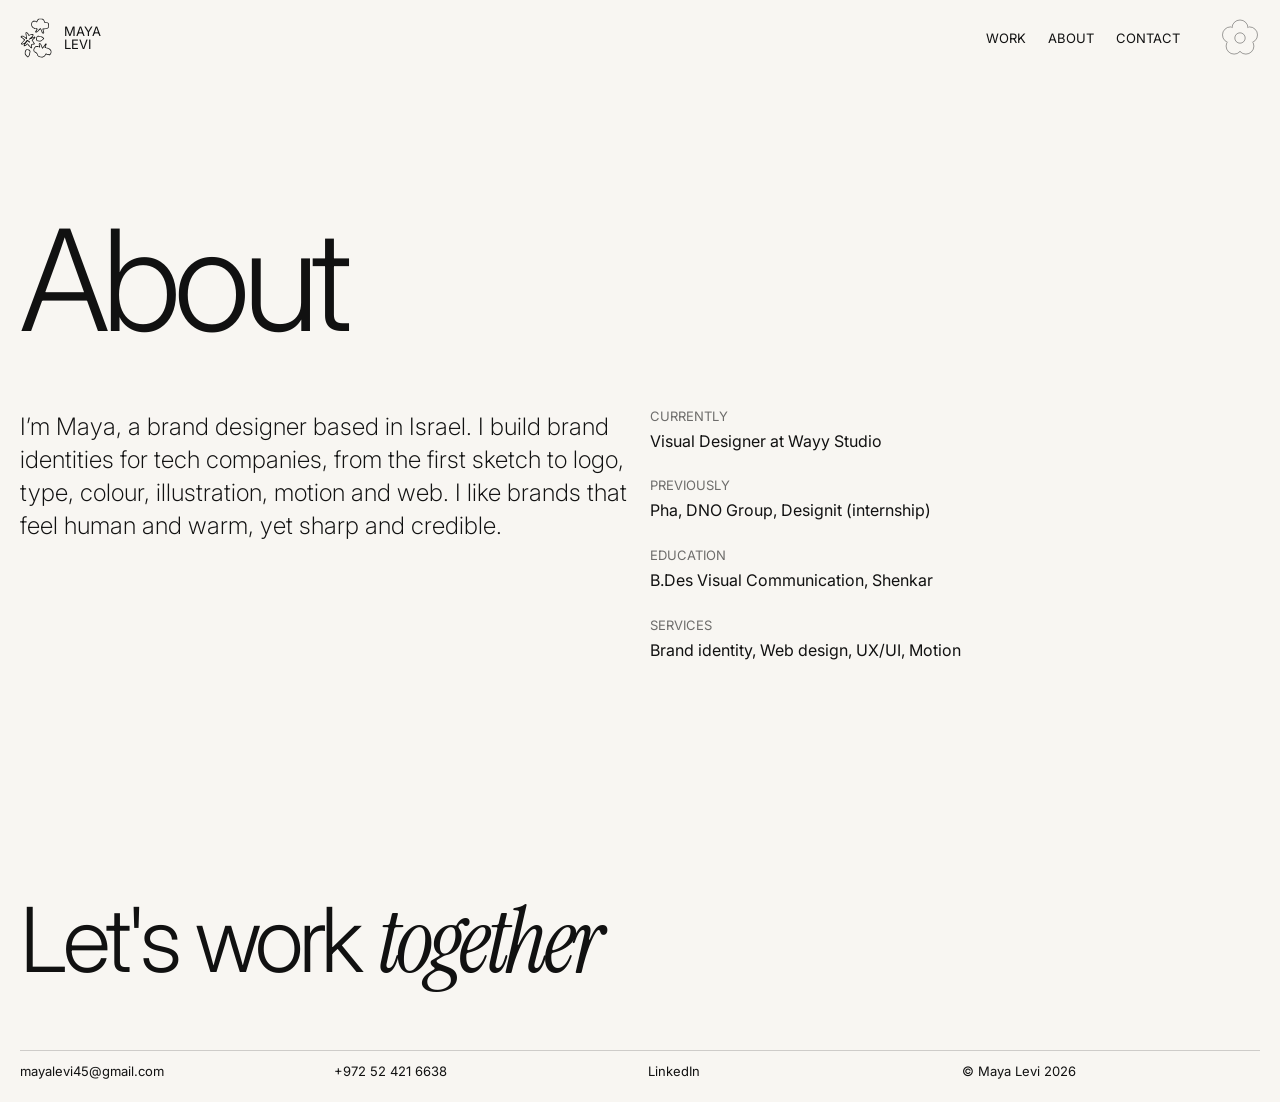
<file: AboutMe.html>
<!doctype html>
<html lang="en">
<head>
<meta charset="utf-8" />
<meta name="viewport" content="width=device-width, initial-scale=1" />
<title>About | Maya Levi</title>
<link rel="icon" href="favicon.svg" type="image/svg+xml" />
<link rel="icon" href="favicon-32.png" sizes="32x32" type="image/png" />
<link rel="apple-touch-icon" href="apple-touch-icon.png" />
<link rel="preconnect" href="https://fonts.googleapis.com" />
<link rel="preconnect" href="https://fonts.gstatic.com" crossorigin />
<link href="https://fonts.googleapis.com/css2?family=Inter:wght@100..900&family=Instrument+Serif:ital@0;1&display=swap" rel="stylesheet" />
<link rel="stylesheet" href="site.css" />
</head>
<body>

<header>
  <a class="brand" href="index.html" aria-label="Maya Levi, home"><svg class="mark" aria-hidden="true" xmlns="http://www.w3.org/2000/svg" viewBox="96 12 503 629"><path fill="currentColor" fill-rule="evenodd" d="M214 631C213 631 211 630 210 628C209 626 205 622 201 618C187 603 181 595 178 590C178 588 177 586 176 585C171 578 171 578 172 561C172 545 172 544 174 538C176 535 177 531 178 528C179 526 180 522 181 521C183 519 184 516 185 514C188 507 201 503 212 506C215 507 221 507 226 508C232 508 237 509 238 509C239 510 242 512 245 513C249 516 256 523 259 529C261 533 260 551 257 556C255 560 255 565 254 573C253 590 247 605 236 617C226 628 220 632 214 631ZM415 631C413 631 410 629 408 628C405 627 402 626 401 626C400 626 398 625 396 624C394 622 391 621 389 620C384 618 370 606 369 602C369 600 368 596 366 593C365 590 364 586 363 584C362 579 355 569 349 565C344 560 334 554 330 554C327 553 316 545 316 543C316 542 315 540 313 538C310 534 307 523 307 516C307 509 310 498 312 493C314 491 315 488 316 486C316 483 317 481 318 480C320 478 321 476 322 475C324 470 333 462 337 460C339 459 342 458 344 457C346 455 348 454 360 454C373 454 374 454 378 456C382 458 385 459 390 460C399 460 400 459 397 452C395 448 393 439 392 428C391 419 397 405 403 404C408 402 426 416 428 423C428 425 430 428 431 430C433 432 434 435 434 438C435 440 436 443 437 444C438 446 440 449 441 453C442 456 443 459 444 460C444 462 446 465 446 468C449 477 452 477 458 468C460 466 462 463 462 462C463 461 466 457 469 452C472 447 476 442 478 440C480 437 482 433 484 431C485 429 487 426 488 425C489 423 490 422 490 422C490 421 492 419 494 416C498 412 499 412 503 412C508 412 509 412 512 416C516 421 517 423 514 428C513 429 512 431 512 432C512 433 510 437 508 442C506 446 504 452 502 455C501 458 499 462 498 465C496 468 496 469 497 470C498 471 499 472 500 472C501 472 504 473 506 474C509 476 513 477 516 478C519 478 524 479 528 481C532 483 536 484 538 484C541 485 545 486 547 487C549 489 555 491 558 493C570 499 580 509 587 523C590 530 590 530 590 546C589 561 589 563 587 568C579 584 578 587 571 592C566 596 566 596 554 596C543 595 541 595 538 593C535 592 532 591 529 591C522 591 518 590 514 587C509 583 508 583 503 590C497 600 493 605 486 612C480 618 469 626 467 626C467 626 464 627 461 629C457 631 456 632 437 632C426 632 416 632 415 631ZM454 619C456 618 459 617 461 616C466 615 477 606 484 597C490 590 491 588 496 578C498 575 500 571 501 571C504 569 509 569 511 570C512 571 515 573 518 575C523 578 526 579 530 580C534 580 539 582 542 583C545 584 550 584 555 584C562 584 562 584 568 579C572 574 573 571 574 568C575 565 576 561 577 560C579 557 580 555 580 544C580 533 579 532 577 529C575 526 574 524 574 523C574 521 562 508 558 506C556 505 553 503 551 502C549 501 546 500 545 499C543 499 540 498 538 497C536 496 521 491 512 489C509 488 504 486 502 485C500 484 496 483 495 483C493 483 490 482 489 482C482 479 481 468 487 462C488 460 490 457 490 454C491 452 492 449 493 447C494 446 495 442 496 440L496 436L493 439C491 440 489 443 488 444C487 446 486 449 484 451C481 454 479 457 472 468C469 472 465 478 463 480C462 482 459 486 458 488C456 493 453 494 449 494C445 494 444 493 442 487C441 485 440 482 439 481C438 479 436 476 436 472C435 469 434 466 433 465C432 463 431 460 430 457C429 454 428 450 427 448C425 447 424 443 424 441C423 439 422 436 421 435C420 434 419 431 418 429C417 425 409 418 407 418C403 418 403 436 407 444C409 450 413 464 413 468C413 472 411 474 407 475C404 476 401 475 395 472C393 471 388 470 383 470C379 469 372 468 368 467C364 466 360 465 358 465C351 466 340 471 337 474C332 479 327 486 327 490C326 492 325 494 323 496C320 500 319 513 320 524C321 531 321 531 327 537C330 540 334 543 337 544C346 547 358 555 363 562C370 570 374 577 374 582C374 584 375 587 377 589C378 591 380 594 380 596C381 601 387 606 394 609C396 610 399 612 400 613C401 614 404 615 407 616C409 616 413 617 416 618C421 622 422 622 438 622C450 622 452 621 454 619ZM222 616C224 614 229 608 231 604C232 602 234 600 235 598C236 597 237 594 238 591C239 587 240 582 241 579C242 575 243 568 244 563C245 558 246 550 247 545C249 537 249 537 246 531C244 526 243 526 236 522C232 520 227 519 224 518C222 518 217 517 212 517C199 515 197 517 192 527C184 544 184 544 183 559C183 573 183 573 186 580C191 591 214 617 218 617C219 617 220 616 222 616ZM270 488C269 488 263 481 256 474C250 467 243 460 242 458C239 455 223 437 219 431C217 428 214 426 213 426C212 426 208 429 204 432C186 449 181 453 175 453C173 453 170 454 167 455C160 458 157 458 156 455C154 452 154 446 155 443C161 434 166 422 165 422C164 420 155 423 152 426C148 428 138 430 124 429C113 428 110 426 110 422C110 418 111 415 116 410C118 408 121 404 123 402C126 398 135 388 148 374C159 362 161 359 161 357C161 354 154 348 148 345C146 344 143 342 142 340C140 339 135 335 130 332C125 328 118 324 115 321C103 312 103 305 115 296C121 292 121 292 133 293C145 293 146 293 150 295C152 297 155 298 156 298C159 299 167 304 180 315C189 322 191 323 192 322C193 320 193 319 192 312C191 307 190 301 190 297C189 293 188 288 187 285C186 280 183 255 183 246C183 238 187 236 200 238C207 239 214 243 220 249C224 253 230 262 230 264C230 265 231 267 233 270C234 272 236 274 236 276C237 279 240 279 246 276C249 274 255 272 268 266C274 264 276 264 286 263C300 263 304 264 307 270C308 274 308 275 307 283C306 294 303 299 292 309C288 313 283 318 282 319C280 322 280 322 285 322C288 321 291 320 292 319C294 318 296 317 298 316C300 316 303 315 305 313C307 312 311 310 314 310C316 309 320 308 321 307C324 304 328 303 330 305C333 308 337 315 338 318C338 322 338 322 330 330C321 339 319 341 306 351C294 360 293 363 298 368C299 370 302 374 305 378C307 383 310 388 311 389C317 397 318 399 320 402C320 404 322 406 323 406C325 407 328 414 328 417C328 420 324 426 321 427C320 427 314 428 308 429C301 430 294 431 292 432C289 433 285 434 283 435C279 435 279 437 282 446C282 450 284 457 284 461C285 466 285 471 286 474C287 477 287 478 285 482C282 488 275 491 270 488ZM274 468C274 463 273 460 271 456C269 451 269 449 268 440C268 431 268 429 270 427C272 425 277 423 283 423C285 423 289 422 292 420C295 419 298 418 302 418C309 418 312 417 313 415C313 413 310 408 307 403C305 401 303 398 302 396C301 394 298 390 296 387C295 385 293 381 292 379C290 378 288 373 285 370C283 367 281 363 281 362C281 359 284 355 286 354C287 353 301 341 306 336C307 335 311 331 315 328C326 318 321 317 304 326C299 329 293 331 291 332C289 333 285 334 283 336C281 337 279 338 278 338C277 338 274 339 271 341C269 342 265 344 262 344C260 345 257 346 256 347C252 350 240 354 237 354C236 353 235 352 235 350C235 346 237 342 245 336C249 332 256 327 259 323C263 319 272 312 279 306C288 297 291 294 292 291C293 289 294 286 294 284C296 279 295 278 289 276C286 275 284 275 276 277C271 278 266 280 264 281C263 282 259 283 256 284C253 284 250 286 248 287C245 290 237 292 233 290C230 290 229 288 226 282C224 279 221 274 221 272C220 269 219 266 217 264C216 263 215 260 214 258C213 256 211 255 211 255C210 255 207 254 205 252C199 248 195 248 194 252C194 254 195 258 196 262C199 271 200 281 200 292C200 298 201 302 202 305C205 311 206 319 206 331C206 343 205 345 201 345C196 345 195 344 179 329C171 322 163 315 162 314C160 314 157 312 156 311C154 310 151 308 148 308C146 307 142 306 140 304C135 301 131 301 127 304C126 305 123 307 122 308C120 310 120 310 122 313C124 314 126 316 128 316C129 317 132 318 133 320C142 326 150 332 152 334C154 335 157 336 159 338C160 339 164 342 166 343C168 344 171 347 173 349C179 354 178 355 158 379C148 391 137 404 133 407C130 411 127 415 127 415C127 416 128 417 130 417C137 419 155 413 163 407C169 402 180 389 185 381C187 378 190 374 192 372C194 370 196 367 197 366C199 364 203 361 206 359C209 357 216 358 222 361C229 365 237 370 242 373C243 375 247 378 249 380C255 384 255 385 255 390C255 396 252 399 246 399C242 399 239 397 228 384C223 379 219 377 216 377C214 378 207 385 202 393C200 395 195 401 192 405C188 409 184 414 183 416C182 419 180 421 179 422C178 423 177 426 176 428C175 430 174 433 173 434C171 437 170 441 173 442C174 442 180 439 184 435C185 433 189 430 192 428C196 425 201 420 205 417C211 412 213 411 217 413C218 413 223 418 227 424C232 430 237 435 239 436C240 438 243 441 245 443C260 461 271 474 273 474C274 474 274 473 274 468ZM393 381C388 380 383 379 381 378C380 377 377 376 376 376C372 376 366 373 364 371C364 370 362 369 360 369C356 367 353 365 351 360C347 353 346 348 349 340C350 337 351 330 352 325C353 314 356 308 363 302C371 295 374 293 378 292C384 292 393 293 397 296C399 298 401 298 409 298C419 298 427 300 434 302C437 303 440 304 441 304C442 304 445 305 448 307C450 309 453 310 454 310C455 310 474 328 475 331C477 337 473 343 448 363C445 366 441 369 440 370C435 375 425 380 416 381C407 382 405 382 393 381ZM423 367C424 366 428 364 430 363C433 362 444 353 456 341C459 338 461 335 461 334C461 331 456 325 449 321C447 320 444 318 442 317C441 316 438 315 434 314C428 314 426 313 424 311C421 308 421 308 416 308C414 309 406 309 400 308C390 307 387 307 385 305C382 303 381 303 380 304C379 305 376 306 374 307C371 308 369 310 368 311C368 313 367 316 365 320C363 326 362 328 362 340C361 351 361 355 362 356C364 359 372 363 376 364C378 365 381 366 383 367C387 369 391 370 406 370C419 370 420 370 423 367ZM453 254C447 253 437 239 436 231C436 228 435 226 433 224C432 222 430 219 430 217C429 215 428 212 427 210C425 208 424 204 424 202C423 197 417 187 416 187C412 187 405 195 388 215C386 218 381 222 379 225C374 229 371 231 365 235C361 237 349 240 344 240C336 240 334 238 334 233C334 229 336 224 343 214C344 213 347 209 348 206C350 203 353 199 355 196C359 190 359 188 354 187C331 183 324 182 318 179C315 177 311 176 310 175C303 173 285 155 279 144C275 137 275 135 274 126C272 114 272 113 274 100C275 91 275 88 277 86C278 85 280 82 280 80C282 75 289 68 297 63C303 58 304 58 315 57C328 55 337 57 343 60C346 63 354 66 356 66C357 66 359 63 361 58C363 54 364 50 365 49C372 37 380 29 389 25C395 22 395 22 420 22C442 23 445 23 449 25C452 26 455 27 457 27C466 29 480 48 482 59C482 62 483 65 484 66C485 67 487 70 488 72C489 75 490 77 490 77C490 77 496 77 503 78C515 79 526 81 533 83C538 85 548 95 548 99C549 101 550 106 551 109C552 115 552 117 551 126C550 132 549 142 549 148C548 159 548 160 545 164C543 166 541 169 541 171C540 172 538 174 536 175C534 176 530 178 528 179C526 181 524 182 523 182C521 182 516 183 510 185C503 186 497 187 484 188C475 188 467 189 466 189C464 190 464 191 464 196C465 199 466 205 467 208C469 212 470 217 470 218C470 220 471 225 473 230C476 239 477 249 475 252C473 255 461 256 453 254ZM464 243C465 243 464 240 463 237C461 234 460 229 460 226C459 222 458 217 457 213C453 204 451 193 450 187C450 180 451 179 464 178C469 177 478 177 484 177C494 178 494 178 498 176C502 174 506 173 513 172C524 170 529 168 534 160C538 154 538 154 539 132C540 110 539 103 533 97C529 93 529 93 512 92C497 91 493 91 487 88C479 85 480 86 475 73C473 69 472 65 472 64C472 61 464 46 460 43C457 40 455 39 450 38C447 37 443 36 440 35C437 33 435 32 417 32C395 32 398 32 387 40C383 43 375 53 374 57C373 60 372 63 371 64C370 66 368 69 368 72C367 74 366 77 365 78C363 81 356 81 351 78C336 69 336 68 321 69C309 69 308 69 303 72C295 76 291 82 285 98C284 101 284 105 284 116C284 129 285 130 287 134C289 136 290 140 291 141C293 148 305 159 318 167C324 170 326 171 340 172C346 173 352 174 354 175C356 176 361 177 364 177C372 178 374 179 374 185C374 188 373 190 370 193C369 195 367 198 367 198C367 199 366 201 364 203C356 215 351 223 351 224C351 225 354 226 357 225C365 223 378 211 389 196C392 192 405 179 406 179C406 179 409 177 411 176C414 173 416 172 419 172C425 172 427 175 428 183C429 185 430 188 431 190C433 192 434 195 434 198C435 200 436 204 437 205C438 207 440 210 441 212C441 215 443 217 443 218C444 220 445 223 446 226C449 233 454 242 456 243C458 244 464 244 464 243Z"/></svg><span>Maya<br />Levi</span></a>
  <nav>
    <a href="Projects.html">Work</a>
    <a href="AboutMe.html">About</a>
    <a href="ContactPage.html">Contact</a>
  </nav>
  <svg class="flower" id="flower" viewBox="0 0 100 100" role="group" aria-label="Background color"></svg>
</header>

<div class="page">
<section class="p-hero">
  <h1>About</h1>
</section>

<section class="p-intro">
  <p class="lead">I&rsquo;m Maya, a&nbsp;brand designer based in Israel. I&nbsp;build brand identities for tech companies, from the first sketch to logo, type, colour, illustration, motion and web. I&nbsp;like brands that feel human and warm, yet sharp and credible.</p>
  <dl class="p-meta">
    <div class="full"><dt>Currently</dt><dd>Visual Designer at Wayy Studio</dd></div>
    <div class="full"><dt>Previously</dt><dd>Pha, DNO Group, Designit (internship)</dd></div>
    <div class="full"><dt>Education</dt><dd>B.Des Visual Communication, Shenkar</dd></div>
    <div class="full"><dt>Services</dt><dd>Brand identity, Web design, UX/UI, Motion</dd></div>
  </dl>
</section>

<footer>
  <p class="big">Let's work <em>together</em></p>
  <div class="row">
    <a class="contact-link" href="mailto:mayalevi45@gmail.com">mayalevi45@gmail.com</a>
    <a class="contact-link" href="tel:+972524216638">+972 52 421 6638</a>
    <a class="contact-link" href="https://www.linkedin.com/in/maya-levi-869219231/" target="_blank" rel="noopener">LinkedIn</a>
    <span>© Maya Levi 2026</span>
  </div>
</footer>
</div>

<div class="cursor" aria-hidden="true"><svg class="cursor-shape" data-shape="cloud" data-off="-85" style="width:62px" viewBox="0 0 287 240"><path fill-rule="evenodd" d="M185 236C179 235 169 221 168 213C168 210 167 208 165 206C164 204 162 201 162 199C161 197 160 194 159 192C157 190 156 186 156 184C155 179 149 169 148 169C144 169 137 177 120 197C118 200 113 204 111 207C106 211 103 213 97 217C93 219 81 222 76 222C68 222 66 220 66 215C66 211 68 206 75 196C76 195 79 191 80 188C82 185 85 181 87 178C91 172 91 170 86 169C63 165 56 164 50 161C47 159 43 158 42 157C35 155 17 137 11 126C7 119 7 117 6 108C4 96 4 95 6 82C7 73 7 70 9 68C10 67 12 64 12 62C14 57 21 50 29 45C35 40 36 40 47 39C60 37 69 39 75 42C78 45 86 48 88 48C89 48 91 45 93 40C95 36 96 32 97 31C104 19 112 11 121 7C127 4 127 4 152 4C174 5 177 5 181 7C184 8 187 9 189 9C198 11 212 30 214 41C214 44 215 47 216 48C217 49 219 52 220 54C221 57 222 59 222 59C222 59 228 59 235 60C247 61 258 63 265 65C270 67 280 77 280 81C281 83 282 88 283 91C284 97 284 99 283 108C282 114 281 124 281 130C280 141 280 142 277 146C275 148 273 151 273 153C272 154 270 156 268 157C266 158 262 160 260 161C258 163 256 164 255 164C253 164 248 165 242 167C235 168 229 169 216 170C207 170 199 171 198 171C196 172 196 173 196 178C197 181 198 187 199 190C201 194 202 199 202 200C202 202 203 207 205 212C208 221 209 231 207 234C205 237 193 238 185 236Z"/></svg><svg class="cursor-shape" data-shape="star" data-off="-50" style="width:60px" viewBox="0 0 239 259"><path fill-rule="evenodd" d="M168 255C167 255 161 248 154 241C148 234 141 227 140 225C137 222 121 204 117 198C115 195 112 193 111 193C110 193 106 196 102 199C84 216 79 220 73 220C71 220 68 221 65 222C58 225 55 225 54 222C52 219 52 213 53 210C59 201 64 189 63 189C62 187 53 190 50 193C46 195 36 197 22 196C11 195 8 193 8 189C8 185 9 182 14 177C16 175 19 171 21 169C24 165 33 155 46 141C57 129 59 126 59 124C59 121 52 115 46 112C44 111 41 109 40 107C38 106 33 102 28 99C23 95 16 91 13 88C1 79 1 72 13 63C19 60 19 60 31 60C43 60 44 60 48 62C50 64 53 65 54 65C57 66 65 71 78 82C87 89 89 90 90 89C91 87 91 86 90 79C89 74 88 68 88 64C87 60 86 55 85 52C84 47 81 22 81 13C81 5 85 3 98 5C105 6 112 10 118 16C122 20 128 29 128 31C128 32 129 34 131 37C132 39 134 41 134 43C135 46 138 46 144 43C147 41 153 39 166 33C172 31 174 31 184 30C198 30 202 31 205 37C206 41 206 42 205 50C204 61 201 66 190 76C186 80 181 85 180 86C178 89 178 89 183 89C186 88 189 87 190 86C192 85 194 84 196 83C198 83 201 82 203 80C205 79 209 77 212 77C214 76 218 75 219 74C222 71 226 70 228 72C231 75 235 82 236 85C236 89 236 89 228 97C219 106 217 108 204 118C192 127 191 130 196 136C197 137 200 141 203 146C205 150 208 155 209 156C215 164 216 166 218 169C218 171 220 173 221 173C223 174 226 181 226 184C226 187 222 193 219 194C218 194 212 195 206 196C199 197 192 198 190 199C187 200 183 201 181 202C177 202 177 204 180 213C180 217 182 224 182 228C183 233 183 238 184 241C185 244 185 245 183 249C180 255 173 258 168 255Z"/></svg><svg class="cursor-shape" data-shape="oval" data-off="-50" style="width:58px" viewBox="0 0 136 97"><path fill-rule="evenodd" d="M50 93C45 92 40 91 38 90C37 89 34 88 33 88C29 88 23 85 21 83C21 82 19 81 17 81C13 79 10 77 8 72C4 65 3 60 6 52C7 49 8 42 9 37C10 26 13 20 20 14C28 7 31 5 35 4C41 4 50 5 54 8C56 10 58 10 66 10C76 10 84 12 92 14C94 15 97 16 98 16C99 16 102 17 105 19C107 21 110 22 111 22C112 22 131 40 132 43C134 49 130 55 105 75C102 78 98 81 97 82C92 87 82 92 73 93C64 94 62 94 50 93Z"/></svg><svg class="cursor-shape" data-shape="wings" data-off="-20" style="width:64px" viewBox="0 0 290 236"><path fill-rule="evenodd" d="M112 232C110 232 107 230 105 229C102 228 99 227 98 227C97 227 95 226 93 225C91 223 88 222 86 221C81 219 67 207 66 203C66 201 65 197 63 194C62 191 61 187 60 184C59 180 52 170 46 166C41 161 31 155 27 155C24 154 13 146 13 144C13 143 12 141 10 139C7 135 4 124 4 117C4 110 7 99 9 94C11 92 12 89 13 87C13 84 14 82 15 81C17 79 18 77 19 76C21 71 30 63 34 61C36 60 39 59 40 58C43 56 45 55 57 55C70 55 71 55 75 57C79 59 82 60 87 61C96 61 97 60 94 53C92 49 90 40 89 29C88 20 94 6 100 5C105 3 123 17 125 24C125 26 127 29 128 31C130 33 131 36 131 39C132 41 133 44 134 45C135 47 137 50 138 54C139 57 140 60 141 62C141 63 143 66 143 69C146 78 149 78 155 69C157 67 159 64 159 63C160 62 163 58 166 53C169 48 173 43 175 40C177 38 179 34 181 32C182 30 184 27 185 26C186 24 187 23 187 23C187 22 189 20 191 17C195 13 196 13 200 13C205 13 206 13 209 17C213 22 214 24 211 28C210 30 209 32 209 33C209 34 207 38 205 43C203 47 201 53 199 56C198 59 196 63 195 66C193 69 193 70 194 71C195 72 196 73 197 73C198 73 201 74 203 75C206 77 210 78 213 79C216 79 221 80 225 82C229 84 233 85 236 85C238 86 242 87 244 88C246 90 252 92 255 94C267 100 277 110 284 124C287 131 287 131 287 147C286 162 286 164 284 170C276 185 275 188 268 193C262 197 262 197 250 197C240 196 238 196 235 194C232 193 229 192 226 192C219 192 215 191 211 188C206 184 205 184 200 191C194 201 190 206 183 213C177 219 166 227 164 227C164 227 161 228 158 230C154 232 153 233 134 233C123 233 113 233 112 232Z"/></svg><svg class="cursor-shape" data-shape="drop" data-off="-40" style="width:46px" viewBox="0 0 96 134"><path fill-rule="evenodd" d="M47 130C46 130 44 129 43 127C42 125 38 121 34 117C20 102 14 94 11 89C11 87 10 85 9 84C4 77 4 77 5 60C5 44 5 43 7 38C9 34 10 30 11 27C12 25 13 21 14 20C16 18 17 15 18 13C21 6 34 2 46 5C48 6 54 6 59 7C65 7 70 8 71 8C72 9 75 11 78 12C82 15 89 22 92 28C94 32 93 50 90 56C88 59 88 64 87 72C86 89 80 104 69 116C59 127 53 131 47 130Z"/></svg><span></span></div>
<script src="site.js"></script>
</body>
</html>
</file>
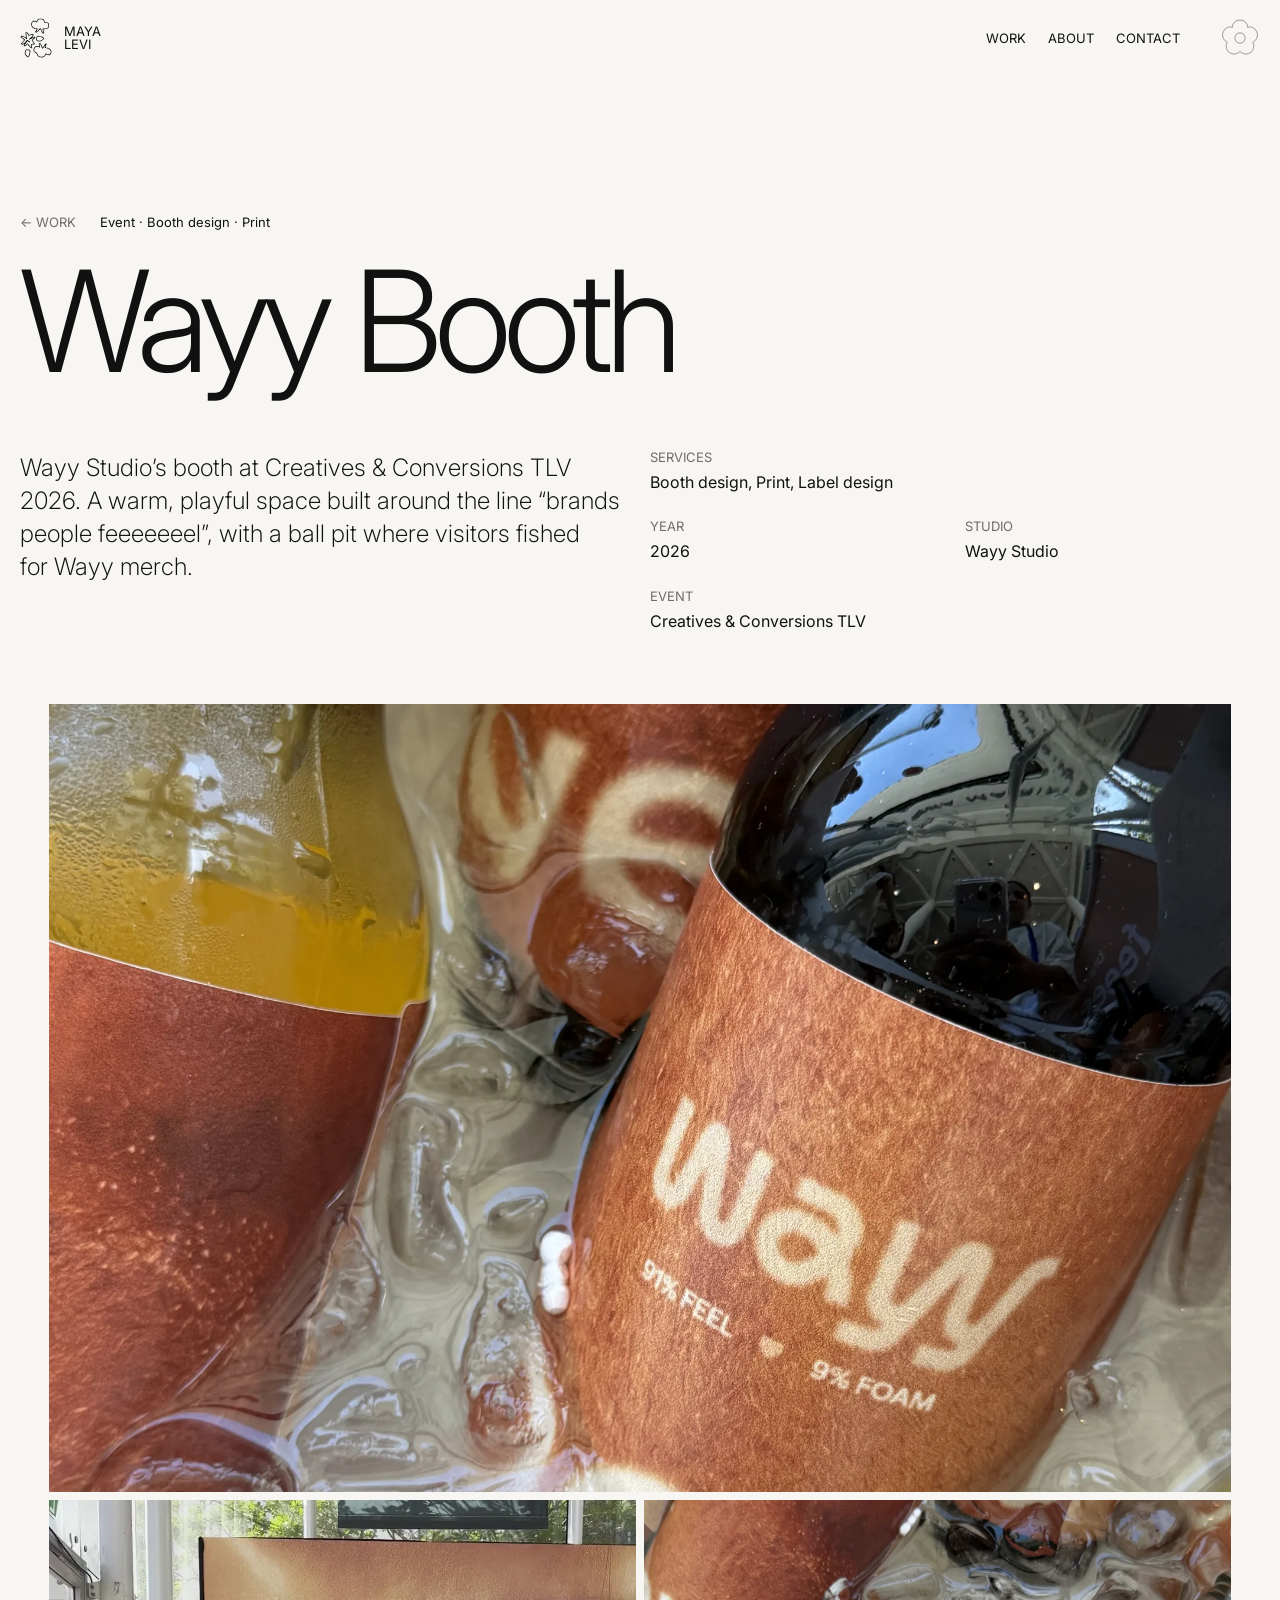
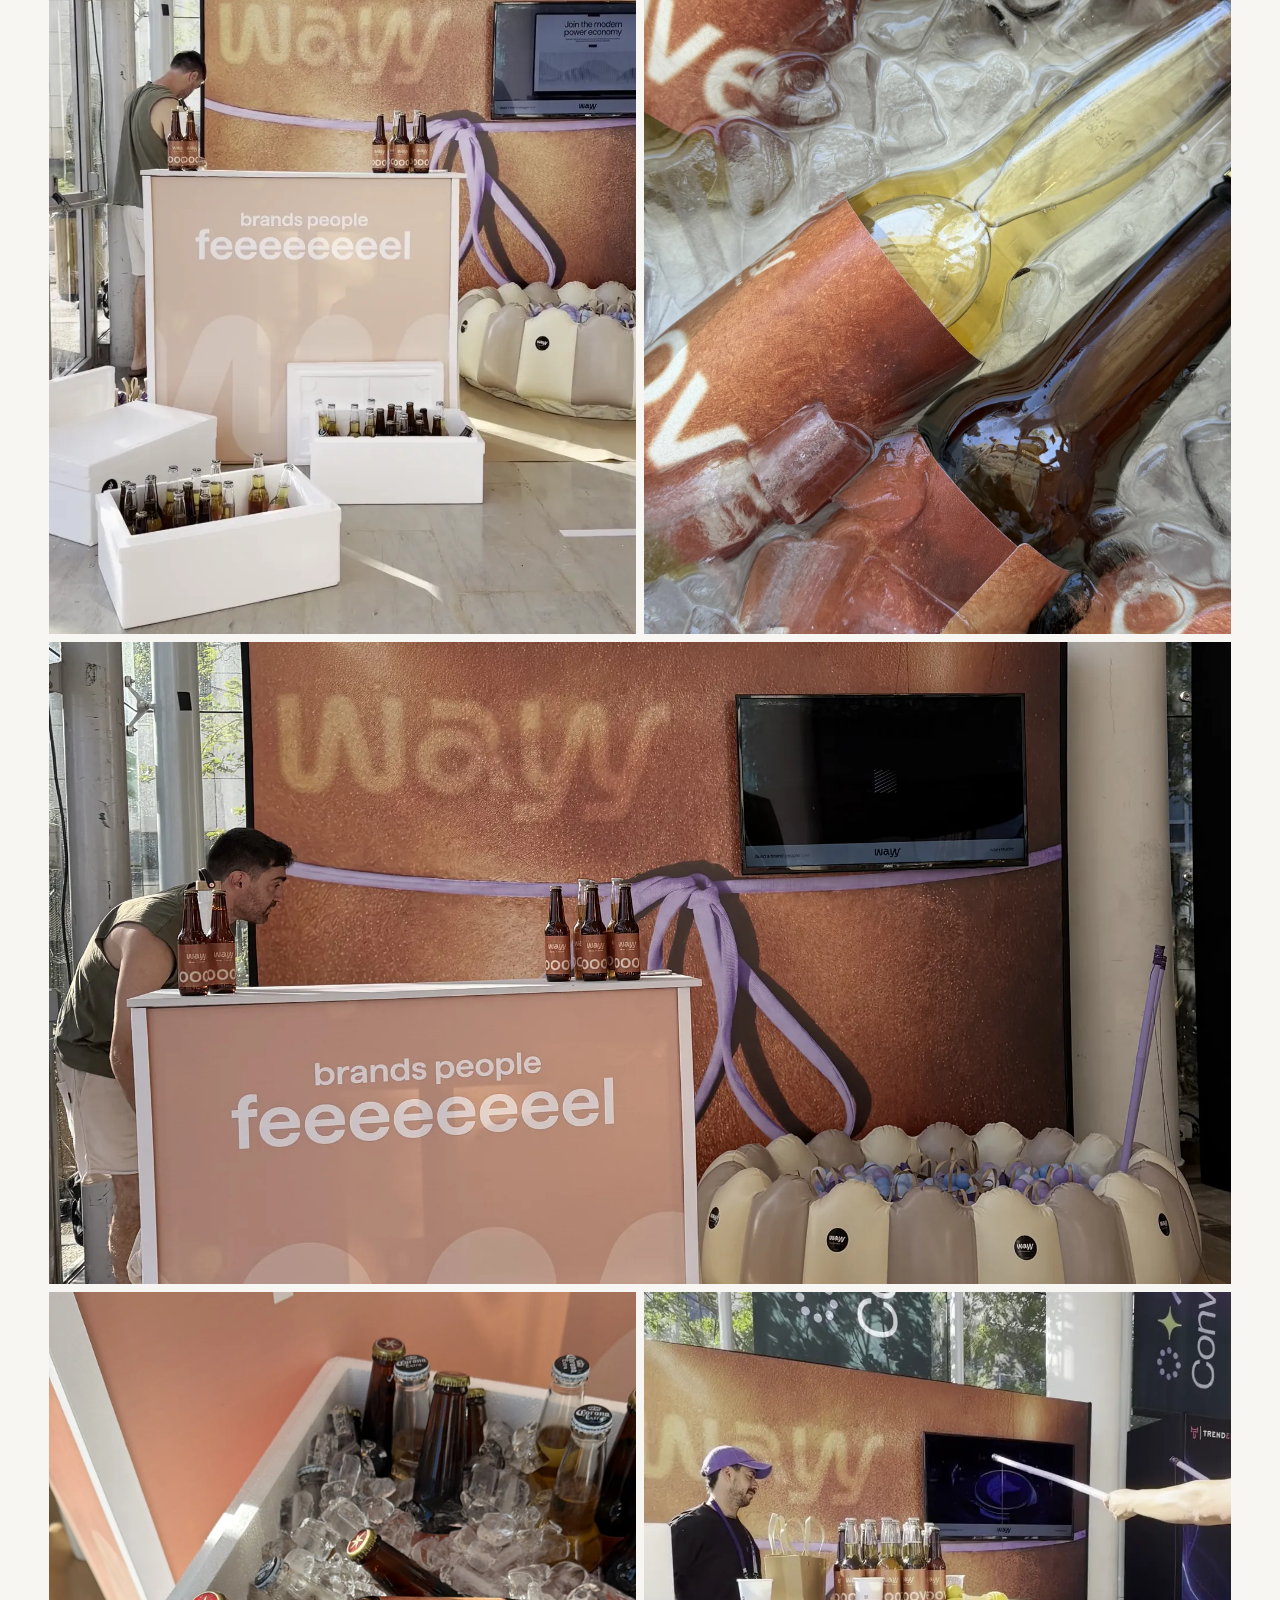
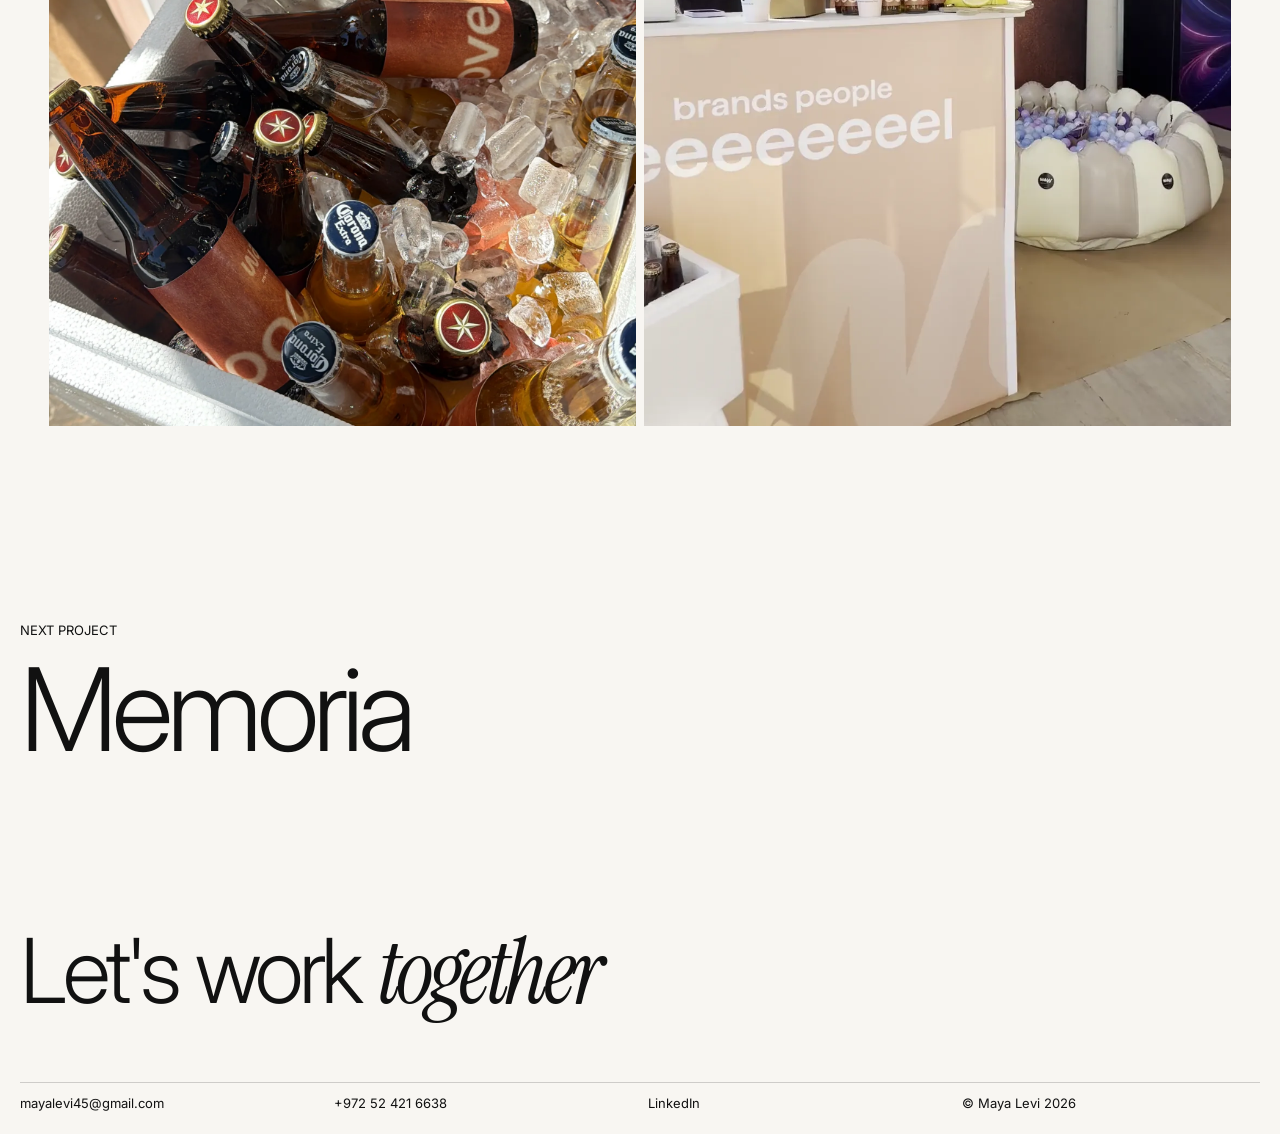
<file: booth.html>
<!doctype html>
<html lang="en">
<head>
<meta charset="utf-8" />
<meta name="viewport" content="width=device-width, initial-scale=1" />
<title>Wayy Booth | Maya Levi</title>
<link rel="icon" href="favicon.svg" type="image/svg+xml" />
<link rel="icon" href="favicon-32.png" sizes="32x32" type="image/png" />
<link rel="apple-touch-icon" href="apple-touch-icon.png" />
<link rel="preconnect" href="https://fonts.googleapis.com" />
<link rel="preconnect" href="https://fonts.gstatic.com" crossorigin />
<link href="https://fonts.googleapis.com/css2?family=Inter:wght@100..900&family=Instrument+Serif:ital@0;1&display=swap" rel="stylesheet" />
<link rel="stylesheet" href="site.css" />
</head>
<body>

<header>
  <a class="brand" href="index.html" aria-label="Maya Levi, home"><svg class="mark" aria-hidden="true" xmlns="http://www.w3.org/2000/svg" viewBox="96 12 503 629"><path fill="currentColor" fill-rule="evenodd" d="M214 631C213 631 211 630 210 628C209 626 205 622 201 618C187 603 181 595 178 590C178 588 177 586 176 585C171 578 171 578 172 561C172 545 172 544 174 538C176 535 177 531 178 528C179 526 180 522 181 521C183 519 184 516 185 514C188 507 201 503 212 506C215 507 221 507 226 508C232 508 237 509 238 509C239 510 242 512 245 513C249 516 256 523 259 529C261 533 260 551 257 556C255 560 255 565 254 573C253 590 247 605 236 617C226 628 220 632 214 631ZM415 631C413 631 410 629 408 628C405 627 402 626 401 626C400 626 398 625 396 624C394 622 391 621 389 620C384 618 370 606 369 602C369 600 368 596 366 593C365 590 364 586 363 584C362 579 355 569 349 565C344 560 334 554 330 554C327 553 316 545 316 543C316 542 315 540 313 538C310 534 307 523 307 516C307 509 310 498 312 493C314 491 315 488 316 486C316 483 317 481 318 480C320 478 321 476 322 475C324 470 333 462 337 460C339 459 342 458 344 457C346 455 348 454 360 454C373 454 374 454 378 456C382 458 385 459 390 460C399 460 400 459 397 452C395 448 393 439 392 428C391 419 397 405 403 404C408 402 426 416 428 423C428 425 430 428 431 430C433 432 434 435 434 438C435 440 436 443 437 444C438 446 440 449 441 453C442 456 443 459 444 460C444 462 446 465 446 468C449 477 452 477 458 468C460 466 462 463 462 462C463 461 466 457 469 452C472 447 476 442 478 440C480 437 482 433 484 431C485 429 487 426 488 425C489 423 490 422 490 422C490 421 492 419 494 416C498 412 499 412 503 412C508 412 509 412 512 416C516 421 517 423 514 428C513 429 512 431 512 432C512 433 510 437 508 442C506 446 504 452 502 455C501 458 499 462 498 465C496 468 496 469 497 470C498 471 499 472 500 472C501 472 504 473 506 474C509 476 513 477 516 478C519 478 524 479 528 481C532 483 536 484 538 484C541 485 545 486 547 487C549 489 555 491 558 493C570 499 580 509 587 523C590 530 590 530 590 546C589 561 589 563 587 568C579 584 578 587 571 592C566 596 566 596 554 596C543 595 541 595 538 593C535 592 532 591 529 591C522 591 518 590 514 587C509 583 508 583 503 590C497 600 493 605 486 612C480 618 469 626 467 626C467 626 464 627 461 629C457 631 456 632 437 632C426 632 416 632 415 631ZM454 619C456 618 459 617 461 616C466 615 477 606 484 597C490 590 491 588 496 578C498 575 500 571 501 571C504 569 509 569 511 570C512 571 515 573 518 575C523 578 526 579 530 580C534 580 539 582 542 583C545 584 550 584 555 584C562 584 562 584 568 579C572 574 573 571 574 568C575 565 576 561 577 560C579 557 580 555 580 544C580 533 579 532 577 529C575 526 574 524 574 523C574 521 562 508 558 506C556 505 553 503 551 502C549 501 546 500 545 499C543 499 540 498 538 497C536 496 521 491 512 489C509 488 504 486 502 485C500 484 496 483 495 483C493 483 490 482 489 482C482 479 481 468 487 462C488 460 490 457 490 454C491 452 492 449 493 447C494 446 495 442 496 440L496 436L493 439C491 440 489 443 488 444C487 446 486 449 484 451C481 454 479 457 472 468C469 472 465 478 463 480C462 482 459 486 458 488C456 493 453 494 449 494C445 494 444 493 442 487C441 485 440 482 439 481C438 479 436 476 436 472C435 469 434 466 433 465C432 463 431 460 430 457C429 454 428 450 427 448C425 447 424 443 424 441C423 439 422 436 421 435C420 434 419 431 418 429C417 425 409 418 407 418C403 418 403 436 407 444C409 450 413 464 413 468C413 472 411 474 407 475C404 476 401 475 395 472C393 471 388 470 383 470C379 469 372 468 368 467C364 466 360 465 358 465C351 466 340 471 337 474C332 479 327 486 327 490C326 492 325 494 323 496C320 500 319 513 320 524C321 531 321 531 327 537C330 540 334 543 337 544C346 547 358 555 363 562C370 570 374 577 374 582C374 584 375 587 377 589C378 591 380 594 380 596C381 601 387 606 394 609C396 610 399 612 400 613C401 614 404 615 407 616C409 616 413 617 416 618C421 622 422 622 438 622C450 622 452 621 454 619ZM222 616C224 614 229 608 231 604C232 602 234 600 235 598C236 597 237 594 238 591C239 587 240 582 241 579C242 575 243 568 244 563C245 558 246 550 247 545C249 537 249 537 246 531C244 526 243 526 236 522C232 520 227 519 224 518C222 518 217 517 212 517C199 515 197 517 192 527C184 544 184 544 183 559C183 573 183 573 186 580C191 591 214 617 218 617C219 617 220 616 222 616ZM270 488C269 488 263 481 256 474C250 467 243 460 242 458C239 455 223 437 219 431C217 428 214 426 213 426C212 426 208 429 204 432C186 449 181 453 175 453C173 453 170 454 167 455C160 458 157 458 156 455C154 452 154 446 155 443C161 434 166 422 165 422C164 420 155 423 152 426C148 428 138 430 124 429C113 428 110 426 110 422C110 418 111 415 116 410C118 408 121 404 123 402C126 398 135 388 148 374C159 362 161 359 161 357C161 354 154 348 148 345C146 344 143 342 142 340C140 339 135 335 130 332C125 328 118 324 115 321C103 312 103 305 115 296C121 292 121 292 133 293C145 293 146 293 150 295C152 297 155 298 156 298C159 299 167 304 180 315C189 322 191 323 192 322C193 320 193 319 192 312C191 307 190 301 190 297C189 293 188 288 187 285C186 280 183 255 183 246C183 238 187 236 200 238C207 239 214 243 220 249C224 253 230 262 230 264C230 265 231 267 233 270C234 272 236 274 236 276C237 279 240 279 246 276C249 274 255 272 268 266C274 264 276 264 286 263C300 263 304 264 307 270C308 274 308 275 307 283C306 294 303 299 292 309C288 313 283 318 282 319C280 322 280 322 285 322C288 321 291 320 292 319C294 318 296 317 298 316C300 316 303 315 305 313C307 312 311 310 314 310C316 309 320 308 321 307C324 304 328 303 330 305C333 308 337 315 338 318C338 322 338 322 330 330C321 339 319 341 306 351C294 360 293 363 298 368C299 370 302 374 305 378C307 383 310 388 311 389C317 397 318 399 320 402C320 404 322 406 323 406C325 407 328 414 328 417C328 420 324 426 321 427C320 427 314 428 308 429C301 430 294 431 292 432C289 433 285 434 283 435C279 435 279 437 282 446C282 450 284 457 284 461C285 466 285 471 286 474C287 477 287 478 285 482C282 488 275 491 270 488ZM274 468C274 463 273 460 271 456C269 451 269 449 268 440C268 431 268 429 270 427C272 425 277 423 283 423C285 423 289 422 292 420C295 419 298 418 302 418C309 418 312 417 313 415C313 413 310 408 307 403C305 401 303 398 302 396C301 394 298 390 296 387C295 385 293 381 292 379C290 378 288 373 285 370C283 367 281 363 281 362C281 359 284 355 286 354C287 353 301 341 306 336C307 335 311 331 315 328C326 318 321 317 304 326C299 329 293 331 291 332C289 333 285 334 283 336C281 337 279 338 278 338C277 338 274 339 271 341C269 342 265 344 262 344C260 345 257 346 256 347C252 350 240 354 237 354C236 353 235 352 235 350C235 346 237 342 245 336C249 332 256 327 259 323C263 319 272 312 279 306C288 297 291 294 292 291C293 289 294 286 294 284C296 279 295 278 289 276C286 275 284 275 276 277C271 278 266 280 264 281C263 282 259 283 256 284C253 284 250 286 248 287C245 290 237 292 233 290C230 290 229 288 226 282C224 279 221 274 221 272C220 269 219 266 217 264C216 263 215 260 214 258C213 256 211 255 211 255C210 255 207 254 205 252C199 248 195 248 194 252C194 254 195 258 196 262C199 271 200 281 200 292C200 298 201 302 202 305C205 311 206 319 206 331C206 343 205 345 201 345C196 345 195 344 179 329C171 322 163 315 162 314C160 314 157 312 156 311C154 310 151 308 148 308C146 307 142 306 140 304C135 301 131 301 127 304C126 305 123 307 122 308C120 310 120 310 122 313C124 314 126 316 128 316C129 317 132 318 133 320C142 326 150 332 152 334C154 335 157 336 159 338C160 339 164 342 166 343C168 344 171 347 173 349C179 354 178 355 158 379C148 391 137 404 133 407C130 411 127 415 127 415C127 416 128 417 130 417C137 419 155 413 163 407C169 402 180 389 185 381C187 378 190 374 192 372C194 370 196 367 197 366C199 364 203 361 206 359C209 357 216 358 222 361C229 365 237 370 242 373C243 375 247 378 249 380C255 384 255 385 255 390C255 396 252 399 246 399C242 399 239 397 228 384C223 379 219 377 216 377C214 378 207 385 202 393C200 395 195 401 192 405C188 409 184 414 183 416C182 419 180 421 179 422C178 423 177 426 176 428C175 430 174 433 173 434C171 437 170 441 173 442C174 442 180 439 184 435C185 433 189 430 192 428C196 425 201 420 205 417C211 412 213 411 217 413C218 413 223 418 227 424C232 430 237 435 239 436C240 438 243 441 245 443C260 461 271 474 273 474C274 474 274 473 274 468ZM393 381C388 380 383 379 381 378C380 377 377 376 376 376C372 376 366 373 364 371C364 370 362 369 360 369C356 367 353 365 351 360C347 353 346 348 349 340C350 337 351 330 352 325C353 314 356 308 363 302C371 295 374 293 378 292C384 292 393 293 397 296C399 298 401 298 409 298C419 298 427 300 434 302C437 303 440 304 441 304C442 304 445 305 448 307C450 309 453 310 454 310C455 310 474 328 475 331C477 337 473 343 448 363C445 366 441 369 440 370C435 375 425 380 416 381C407 382 405 382 393 381ZM423 367C424 366 428 364 430 363C433 362 444 353 456 341C459 338 461 335 461 334C461 331 456 325 449 321C447 320 444 318 442 317C441 316 438 315 434 314C428 314 426 313 424 311C421 308 421 308 416 308C414 309 406 309 400 308C390 307 387 307 385 305C382 303 381 303 380 304C379 305 376 306 374 307C371 308 369 310 368 311C368 313 367 316 365 320C363 326 362 328 362 340C361 351 361 355 362 356C364 359 372 363 376 364C378 365 381 366 383 367C387 369 391 370 406 370C419 370 420 370 423 367ZM453 254C447 253 437 239 436 231C436 228 435 226 433 224C432 222 430 219 430 217C429 215 428 212 427 210C425 208 424 204 424 202C423 197 417 187 416 187C412 187 405 195 388 215C386 218 381 222 379 225C374 229 371 231 365 235C361 237 349 240 344 240C336 240 334 238 334 233C334 229 336 224 343 214C344 213 347 209 348 206C350 203 353 199 355 196C359 190 359 188 354 187C331 183 324 182 318 179C315 177 311 176 310 175C303 173 285 155 279 144C275 137 275 135 274 126C272 114 272 113 274 100C275 91 275 88 277 86C278 85 280 82 280 80C282 75 289 68 297 63C303 58 304 58 315 57C328 55 337 57 343 60C346 63 354 66 356 66C357 66 359 63 361 58C363 54 364 50 365 49C372 37 380 29 389 25C395 22 395 22 420 22C442 23 445 23 449 25C452 26 455 27 457 27C466 29 480 48 482 59C482 62 483 65 484 66C485 67 487 70 488 72C489 75 490 77 490 77C490 77 496 77 503 78C515 79 526 81 533 83C538 85 548 95 548 99C549 101 550 106 551 109C552 115 552 117 551 126C550 132 549 142 549 148C548 159 548 160 545 164C543 166 541 169 541 171C540 172 538 174 536 175C534 176 530 178 528 179C526 181 524 182 523 182C521 182 516 183 510 185C503 186 497 187 484 188C475 188 467 189 466 189C464 190 464 191 464 196C465 199 466 205 467 208C469 212 470 217 470 218C470 220 471 225 473 230C476 239 477 249 475 252C473 255 461 256 453 254ZM464 243C465 243 464 240 463 237C461 234 460 229 460 226C459 222 458 217 457 213C453 204 451 193 450 187C450 180 451 179 464 178C469 177 478 177 484 177C494 178 494 178 498 176C502 174 506 173 513 172C524 170 529 168 534 160C538 154 538 154 539 132C540 110 539 103 533 97C529 93 529 93 512 92C497 91 493 91 487 88C479 85 480 86 475 73C473 69 472 65 472 64C472 61 464 46 460 43C457 40 455 39 450 38C447 37 443 36 440 35C437 33 435 32 417 32C395 32 398 32 387 40C383 43 375 53 374 57C373 60 372 63 371 64C370 66 368 69 368 72C367 74 366 77 365 78C363 81 356 81 351 78C336 69 336 68 321 69C309 69 308 69 303 72C295 76 291 82 285 98C284 101 284 105 284 116C284 129 285 130 287 134C289 136 290 140 291 141C293 148 305 159 318 167C324 170 326 171 340 172C346 173 352 174 354 175C356 176 361 177 364 177C372 178 374 179 374 185C374 188 373 190 370 193C369 195 367 198 367 198C367 199 366 201 364 203C356 215 351 223 351 224C351 225 354 226 357 225C365 223 378 211 389 196C392 192 405 179 406 179C406 179 409 177 411 176C414 173 416 172 419 172C425 172 427 175 428 183C429 185 430 188 431 190C433 192 434 195 434 198C435 200 436 204 437 205C438 207 440 210 441 212C441 215 443 217 443 218C444 220 445 223 446 226C449 233 454 242 456 243C458 244 464 244 464 243Z"/></svg><span>Maya<br />Levi</span></a>
  <nav>
    <a href="Projects.html">Work</a>
    <a href="AboutMe.html">About</a>
    <a href="ContactPage.html">Contact</a>
  </nav>
  <svg class="flower" id="flower" viewBox="0 0 100 100" role="group" aria-label="Background color"></svg>
</header>

<div class="page">
<section class="p-hero">
  <div class="eyebrow"><a href="Projects.html">← Work</a><span>Event · Booth design · Print</span></div>
  <h1>Wayy Booth</h1>
</section>

<section class="p-intro">
  <p class="lead">Wayy Studio&rsquo;s booth at Creatives &amp; Conversions TLV 2026. A&nbsp;warm, playful space built around the line &ldquo;brands people feeeeeeel&rdquo;, with a&nbsp;ball pit where visitors fished for Wayy&nbsp;merch.</p>
  <dl class="p-meta">
    <div class="full"><dt>Services</dt><dd>Booth design, Print, Label design</dd></div>
    <div><dt>Year</dt><dd>2026</dd></div>
    <div><dt>Studio</dt><dd>Wayy Studio</dd></div>
    <div class="full"><dt>Event</dt><dd>Creatives &amp; Conversions TLV</dd></div>
  </dl>
</section>

<section class="gallery" style="--k:1.5">
    <div class="g-row eq"><figure style="--a:1.5"><img src="booth/booth-hero.webp" width="2000" height="1333" loading="lazy" decoding="async" alt="Wayy beer on ice"></figure></div>
    <div class="g-row eq"><figure style="--a:0.8"><video muted loop playsinline preload="none" width="1080" height="1350" poster="booth/booth-walk.webp" aria-label="Wayy booth, walkthrough"><source src="booth/booth-walk.mp4" type="video/mp4"></video></figure><figure style="--a:0.8"><img src="booth/booth-ice.webp" width="1600" height="2000" loading="lazy" decoding="async" alt="Wayy beer labels on ice"></figure></div>
    <div class="g-row eq"><figure style="--a:1.8396"><img src="booth/booth-sign.webp" width="2000" height="1087" loading="lazy" decoding="async" alt="Brands people feeeeeeel sign and ball pit"></figure></div>
    <div class="g-row eq"><figure style="--a:0.8"><img src="booth/booth-cooler.webp" width="1600" height="2000" loading="lazy" decoding="async" alt="Cooler full of Wayy beer"></figure><figure style="--a:0.8"><video muted loop playsinline preload="none" width="1080" height="1350" poster="booth/booth-play.webp" aria-label="Visitors playing at the booth"><source src="booth/booth-play.mp4" type="video/mp4"></video></figure></div>
</section>

<a class="next" href="memoria.html" data-cursor="Next"><span class="lab">Next project</span><span class="name">Memoria</span></a>

<footer>
  <p class="big">Let's work <em>together</em></p>
  <div class="row">
    <a class="contact-link" href="mailto:mayalevi45@gmail.com">mayalevi45@gmail.com</a>
    <a class="contact-link" href="tel:+972524216638">+972 52 421 6638</a>
    <a class="contact-link" href="https://www.linkedin.com/in/maya-levi-869219231/" target="_blank" rel="noopener">LinkedIn</a>
    <span>© Maya Levi 2026</span>
  </div>
</footer>
</div>

<div class="cursor" aria-hidden="true"><svg class="cursor-shape" data-shape="cloud" data-off="-85" style="width:62px" viewBox="0 0 287 240"><path fill-rule="evenodd" d="M185 236C179 235 169 221 168 213C168 210 167 208 165 206C164 204 162 201 162 199C161 197 160 194 159 192C157 190 156 186 156 184C155 179 149 169 148 169C144 169 137 177 120 197C118 200 113 204 111 207C106 211 103 213 97 217C93 219 81 222 76 222C68 222 66 220 66 215C66 211 68 206 75 196C76 195 79 191 80 188C82 185 85 181 87 178C91 172 91 170 86 169C63 165 56 164 50 161C47 159 43 158 42 157C35 155 17 137 11 126C7 119 7 117 6 108C4 96 4 95 6 82C7 73 7 70 9 68C10 67 12 64 12 62C14 57 21 50 29 45C35 40 36 40 47 39C60 37 69 39 75 42C78 45 86 48 88 48C89 48 91 45 93 40C95 36 96 32 97 31C104 19 112 11 121 7C127 4 127 4 152 4C174 5 177 5 181 7C184 8 187 9 189 9C198 11 212 30 214 41C214 44 215 47 216 48C217 49 219 52 220 54C221 57 222 59 222 59C222 59 228 59 235 60C247 61 258 63 265 65C270 67 280 77 280 81C281 83 282 88 283 91C284 97 284 99 283 108C282 114 281 124 281 130C280 141 280 142 277 146C275 148 273 151 273 153C272 154 270 156 268 157C266 158 262 160 260 161C258 163 256 164 255 164C253 164 248 165 242 167C235 168 229 169 216 170C207 170 199 171 198 171C196 172 196 173 196 178C197 181 198 187 199 190C201 194 202 199 202 200C202 202 203 207 205 212C208 221 209 231 207 234C205 237 193 238 185 236Z"/></svg><svg class="cursor-shape" data-shape="star" data-off="-50" style="width:60px" viewBox="0 0 239 259"><path fill-rule="evenodd" d="M168 255C167 255 161 248 154 241C148 234 141 227 140 225C137 222 121 204 117 198C115 195 112 193 111 193C110 193 106 196 102 199C84 216 79 220 73 220C71 220 68 221 65 222C58 225 55 225 54 222C52 219 52 213 53 210C59 201 64 189 63 189C62 187 53 190 50 193C46 195 36 197 22 196C11 195 8 193 8 189C8 185 9 182 14 177C16 175 19 171 21 169C24 165 33 155 46 141C57 129 59 126 59 124C59 121 52 115 46 112C44 111 41 109 40 107C38 106 33 102 28 99C23 95 16 91 13 88C1 79 1 72 13 63C19 60 19 60 31 60C43 60 44 60 48 62C50 64 53 65 54 65C57 66 65 71 78 82C87 89 89 90 90 89C91 87 91 86 90 79C89 74 88 68 88 64C87 60 86 55 85 52C84 47 81 22 81 13C81 5 85 3 98 5C105 6 112 10 118 16C122 20 128 29 128 31C128 32 129 34 131 37C132 39 134 41 134 43C135 46 138 46 144 43C147 41 153 39 166 33C172 31 174 31 184 30C198 30 202 31 205 37C206 41 206 42 205 50C204 61 201 66 190 76C186 80 181 85 180 86C178 89 178 89 183 89C186 88 189 87 190 86C192 85 194 84 196 83C198 83 201 82 203 80C205 79 209 77 212 77C214 76 218 75 219 74C222 71 226 70 228 72C231 75 235 82 236 85C236 89 236 89 228 97C219 106 217 108 204 118C192 127 191 130 196 136C197 137 200 141 203 146C205 150 208 155 209 156C215 164 216 166 218 169C218 171 220 173 221 173C223 174 226 181 226 184C226 187 222 193 219 194C218 194 212 195 206 196C199 197 192 198 190 199C187 200 183 201 181 202C177 202 177 204 180 213C180 217 182 224 182 228C183 233 183 238 184 241C185 244 185 245 183 249C180 255 173 258 168 255Z"/></svg><svg class="cursor-shape" data-shape="oval" data-off="-50" style="width:58px" viewBox="0 0 136 97"><path fill-rule="evenodd" d="M50 93C45 92 40 91 38 90C37 89 34 88 33 88C29 88 23 85 21 83C21 82 19 81 17 81C13 79 10 77 8 72C4 65 3 60 6 52C7 49 8 42 9 37C10 26 13 20 20 14C28 7 31 5 35 4C41 4 50 5 54 8C56 10 58 10 66 10C76 10 84 12 92 14C94 15 97 16 98 16C99 16 102 17 105 19C107 21 110 22 111 22C112 22 131 40 132 43C134 49 130 55 105 75C102 78 98 81 97 82C92 87 82 92 73 93C64 94 62 94 50 93Z"/></svg><svg class="cursor-shape" data-shape="wings" data-off="-20" style="width:64px" viewBox="0 0 290 236"><path fill-rule="evenodd" d="M112 232C110 232 107 230 105 229C102 228 99 227 98 227C97 227 95 226 93 225C91 223 88 222 86 221C81 219 67 207 66 203C66 201 65 197 63 194C62 191 61 187 60 184C59 180 52 170 46 166C41 161 31 155 27 155C24 154 13 146 13 144C13 143 12 141 10 139C7 135 4 124 4 117C4 110 7 99 9 94C11 92 12 89 13 87C13 84 14 82 15 81C17 79 18 77 19 76C21 71 30 63 34 61C36 60 39 59 40 58C43 56 45 55 57 55C70 55 71 55 75 57C79 59 82 60 87 61C96 61 97 60 94 53C92 49 90 40 89 29C88 20 94 6 100 5C105 3 123 17 125 24C125 26 127 29 128 31C130 33 131 36 131 39C132 41 133 44 134 45C135 47 137 50 138 54C139 57 140 60 141 62C141 63 143 66 143 69C146 78 149 78 155 69C157 67 159 64 159 63C160 62 163 58 166 53C169 48 173 43 175 40C177 38 179 34 181 32C182 30 184 27 185 26C186 24 187 23 187 23C187 22 189 20 191 17C195 13 196 13 200 13C205 13 206 13 209 17C213 22 214 24 211 28C210 30 209 32 209 33C209 34 207 38 205 43C203 47 201 53 199 56C198 59 196 63 195 66C193 69 193 70 194 71C195 72 196 73 197 73C198 73 201 74 203 75C206 77 210 78 213 79C216 79 221 80 225 82C229 84 233 85 236 85C238 86 242 87 244 88C246 90 252 92 255 94C267 100 277 110 284 124C287 131 287 131 287 147C286 162 286 164 284 170C276 185 275 188 268 193C262 197 262 197 250 197C240 196 238 196 235 194C232 193 229 192 226 192C219 192 215 191 211 188C206 184 205 184 200 191C194 201 190 206 183 213C177 219 166 227 164 227C164 227 161 228 158 230C154 232 153 233 134 233C123 233 113 233 112 232Z"/></svg><svg class="cursor-shape" data-shape="drop" data-off="-40" style="width:46px" viewBox="0 0 96 134"><path fill-rule="evenodd" d="M47 130C46 130 44 129 43 127C42 125 38 121 34 117C20 102 14 94 11 89C11 87 10 85 9 84C4 77 4 77 5 60C5 44 5 43 7 38C9 34 10 30 11 27C12 25 13 21 14 20C16 18 17 15 18 13C21 6 34 2 46 5C48 6 54 6 59 7C65 7 70 8 71 8C72 9 75 11 78 12C82 15 89 22 92 28C94 32 93 50 90 56C88 59 88 64 87 72C86 89 80 104 69 116C59 127 53 131 47 130Z"/></svg><span></span></div>
<script src="site.js"></script>
</body>
</html>
</file>
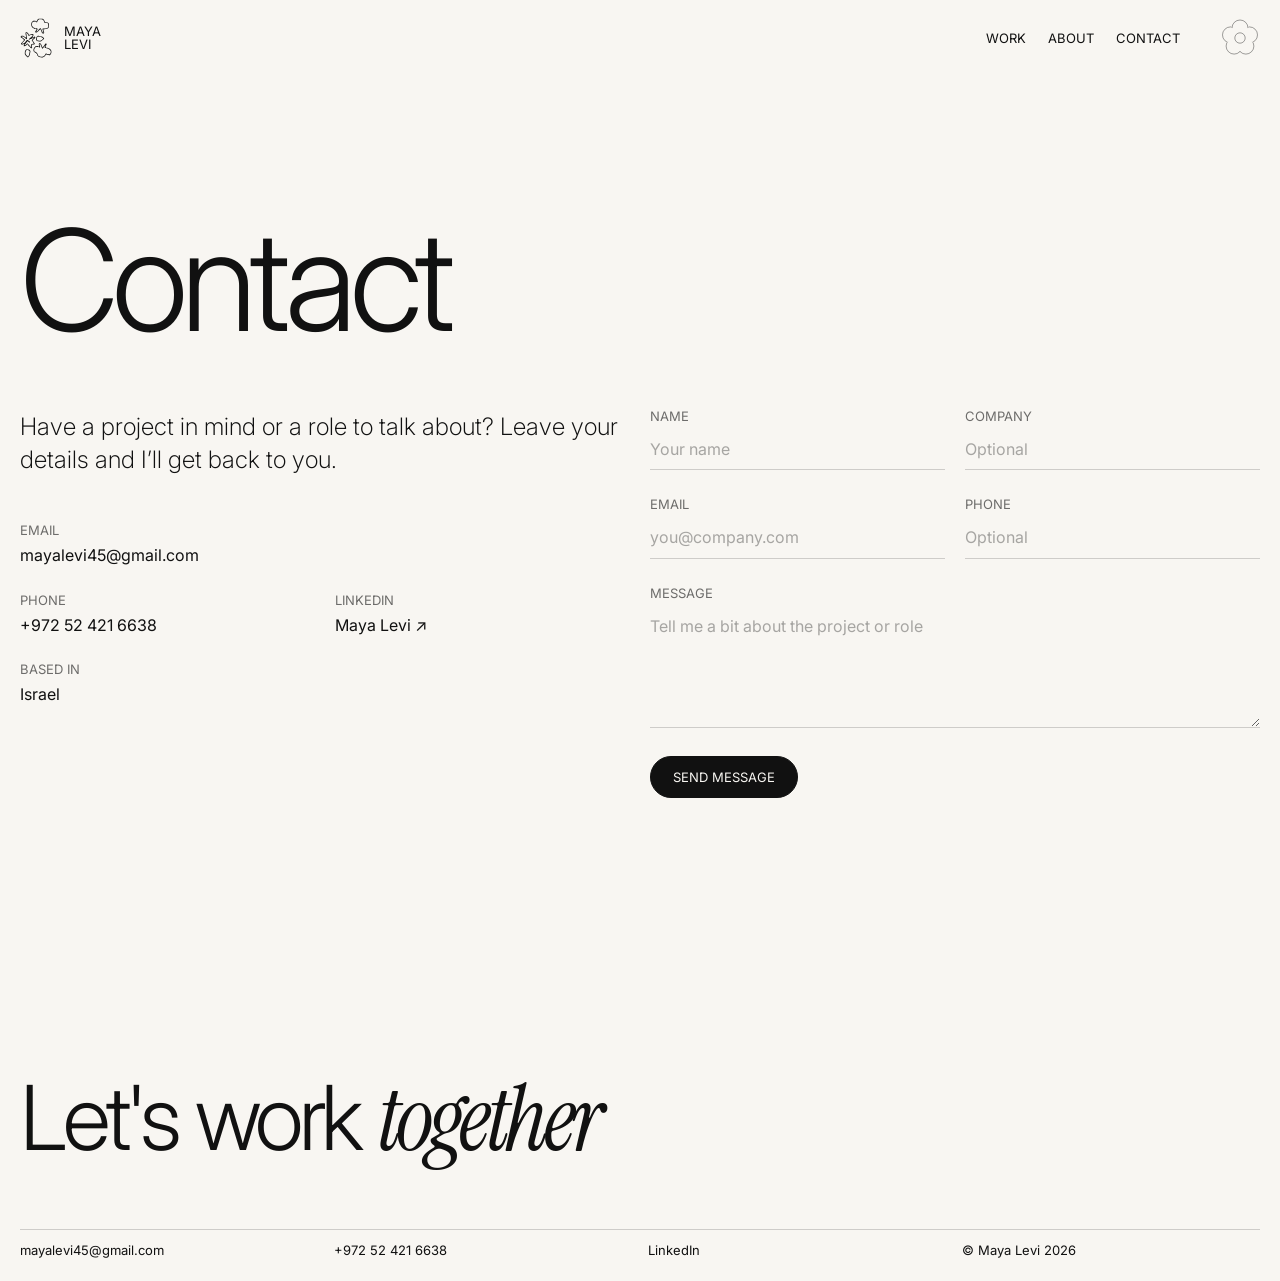
<file: ContactPage.html>
<!doctype html>
<html lang="en">
<head>
<meta charset="utf-8" />
<meta name="viewport" content="width=device-width, initial-scale=1" />
<title>Contact | Maya Levi</title>
<link rel="icon" href="favicon.svg" type="image/svg+xml" />
<link rel="icon" href="favicon-32.png" sizes="32x32" type="image/png" />
<link rel="apple-touch-icon" href="apple-touch-icon.png" />
<link rel="preconnect" href="https://fonts.googleapis.com" />
<link rel="preconnect" href="https://fonts.gstatic.com" crossorigin />
<link href="https://fonts.googleapis.com/css2?family=Inter:wght@100..900&family=Instrument+Serif:ital@0;1&display=swap" rel="stylesheet" />
<link rel="stylesheet" href="site.css" />
<style>
  .c-form { display: grid; gap: 28px; align-content: start; }
  .c-form .two { display: grid; grid-template-columns: 1fr 1fr; gap: 20px; }
  .c-form label { display: grid; gap: 8px; }
  .c-form label span { font: var(--t-label); text-transform: uppercase; opacity: .6; }
  .c-form input, .c-form textarea {
    font: var(--t-body); color: var(--fg); background: transparent;
    border: 0; border-bottom: 1px solid var(--line); border-radius: 0; padding: 8px 0 10px;
    transition: border-color .35s var(--ease);
  }
  .c-form textarea { resize: vertical; min-height: 120px; }
  .c-form input:focus, .c-form textarea:focus { outline: none; border-bottom-color: var(--fg); }
  .c-form input::placeholder, .c-form textarea::placeholder { color: var(--fg); opacity: .35; }
  .c-form button {
    justify-self: start; font: var(--t-label); text-transform: uppercase; color: var(--bg); background: var(--fg);
    border: 1px solid var(--fg); border-radius: 999px; padding: 14px 22px 13px; cursor: pointer;
    transition: background-color .35s var(--ease), color .35s var(--ease);
  }
  .c-form button:hover { background: transparent; color: var(--fg); }
  .c-form button:focus-visible { outline: 1px solid var(--fg); outline-offset: 3px; }
  .c-note { font: var(--t-label); opacity: .6; min-height: 1em; }
  .c-side { display: grid; gap: 48px; align-content: start; }
  @media (max-width: 760px) { .c-form .two { grid-template-columns: 1fr; } }
</style>
</head>
<body>

<header>
  <a class="brand" href="index.html" aria-label="Maya Levi, home"><svg class="mark" aria-hidden="true" xmlns="http://www.w3.org/2000/svg" viewBox="96 12 503 629"><path fill="currentColor" fill-rule="evenodd" d="M214 631C213 631 211 630 210 628C209 626 205 622 201 618C187 603 181 595 178 590C178 588 177 586 176 585C171 578 171 578 172 561C172 545 172 544 174 538C176 535 177 531 178 528C179 526 180 522 181 521C183 519 184 516 185 514C188 507 201 503 212 506C215 507 221 507 226 508C232 508 237 509 238 509C239 510 242 512 245 513C249 516 256 523 259 529C261 533 260 551 257 556C255 560 255 565 254 573C253 590 247 605 236 617C226 628 220 632 214 631ZM415 631C413 631 410 629 408 628C405 627 402 626 401 626C400 626 398 625 396 624C394 622 391 621 389 620C384 618 370 606 369 602C369 600 368 596 366 593C365 590 364 586 363 584C362 579 355 569 349 565C344 560 334 554 330 554C327 553 316 545 316 543C316 542 315 540 313 538C310 534 307 523 307 516C307 509 310 498 312 493C314 491 315 488 316 486C316 483 317 481 318 480C320 478 321 476 322 475C324 470 333 462 337 460C339 459 342 458 344 457C346 455 348 454 360 454C373 454 374 454 378 456C382 458 385 459 390 460C399 460 400 459 397 452C395 448 393 439 392 428C391 419 397 405 403 404C408 402 426 416 428 423C428 425 430 428 431 430C433 432 434 435 434 438C435 440 436 443 437 444C438 446 440 449 441 453C442 456 443 459 444 460C444 462 446 465 446 468C449 477 452 477 458 468C460 466 462 463 462 462C463 461 466 457 469 452C472 447 476 442 478 440C480 437 482 433 484 431C485 429 487 426 488 425C489 423 490 422 490 422C490 421 492 419 494 416C498 412 499 412 503 412C508 412 509 412 512 416C516 421 517 423 514 428C513 429 512 431 512 432C512 433 510 437 508 442C506 446 504 452 502 455C501 458 499 462 498 465C496 468 496 469 497 470C498 471 499 472 500 472C501 472 504 473 506 474C509 476 513 477 516 478C519 478 524 479 528 481C532 483 536 484 538 484C541 485 545 486 547 487C549 489 555 491 558 493C570 499 580 509 587 523C590 530 590 530 590 546C589 561 589 563 587 568C579 584 578 587 571 592C566 596 566 596 554 596C543 595 541 595 538 593C535 592 532 591 529 591C522 591 518 590 514 587C509 583 508 583 503 590C497 600 493 605 486 612C480 618 469 626 467 626C467 626 464 627 461 629C457 631 456 632 437 632C426 632 416 632 415 631ZM454 619C456 618 459 617 461 616C466 615 477 606 484 597C490 590 491 588 496 578C498 575 500 571 501 571C504 569 509 569 511 570C512 571 515 573 518 575C523 578 526 579 530 580C534 580 539 582 542 583C545 584 550 584 555 584C562 584 562 584 568 579C572 574 573 571 574 568C575 565 576 561 577 560C579 557 580 555 580 544C580 533 579 532 577 529C575 526 574 524 574 523C574 521 562 508 558 506C556 505 553 503 551 502C549 501 546 500 545 499C543 499 540 498 538 497C536 496 521 491 512 489C509 488 504 486 502 485C500 484 496 483 495 483C493 483 490 482 489 482C482 479 481 468 487 462C488 460 490 457 490 454C491 452 492 449 493 447C494 446 495 442 496 440L496 436L493 439C491 440 489 443 488 444C487 446 486 449 484 451C481 454 479 457 472 468C469 472 465 478 463 480C462 482 459 486 458 488C456 493 453 494 449 494C445 494 444 493 442 487C441 485 440 482 439 481C438 479 436 476 436 472C435 469 434 466 433 465C432 463 431 460 430 457C429 454 428 450 427 448C425 447 424 443 424 441C423 439 422 436 421 435C420 434 419 431 418 429C417 425 409 418 407 418C403 418 403 436 407 444C409 450 413 464 413 468C413 472 411 474 407 475C404 476 401 475 395 472C393 471 388 470 383 470C379 469 372 468 368 467C364 466 360 465 358 465C351 466 340 471 337 474C332 479 327 486 327 490C326 492 325 494 323 496C320 500 319 513 320 524C321 531 321 531 327 537C330 540 334 543 337 544C346 547 358 555 363 562C370 570 374 577 374 582C374 584 375 587 377 589C378 591 380 594 380 596C381 601 387 606 394 609C396 610 399 612 400 613C401 614 404 615 407 616C409 616 413 617 416 618C421 622 422 622 438 622C450 622 452 621 454 619ZM222 616C224 614 229 608 231 604C232 602 234 600 235 598C236 597 237 594 238 591C239 587 240 582 241 579C242 575 243 568 244 563C245 558 246 550 247 545C249 537 249 537 246 531C244 526 243 526 236 522C232 520 227 519 224 518C222 518 217 517 212 517C199 515 197 517 192 527C184 544 184 544 183 559C183 573 183 573 186 580C191 591 214 617 218 617C219 617 220 616 222 616ZM270 488C269 488 263 481 256 474C250 467 243 460 242 458C239 455 223 437 219 431C217 428 214 426 213 426C212 426 208 429 204 432C186 449 181 453 175 453C173 453 170 454 167 455C160 458 157 458 156 455C154 452 154 446 155 443C161 434 166 422 165 422C164 420 155 423 152 426C148 428 138 430 124 429C113 428 110 426 110 422C110 418 111 415 116 410C118 408 121 404 123 402C126 398 135 388 148 374C159 362 161 359 161 357C161 354 154 348 148 345C146 344 143 342 142 340C140 339 135 335 130 332C125 328 118 324 115 321C103 312 103 305 115 296C121 292 121 292 133 293C145 293 146 293 150 295C152 297 155 298 156 298C159 299 167 304 180 315C189 322 191 323 192 322C193 320 193 319 192 312C191 307 190 301 190 297C189 293 188 288 187 285C186 280 183 255 183 246C183 238 187 236 200 238C207 239 214 243 220 249C224 253 230 262 230 264C230 265 231 267 233 270C234 272 236 274 236 276C237 279 240 279 246 276C249 274 255 272 268 266C274 264 276 264 286 263C300 263 304 264 307 270C308 274 308 275 307 283C306 294 303 299 292 309C288 313 283 318 282 319C280 322 280 322 285 322C288 321 291 320 292 319C294 318 296 317 298 316C300 316 303 315 305 313C307 312 311 310 314 310C316 309 320 308 321 307C324 304 328 303 330 305C333 308 337 315 338 318C338 322 338 322 330 330C321 339 319 341 306 351C294 360 293 363 298 368C299 370 302 374 305 378C307 383 310 388 311 389C317 397 318 399 320 402C320 404 322 406 323 406C325 407 328 414 328 417C328 420 324 426 321 427C320 427 314 428 308 429C301 430 294 431 292 432C289 433 285 434 283 435C279 435 279 437 282 446C282 450 284 457 284 461C285 466 285 471 286 474C287 477 287 478 285 482C282 488 275 491 270 488ZM274 468C274 463 273 460 271 456C269 451 269 449 268 440C268 431 268 429 270 427C272 425 277 423 283 423C285 423 289 422 292 420C295 419 298 418 302 418C309 418 312 417 313 415C313 413 310 408 307 403C305 401 303 398 302 396C301 394 298 390 296 387C295 385 293 381 292 379C290 378 288 373 285 370C283 367 281 363 281 362C281 359 284 355 286 354C287 353 301 341 306 336C307 335 311 331 315 328C326 318 321 317 304 326C299 329 293 331 291 332C289 333 285 334 283 336C281 337 279 338 278 338C277 338 274 339 271 341C269 342 265 344 262 344C260 345 257 346 256 347C252 350 240 354 237 354C236 353 235 352 235 350C235 346 237 342 245 336C249 332 256 327 259 323C263 319 272 312 279 306C288 297 291 294 292 291C293 289 294 286 294 284C296 279 295 278 289 276C286 275 284 275 276 277C271 278 266 280 264 281C263 282 259 283 256 284C253 284 250 286 248 287C245 290 237 292 233 290C230 290 229 288 226 282C224 279 221 274 221 272C220 269 219 266 217 264C216 263 215 260 214 258C213 256 211 255 211 255C210 255 207 254 205 252C199 248 195 248 194 252C194 254 195 258 196 262C199 271 200 281 200 292C200 298 201 302 202 305C205 311 206 319 206 331C206 343 205 345 201 345C196 345 195 344 179 329C171 322 163 315 162 314C160 314 157 312 156 311C154 310 151 308 148 308C146 307 142 306 140 304C135 301 131 301 127 304C126 305 123 307 122 308C120 310 120 310 122 313C124 314 126 316 128 316C129 317 132 318 133 320C142 326 150 332 152 334C154 335 157 336 159 338C160 339 164 342 166 343C168 344 171 347 173 349C179 354 178 355 158 379C148 391 137 404 133 407C130 411 127 415 127 415C127 416 128 417 130 417C137 419 155 413 163 407C169 402 180 389 185 381C187 378 190 374 192 372C194 370 196 367 197 366C199 364 203 361 206 359C209 357 216 358 222 361C229 365 237 370 242 373C243 375 247 378 249 380C255 384 255 385 255 390C255 396 252 399 246 399C242 399 239 397 228 384C223 379 219 377 216 377C214 378 207 385 202 393C200 395 195 401 192 405C188 409 184 414 183 416C182 419 180 421 179 422C178 423 177 426 176 428C175 430 174 433 173 434C171 437 170 441 173 442C174 442 180 439 184 435C185 433 189 430 192 428C196 425 201 420 205 417C211 412 213 411 217 413C218 413 223 418 227 424C232 430 237 435 239 436C240 438 243 441 245 443C260 461 271 474 273 474C274 474 274 473 274 468ZM393 381C388 380 383 379 381 378C380 377 377 376 376 376C372 376 366 373 364 371C364 370 362 369 360 369C356 367 353 365 351 360C347 353 346 348 349 340C350 337 351 330 352 325C353 314 356 308 363 302C371 295 374 293 378 292C384 292 393 293 397 296C399 298 401 298 409 298C419 298 427 300 434 302C437 303 440 304 441 304C442 304 445 305 448 307C450 309 453 310 454 310C455 310 474 328 475 331C477 337 473 343 448 363C445 366 441 369 440 370C435 375 425 380 416 381C407 382 405 382 393 381ZM423 367C424 366 428 364 430 363C433 362 444 353 456 341C459 338 461 335 461 334C461 331 456 325 449 321C447 320 444 318 442 317C441 316 438 315 434 314C428 314 426 313 424 311C421 308 421 308 416 308C414 309 406 309 400 308C390 307 387 307 385 305C382 303 381 303 380 304C379 305 376 306 374 307C371 308 369 310 368 311C368 313 367 316 365 320C363 326 362 328 362 340C361 351 361 355 362 356C364 359 372 363 376 364C378 365 381 366 383 367C387 369 391 370 406 370C419 370 420 370 423 367ZM453 254C447 253 437 239 436 231C436 228 435 226 433 224C432 222 430 219 430 217C429 215 428 212 427 210C425 208 424 204 424 202C423 197 417 187 416 187C412 187 405 195 388 215C386 218 381 222 379 225C374 229 371 231 365 235C361 237 349 240 344 240C336 240 334 238 334 233C334 229 336 224 343 214C344 213 347 209 348 206C350 203 353 199 355 196C359 190 359 188 354 187C331 183 324 182 318 179C315 177 311 176 310 175C303 173 285 155 279 144C275 137 275 135 274 126C272 114 272 113 274 100C275 91 275 88 277 86C278 85 280 82 280 80C282 75 289 68 297 63C303 58 304 58 315 57C328 55 337 57 343 60C346 63 354 66 356 66C357 66 359 63 361 58C363 54 364 50 365 49C372 37 380 29 389 25C395 22 395 22 420 22C442 23 445 23 449 25C452 26 455 27 457 27C466 29 480 48 482 59C482 62 483 65 484 66C485 67 487 70 488 72C489 75 490 77 490 77C490 77 496 77 503 78C515 79 526 81 533 83C538 85 548 95 548 99C549 101 550 106 551 109C552 115 552 117 551 126C550 132 549 142 549 148C548 159 548 160 545 164C543 166 541 169 541 171C540 172 538 174 536 175C534 176 530 178 528 179C526 181 524 182 523 182C521 182 516 183 510 185C503 186 497 187 484 188C475 188 467 189 466 189C464 190 464 191 464 196C465 199 466 205 467 208C469 212 470 217 470 218C470 220 471 225 473 230C476 239 477 249 475 252C473 255 461 256 453 254ZM464 243C465 243 464 240 463 237C461 234 460 229 460 226C459 222 458 217 457 213C453 204 451 193 450 187C450 180 451 179 464 178C469 177 478 177 484 177C494 178 494 178 498 176C502 174 506 173 513 172C524 170 529 168 534 160C538 154 538 154 539 132C540 110 539 103 533 97C529 93 529 93 512 92C497 91 493 91 487 88C479 85 480 86 475 73C473 69 472 65 472 64C472 61 464 46 460 43C457 40 455 39 450 38C447 37 443 36 440 35C437 33 435 32 417 32C395 32 398 32 387 40C383 43 375 53 374 57C373 60 372 63 371 64C370 66 368 69 368 72C367 74 366 77 365 78C363 81 356 81 351 78C336 69 336 68 321 69C309 69 308 69 303 72C295 76 291 82 285 98C284 101 284 105 284 116C284 129 285 130 287 134C289 136 290 140 291 141C293 148 305 159 318 167C324 170 326 171 340 172C346 173 352 174 354 175C356 176 361 177 364 177C372 178 374 179 374 185C374 188 373 190 370 193C369 195 367 198 367 198C367 199 366 201 364 203C356 215 351 223 351 224C351 225 354 226 357 225C365 223 378 211 389 196C392 192 405 179 406 179C406 179 409 177 411 176C414 173 416 172 419 172C425 172 427 175 428 183C429 185 430 188 431 190C433 192 434 195 434 198C435 200 436 204 437 205C438 207 440 210 441 212C441 215 443 217 443 218C444 220 445 223 446 226C449 233 454 242 456 243C458 244 464 244 464 243Z"/></svg><span>Maya<br />Levi</span></a>
  <nav>
    <a href="Projects.html">Work</a>
    <a href="AboutMe.html">About</a>
    <a href="ContactPage.html">Contact</a>
  </nav>
  <svg class="flower" id="flower" viewBox="0 0 100 100" role="group" aria-label="Background color"></svg>
</header>

<div class="page">
<section class="p-hero">
  <h1>Contact</h1>
</section>

<section class="p-intro">
  <div class="c-side">
    <p class="lead">Have a&nbsp;project in mind or a&nbsp;role to talk about? Leave your details and I&rsquo;ll get back&nbsp;to&nbsp;you.</p>
    <dl class="p-meta">
      <div class="full"><dt>Email</dt><dd><a class="contact-link" href="mailto:mayalevi45@gmail.com">mayalevi45@gmail.com</a></dd></div>
      <div><dt>Phone</dt><dd><a class="contact-link" href="tel:+972524216638">+972 52 421 6638</a></dd></div>
      <div><dt>LinkedIn</dt><dd><a class="contact-link" href="https://www.linkedin.com/in/maya-levi-869219231/" target="_blank" rel="noopener">Maya Levi ↗</a></dd></div>
      <div class="full"><dt>Based in</dt><dd>Israel</dd></div>
    </dl>
  </div>
  <form class="c-form" id="contact" novalidate>
    <div class="two">
      <label><span>Name</span><input name="name" autocomplete="name" required placeholder="Your name"></label>
      <label><span>Company</span><input name="company" autocomplete="organization" placeholder="Optional"></label>
    </div>
    <div class="two">
      <label><span>Email</span><input name="email" type="email" autocomplete="email" required placeholder="you@company.com"></label>
      <label><span>Phone</span><input name="phone" type="tel" autocomplete="tel" placeholder="Optional"></label>
    </div>
    <label><span>Message</span><textarea name="message" required placeholder="Tell me a bit about the project or role"></textarea></label>
    <button type="submit">Send message</button>
    <p class="c-note" id="c-note" aria-live="polite"></p>
  </form>
</section>

<footer>
  <p class="big">Let's work <em>together</em></p>
  <div class="row">
    <a class="contact-link" href="mailto:mayalevi45@gmail.com">mayalevi45@gmail.com</a>
    <a class="contact-link" href="tel:+972524216638">+972 52 421 6638</a>
    <a class="contact-link" href="https://www.linkedin.com/in/maya-levi-869219231/" target="_blank" rel="noopener">LinkedIn</a>
    <span>© Maya Levi 2026</span>
  </div>
</footer>
</div>

<div class="cursor" aria-hidden="true"><svg class="cursor-shape" data-shape="cloud" data-off="-85" style="width:62px" viewBox="0 0 287 240"><path fill-rule="evenodd" d="M185 236C179 235 169 221 168 213C168 210 167 208 165 206C164 204 162 201 162 199C161 197 160 194 159 192C157 190 156 186 156 184C155 179 149 169 148 169C144 169 137 177 120 197C118 200 113 204 111 207C106 211 103 213 97 217C93 219 81 222 76 222C68 222 66 220 66 215C66 211 68 206 75 196C76 195 79 191 80 188C82 185 85 181 87 178C91 172 91 170 86 169C63 165 56 164 50 161C47 159 43 158 42 157C35 155 17 137 11 126C7 119 7 117 6 108C4 96 4 95 6 82C7 73 7 70 9 68C10 67 12 64 12 62C14 57 21 50 29 45C35 40 36 40 47 39C60 37 69 39 75 42C78 45 86 48 88 48C89 48 91 45 93 40C95 36 96 32 97 31C104 19 112 11 121 7C127 4 127 4 152 4C174 5 177 5 181 7C184 8 187 9 189 9C198 11 212 30 214 41C214 44 215 47 216 48C217 49 219 52 220 54C221 57 222 59 222 59C222 59 228 59 235 60C247 61 258 63 265 65C270 67 280 77 280 81C281 83 282 88 283 91C284 97 284 99 283 108C282 114 281 124 281 130C280 141 280 142 277 146C275 148 273 151 273 153C272 154 270 156 268 157C266 158 262 160 260 161C258 163 256 164 255 164C253 164 248 165 242 167C235 168 229 169 216 170C207 170 199 171 198 171C196 172 196 173 196 178C197 181 198 187 199 190C201 194 202 199 202 200C202 202 203 207 205 212C208 221 209 231 207 234C205 237 193 238 185 236Z"/></svg><svg class="cursor-shape" data-shape="star" data-off="-50" style="width:60px" viewBox="0 0 239 259"><path fill-rule="evenodd" d="M168 255C167 255 161 248 154 241C148 234 141 227 140 225C137 222 121 204 117 198C115 195 112 193 111 193C110 193 106 196 102 199C84 216 79 220 73 220C71 220 68 221 65 222C58 225 55 225 54 222C52 219 52 213 53 210C59 201 64 189 63 189C62 187 53 190 50 193C46 195 36 197 22 196C11 195 8 193 8 189C8 185 9 182 14 177C16 175 19 171 21 169C24 165 33 155 46 141C57 129 59 126 59 124C59 121 52 115 46 112C44 111 41 109 40 107C38 106 33 102 28 99C23 95 16 91 13 88C1 79 1 72 13 63C19 60 19 60 31 60C43 60 44 60 48 62C50 64 53 65 54 65C57 66 65 71 78 82C87 89 89 90 90 89C91 87 91 86 90 79C89 74 88 68 88 64C87 60 86 55 85 52C84 47 81 22 81 13C81 5 85 3 98 5C105 6 112 10 118 16C122 20 128 29 128 31C128 32 129 34 131 37C132 39 134 41 134 43C135 46 138 46 144 43C147 41 153 39 166 33C172 31 174 31 184 30C198 30 202 31 205 37C206 41 206 42 205 50C204 61 201 66 190 76C186 80 181 85 180 86C178 89 178 89 183 89C186 88 189 87 190 86C192 85 194 84 196 83C198 83 201 82 203 80C205 79 209 77 212 77C214 76 218 75 219 74C222 71 226 70 228 72C231 75 235 82 236 85C236 89 236 89 228 97C219 106 217 108 204 118C192 127 191 130 196 136C197 137 200 141 203 146C205 150 208 155 209 156C215 164 216 166 218 169C218 171 220 173 221 173C223 174 226 181 226 184C226 187 222 193 219 194C218 194 212 195 206 196C199 197 192 198 190 199C187 200 183 201 181 202C177 202 177 204 180 213C180 217 182 224 182 228C183 233 183 238 184 241C185 244 185 245 183 249C180 255 173 258 168 255Z"/></svg><svg class="cursor-shape" data-shape="oval" data-off="-50" style="width:58px" viewBox="0 0 136 97"><path fill-rule="evenodd" d="M50 93C45 92 40 91 38 90C37 89 34 88 33 88C29 88 23 85 21 83C21 82 19 81 17 81C13 79 10 77 8 72C4 65 3 60 6 52C7 49 8 42 9 37C10 26 13 20 20 14C28 7 31 5 35 4C41 4 50 5 54 8C56 10 58 10 66 10C76 10 84 12 92 14C94 15 97 16 98 16C99 16 102 17 105 19C107 21 110 22 111 22C112 22 131 40 132 43C134 49 130 55 105 75C102 78 98 81 97 82C92 87 82 92 73 93C64 94 62 94 50 93Z"/></svg><svg class="cursor-shape" data-shape="wings" data-off="-20" style="width:64px" viewBox="0 0 290 236"><path fill-rule="evenodd" d="M112 232C110 232 107 230 105 229C102 228 99 227 98 227C97 227 95 226 93 225C91 223 88 222 86 221C81 219 67 207 66 203C66 201 65 197 63 194C62 191 61 187 60 184C59 180 52 170 46 166C41 161 31 155 27 155C24 154 13 146 13 144C13 143 12 141 10 139C7 135 4 124 4 117C4 110 7 99 9 94C11 92 12 89 13 87C13 84 14 82 15 81C17 79 18 77 19 76C21 71 30 63 34 61C36 60 39 59 40 58C43 56 45 55 57 55C70 55 71 55 75 57C79 59 82 60 87 61C96 61 97 60 94 53C92 49 90 40 89 29C88 20 94 6 100 5C105 3 123 17 125 24C125 26 127 29 128 31C130 33 131 36 131 39C132 41 133 44 134 45C135 47 137 50 138 54C139 57 140 60 141 62C141 63 143 66 143 69C146 78 149 78 155 69C157 67 159 64 159 63C160 62 163 58 166 53C169 48 173 43 175 40C177 38 179 34 181 32C182 30 184 27 185 26C186 24 187 23 187 23C187 22 189 20 191 17C195 13 196 13 200 13C205 13 206 13 209 17C213 22 214 24 211 28C210 30 209 32 209 33C209 34 207 38 205 43C203 47 201 53 199 56C198 59 196 63 195 66C193 69 193 70 194 71C195 72 196 73 197 73C198 73 201 74 203 75C206 77 210 78 213 79C216 79 221 80 225 82C229 84 233 85 236 85C238 86 242 87 244 88C246 90 252 92 255 94C267 100 277 110 284 124C287 131 287 131 287 147C286 162 286 164 284 170C276 185 275 188 268 193C262 197 262 197 250 197C240 196 238 196 235 194C232 193 229 192 226 192C219 192 215 191 211 188C206 184 205 184 200 191C194 201 190 206 183 213C177 219 166 227 164 227C164 227 161 228 158 230C154 232 153 233 134 233C123 233 113 233 112 232Z"/></svg><svg class="cursor-shape" data-shape="drop" data-off="-40" style="width:46px" viewBox="0 0 96 134"><path fill-rule="evenodd" d="M47 130C46 130 44 129 43 127C42 125 38 121 34 117C20 102 14 94 11 89C11 87 10 85 9 84C4 77 4 77 5 60C5 44 5 43 7 38C9 34 10 30 11 27C12 25 13 21 14 20C16 18 17 15 18 13C21 6 34 2 46 5C48 6 54 6 59 7C65 7 70 8 71 8C72 9 75 11 78 12C82 15 89 22 92 28C94 32 93 50 90 56C88 59 88 64 87 72C86 89 80 104 69 116C59 127 53 131 47 130Z"/></svg><span></span></div>
<script src="site.js"></script>
<script>
(() => {
  const f = document.getElementById('contact'), note = document.getElementById('c-note');
  f.addEventListener('submit', e => {
    e.preventDefault();
    const d = Object.fromEntries(new FormData(f));
    if (!d.name.trim() || !d.email.trim() || !d.message.trim()) { note.textContent = 'Please fill in your name, email and message.'; return; }
    const lines = ['Name: ' + d.name, 'Email: ' + d.email];
    if (d.company.trim()) lines.push('Company: ' + d.company);
    if (d.phone.trim()) lines.push('Phone: ' + d.phone);
    lines.push('', d.message);
    const url = 'mailto:mayalevi45@gmail.com?subject=' + encodeURIComponent('New enquiry from ' + d.name) + '&body=' + encodeURIComponent(lines.join('\n'));
    const a = document.createElement('a'); a.href = url; a.target = '_blank'; a.rel = 'noopener';
    document.body.appendChild(a); a.click(); a.remove();
    note.textContent = 'Your email app should open with the message ready. If it doesn\'t, write to mayalevi45@gmail.com.';
  });
})();
</script>

</body>
</html>
</file>
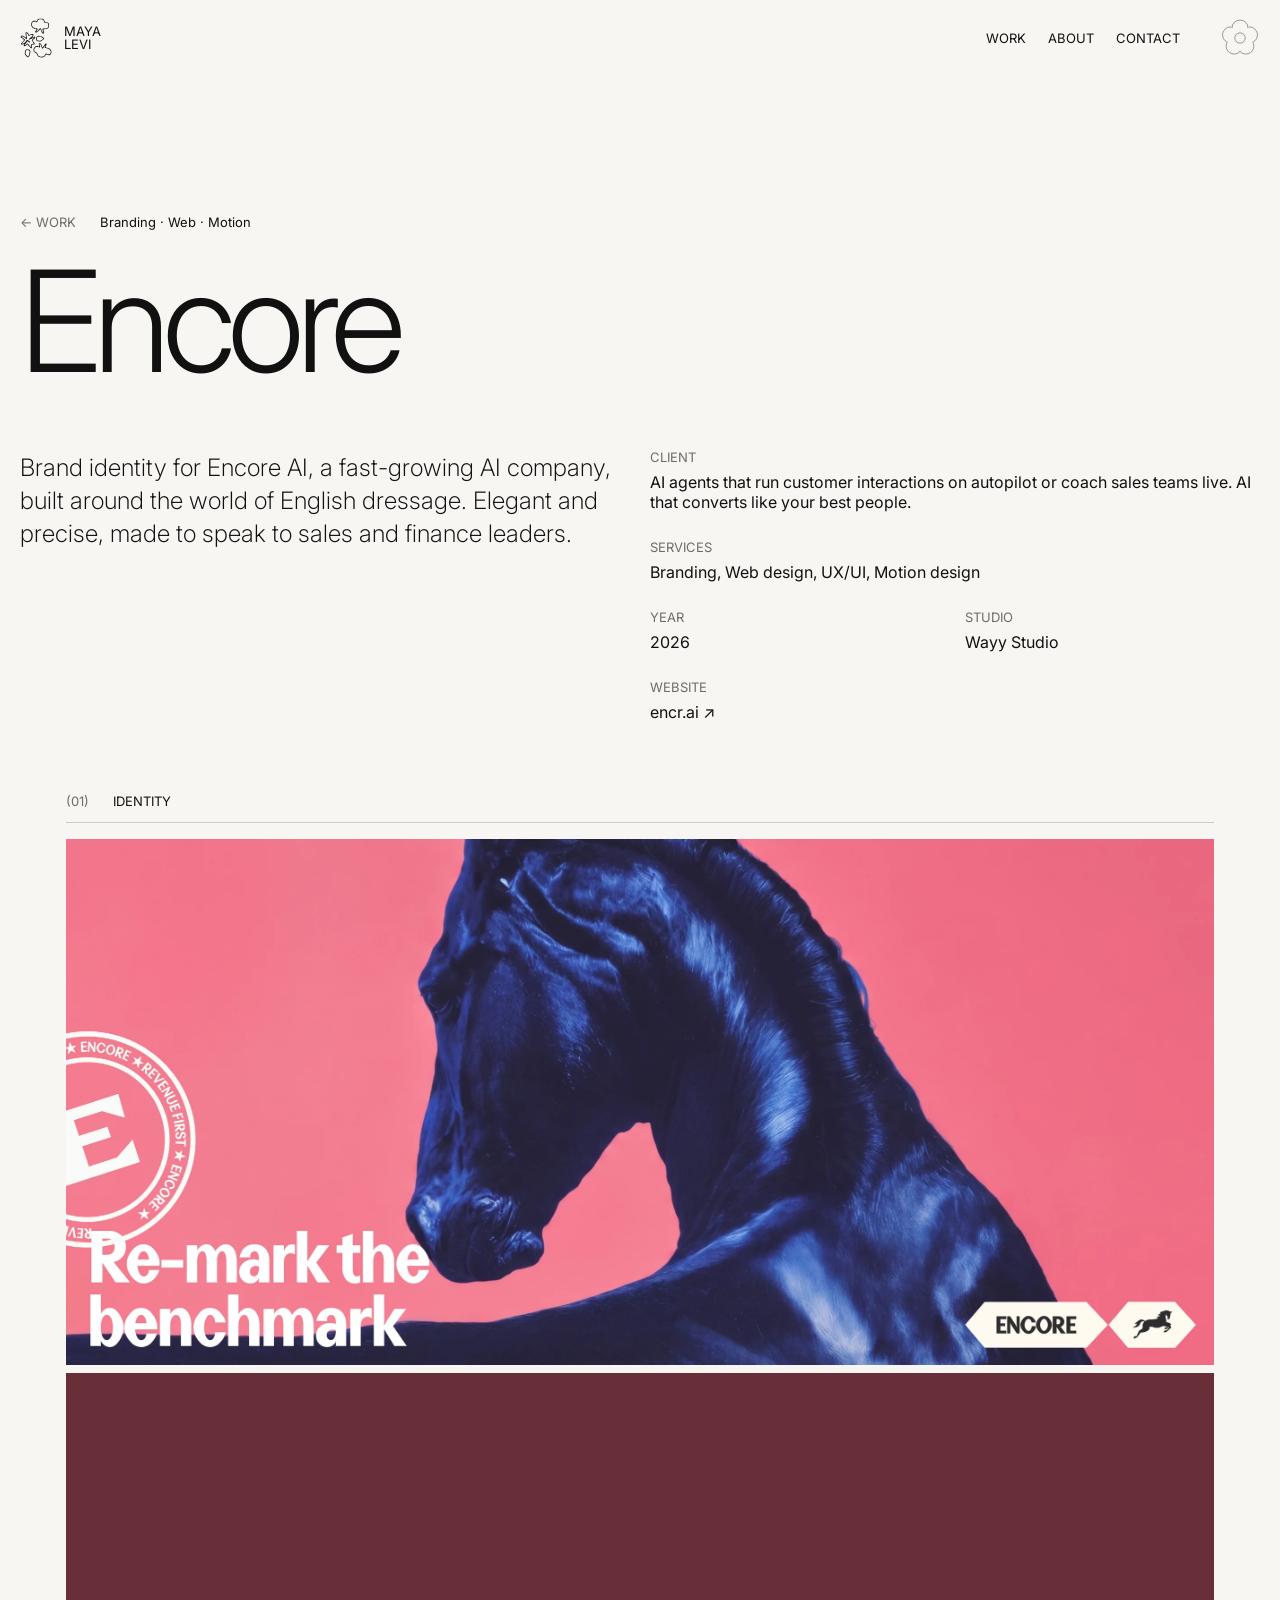
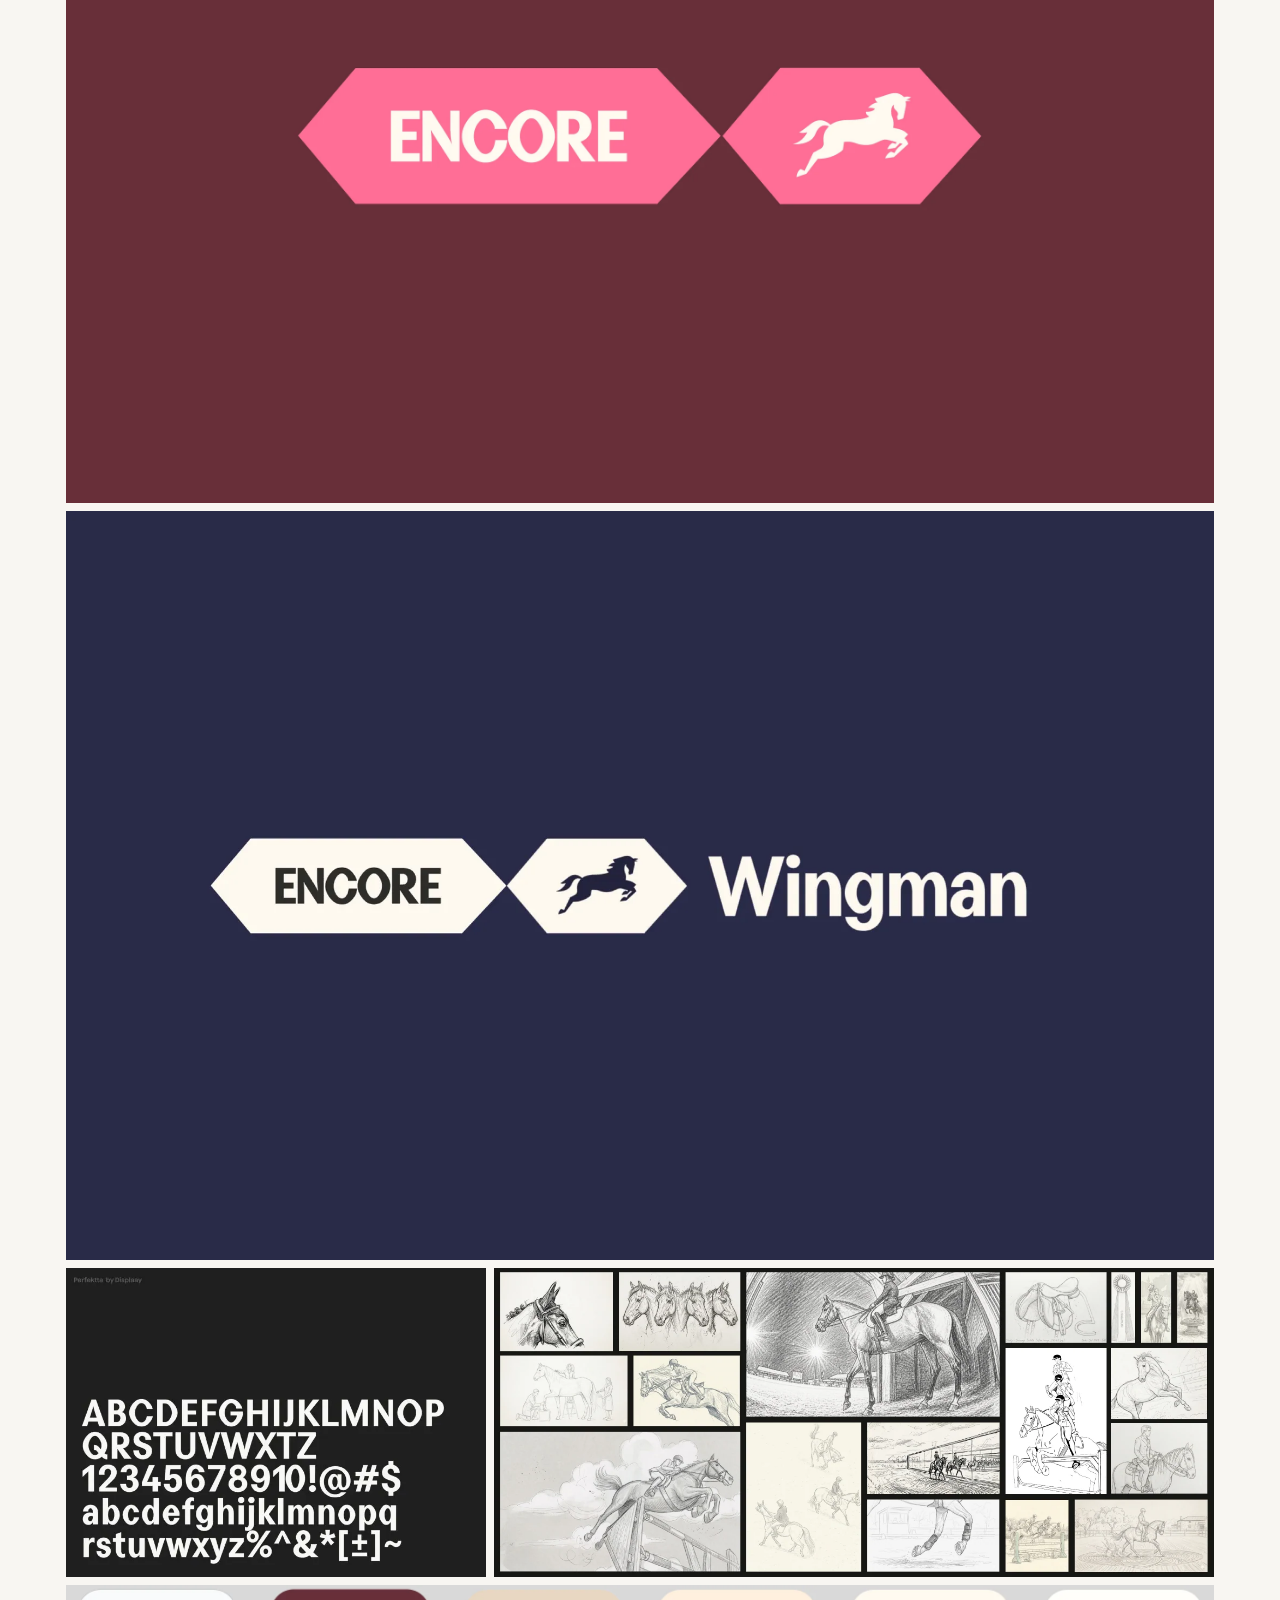
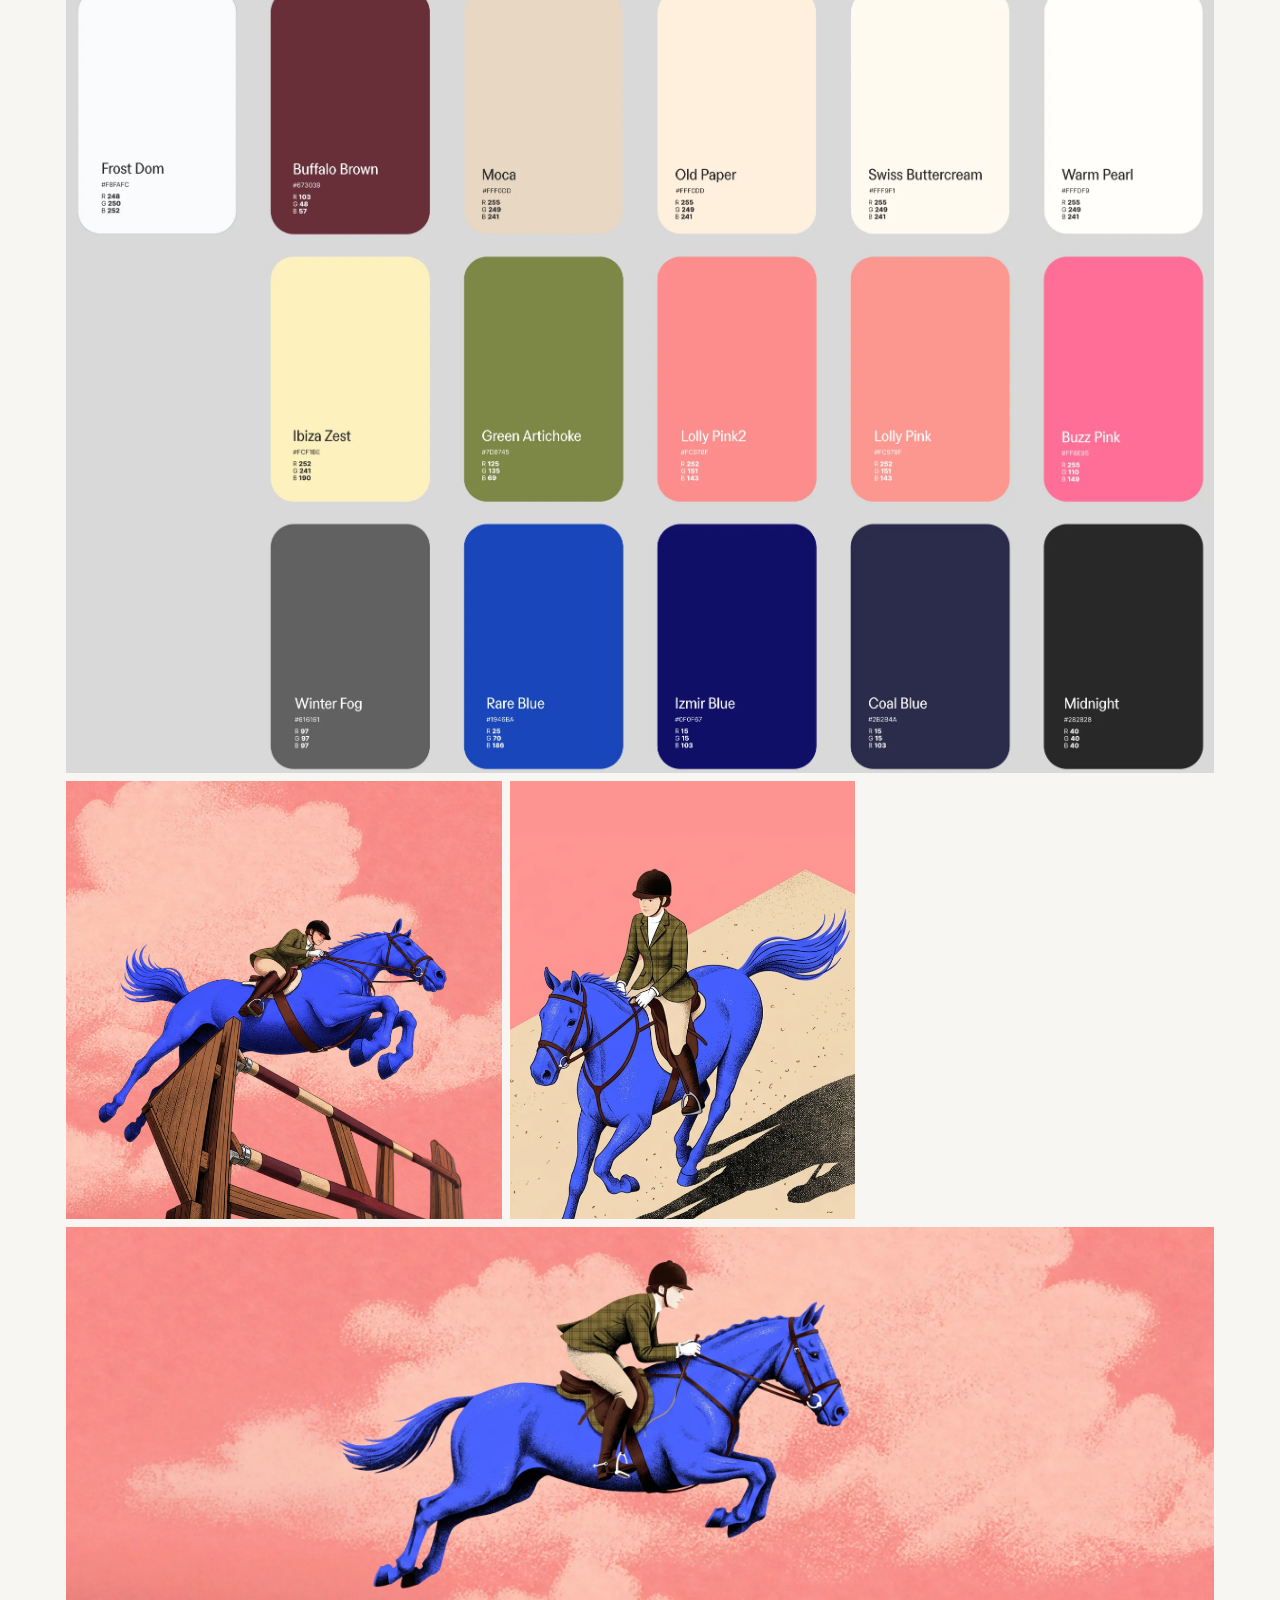
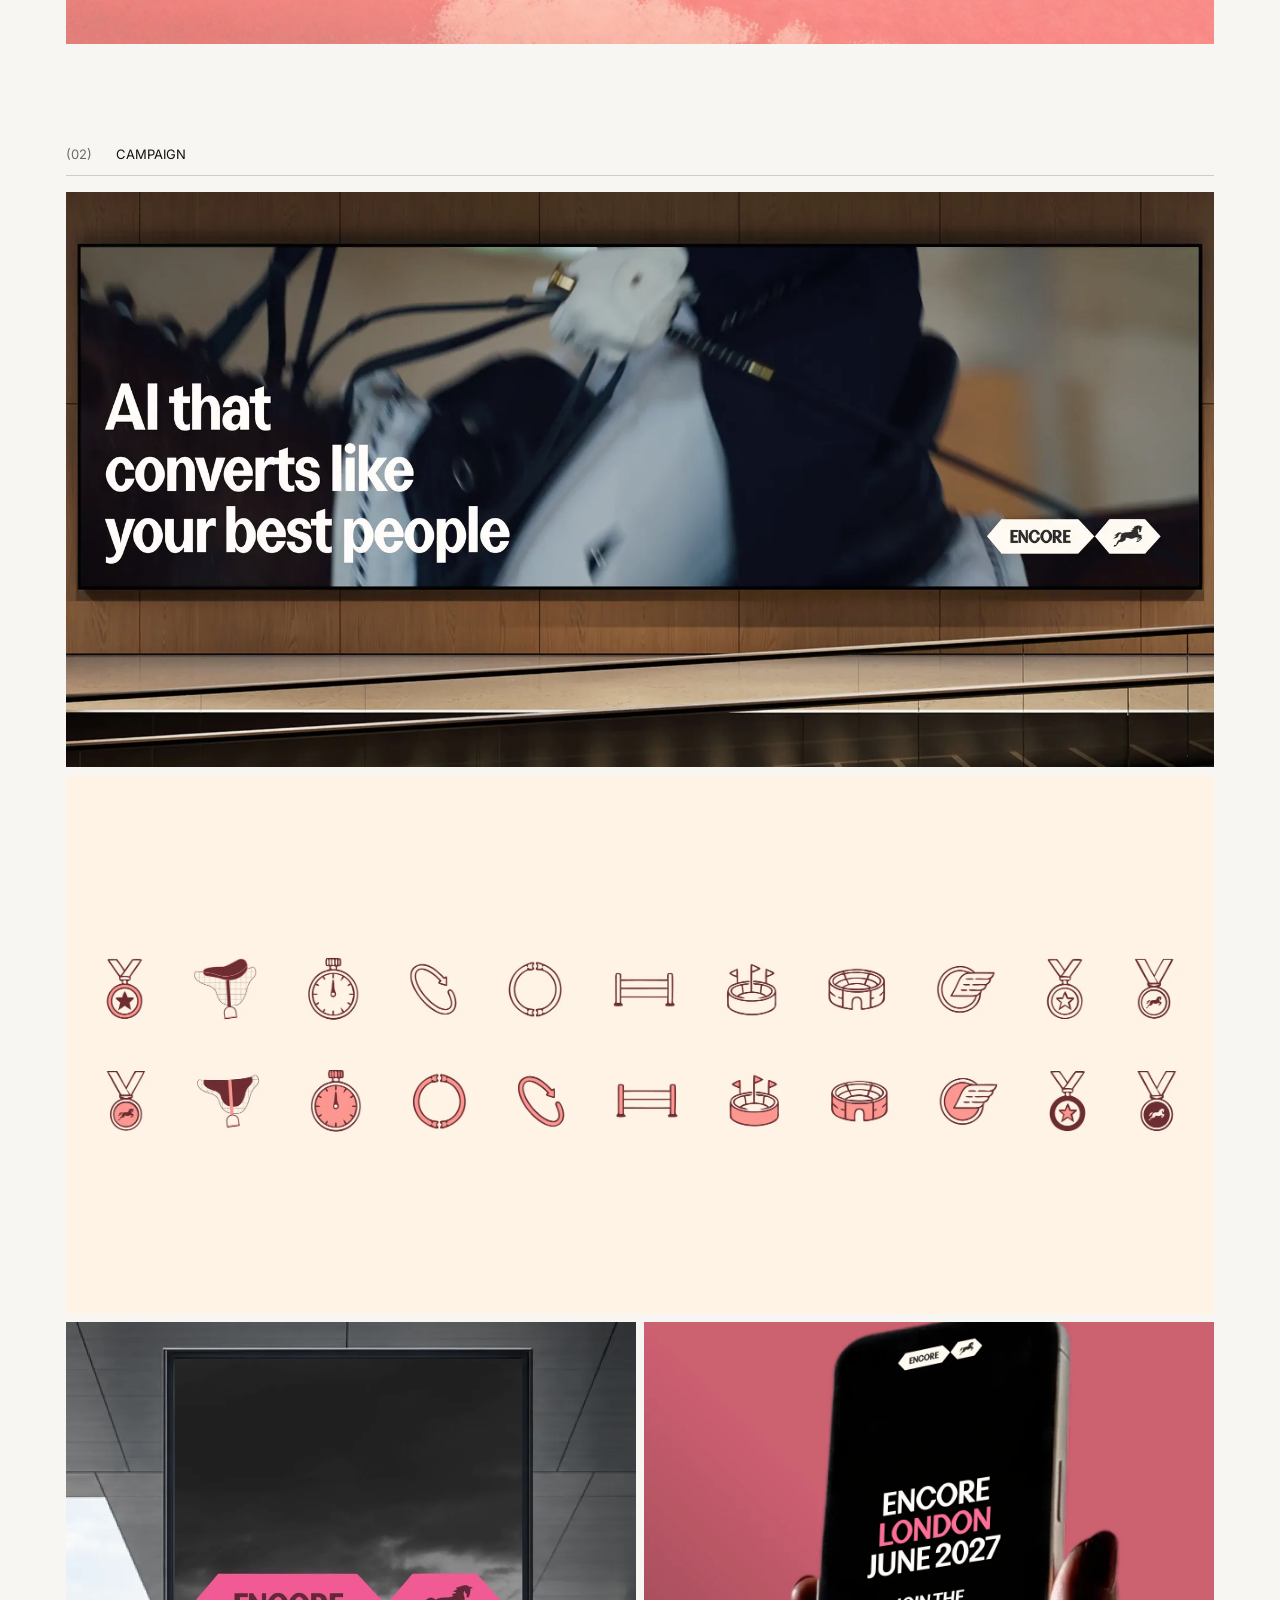
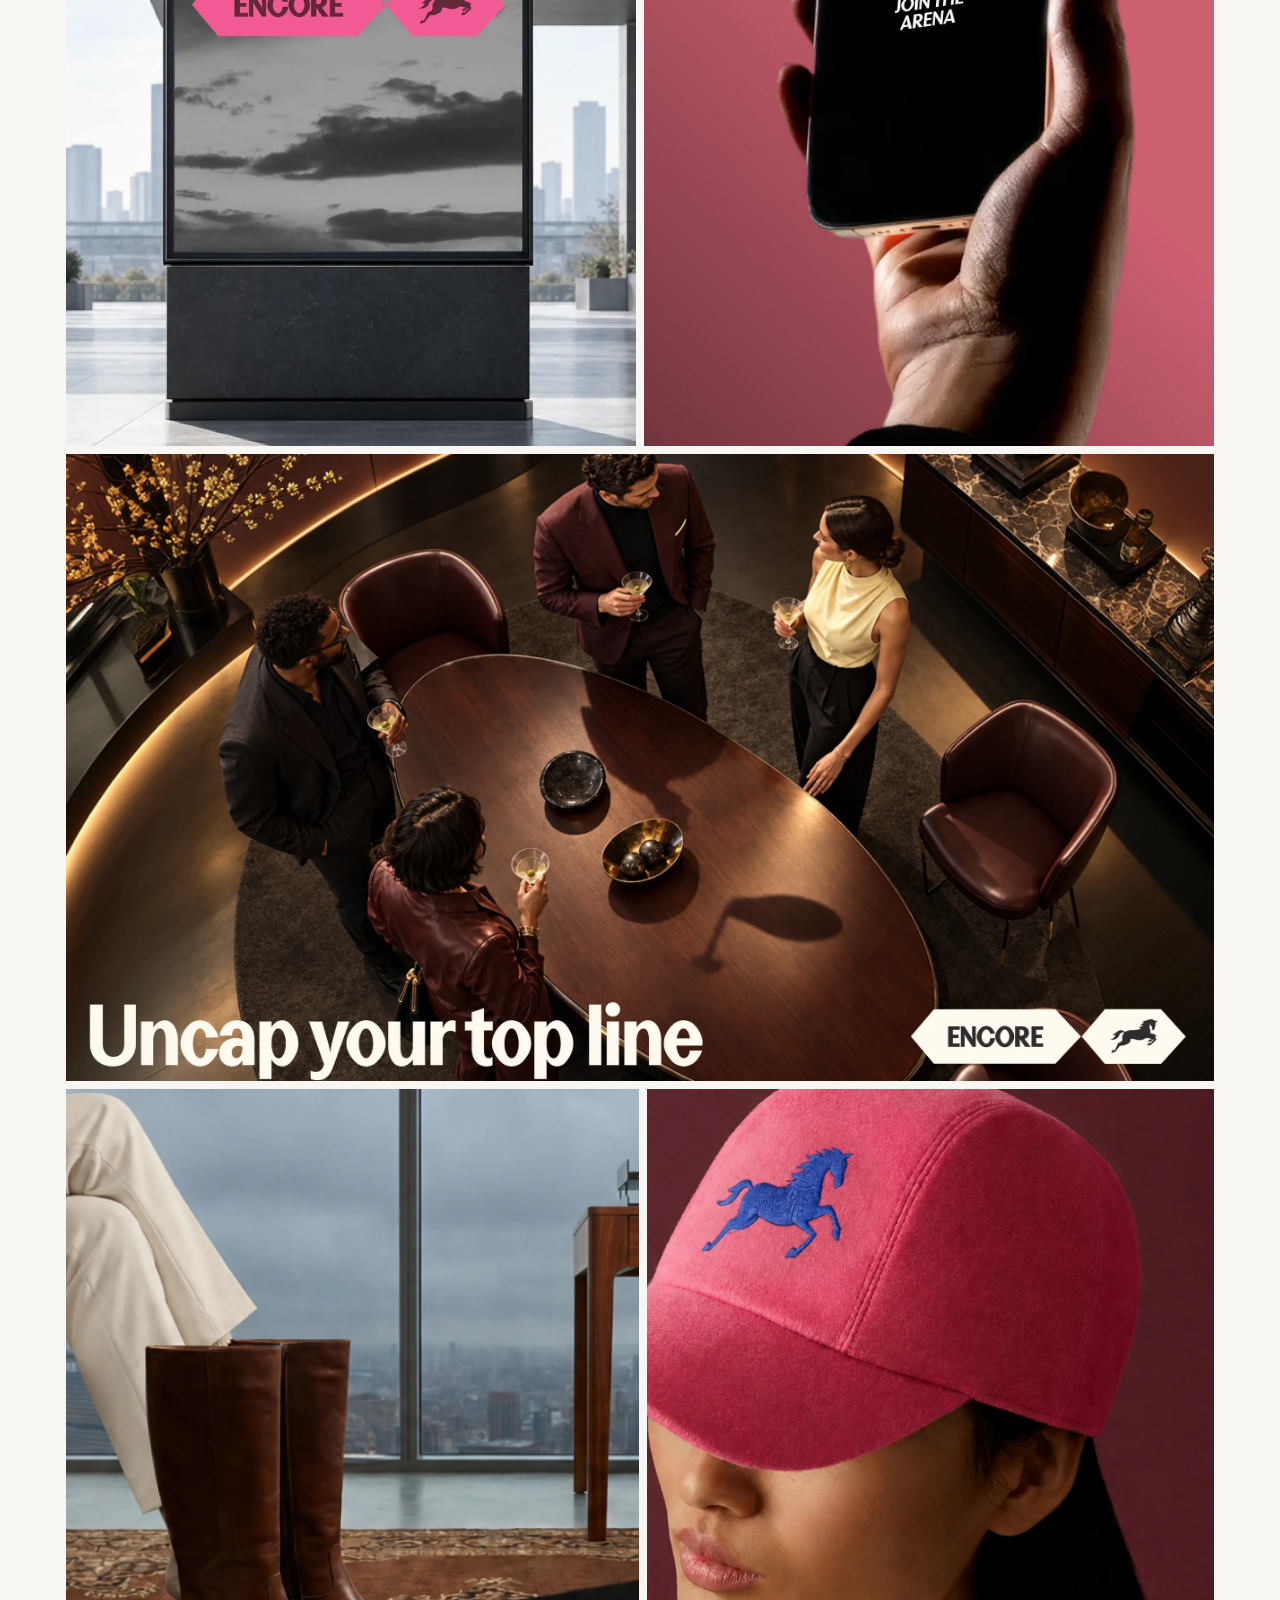
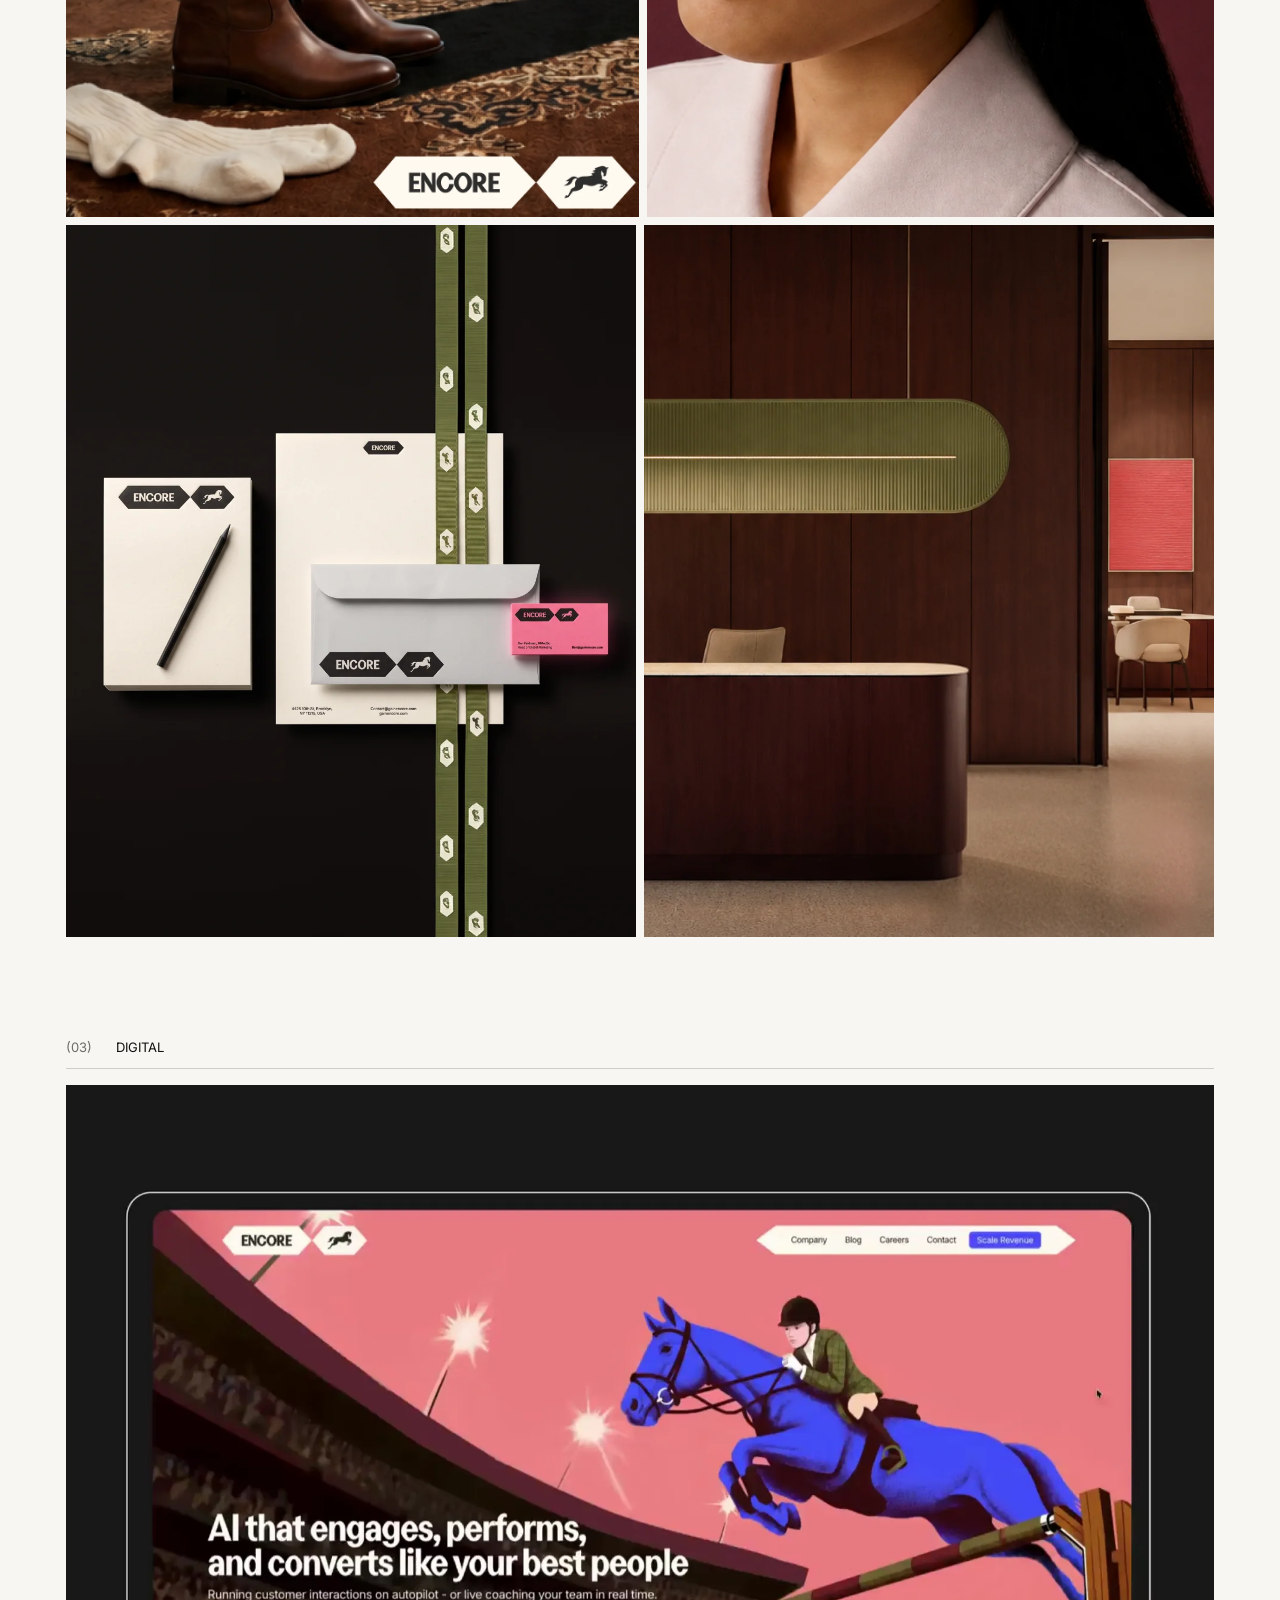
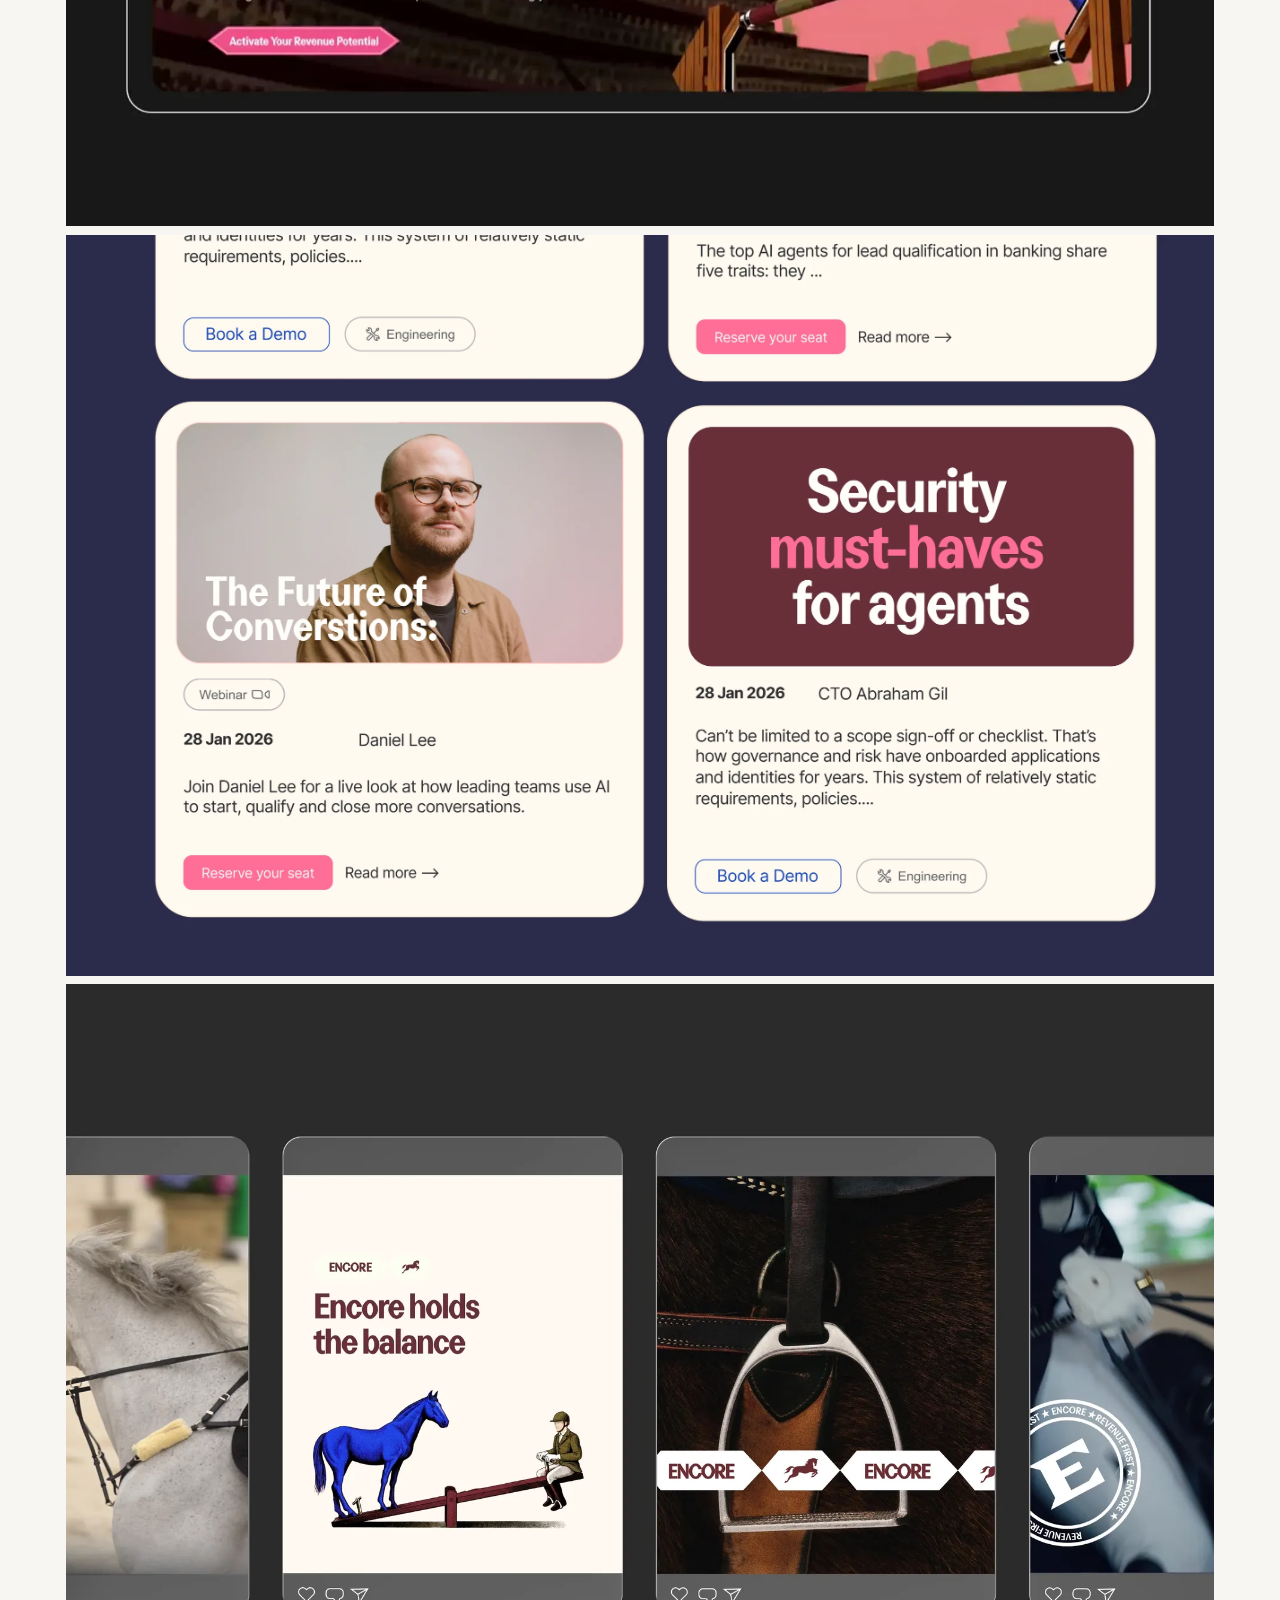
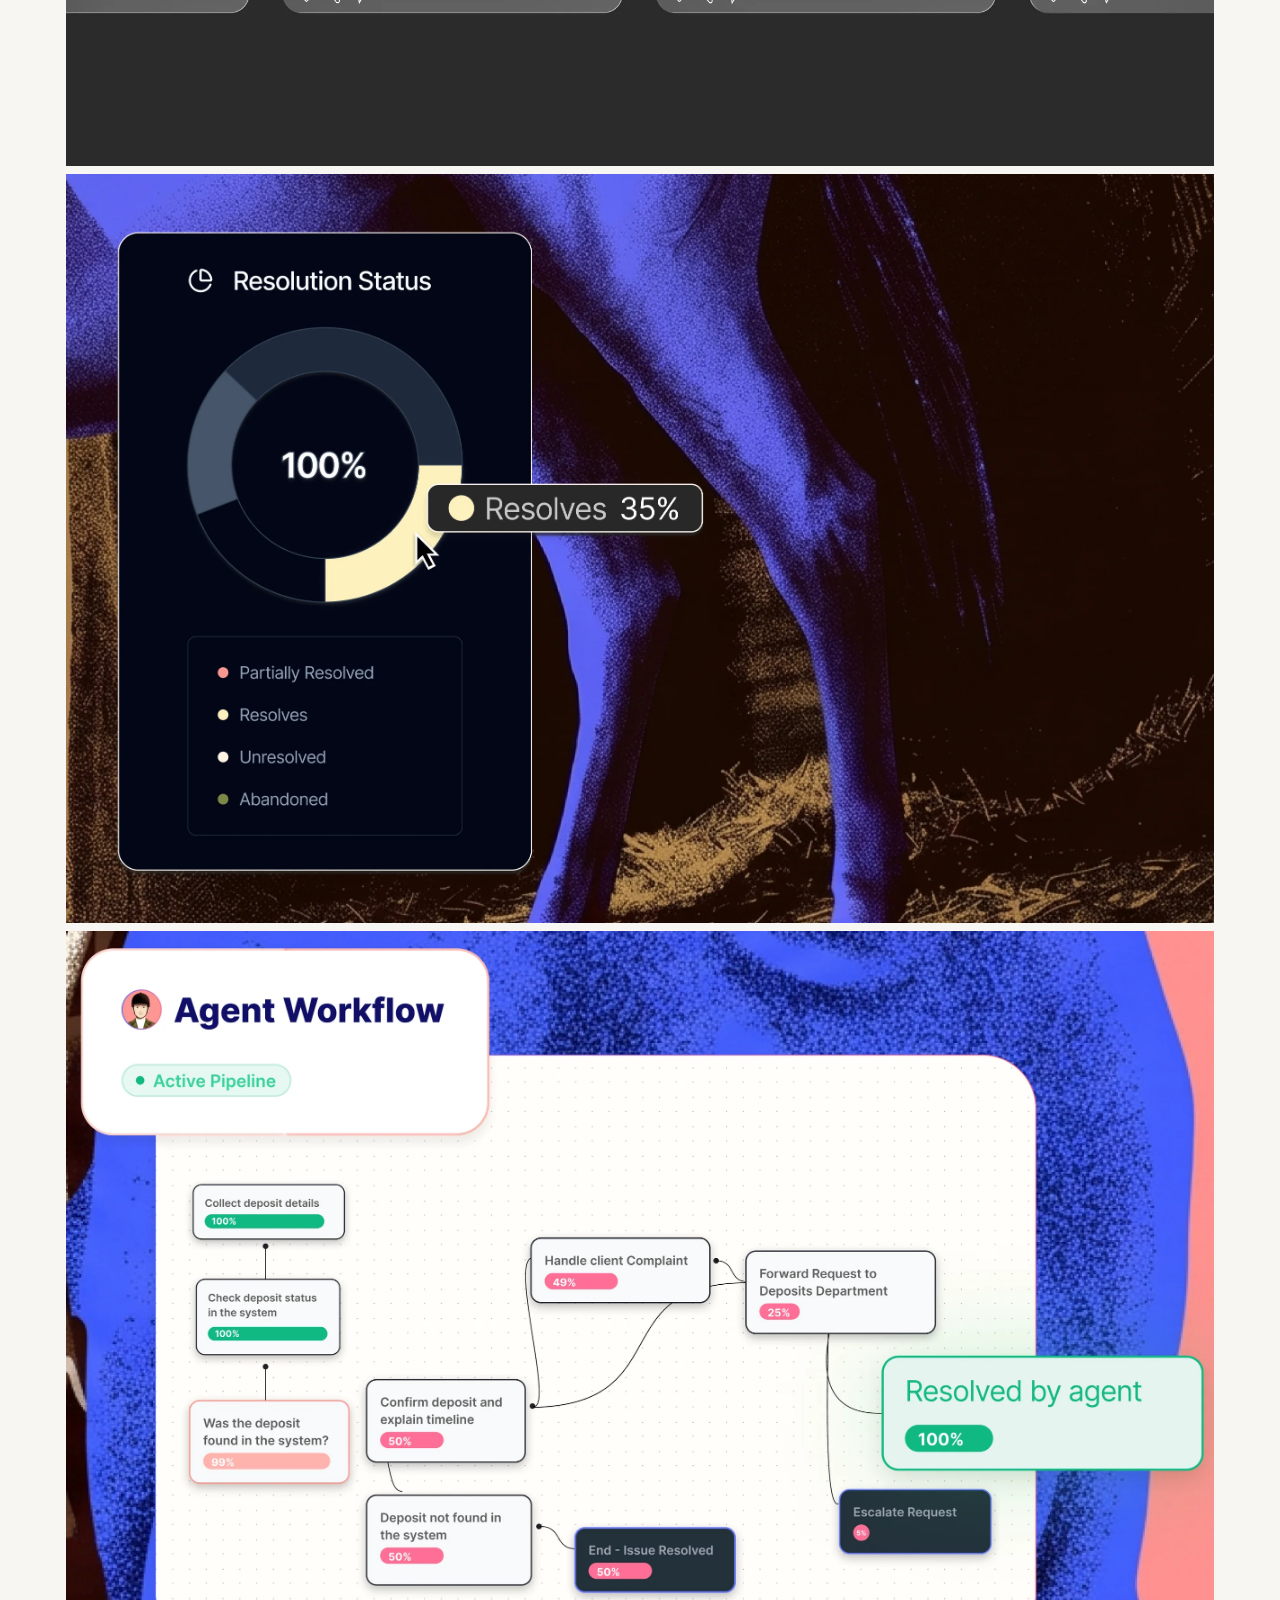
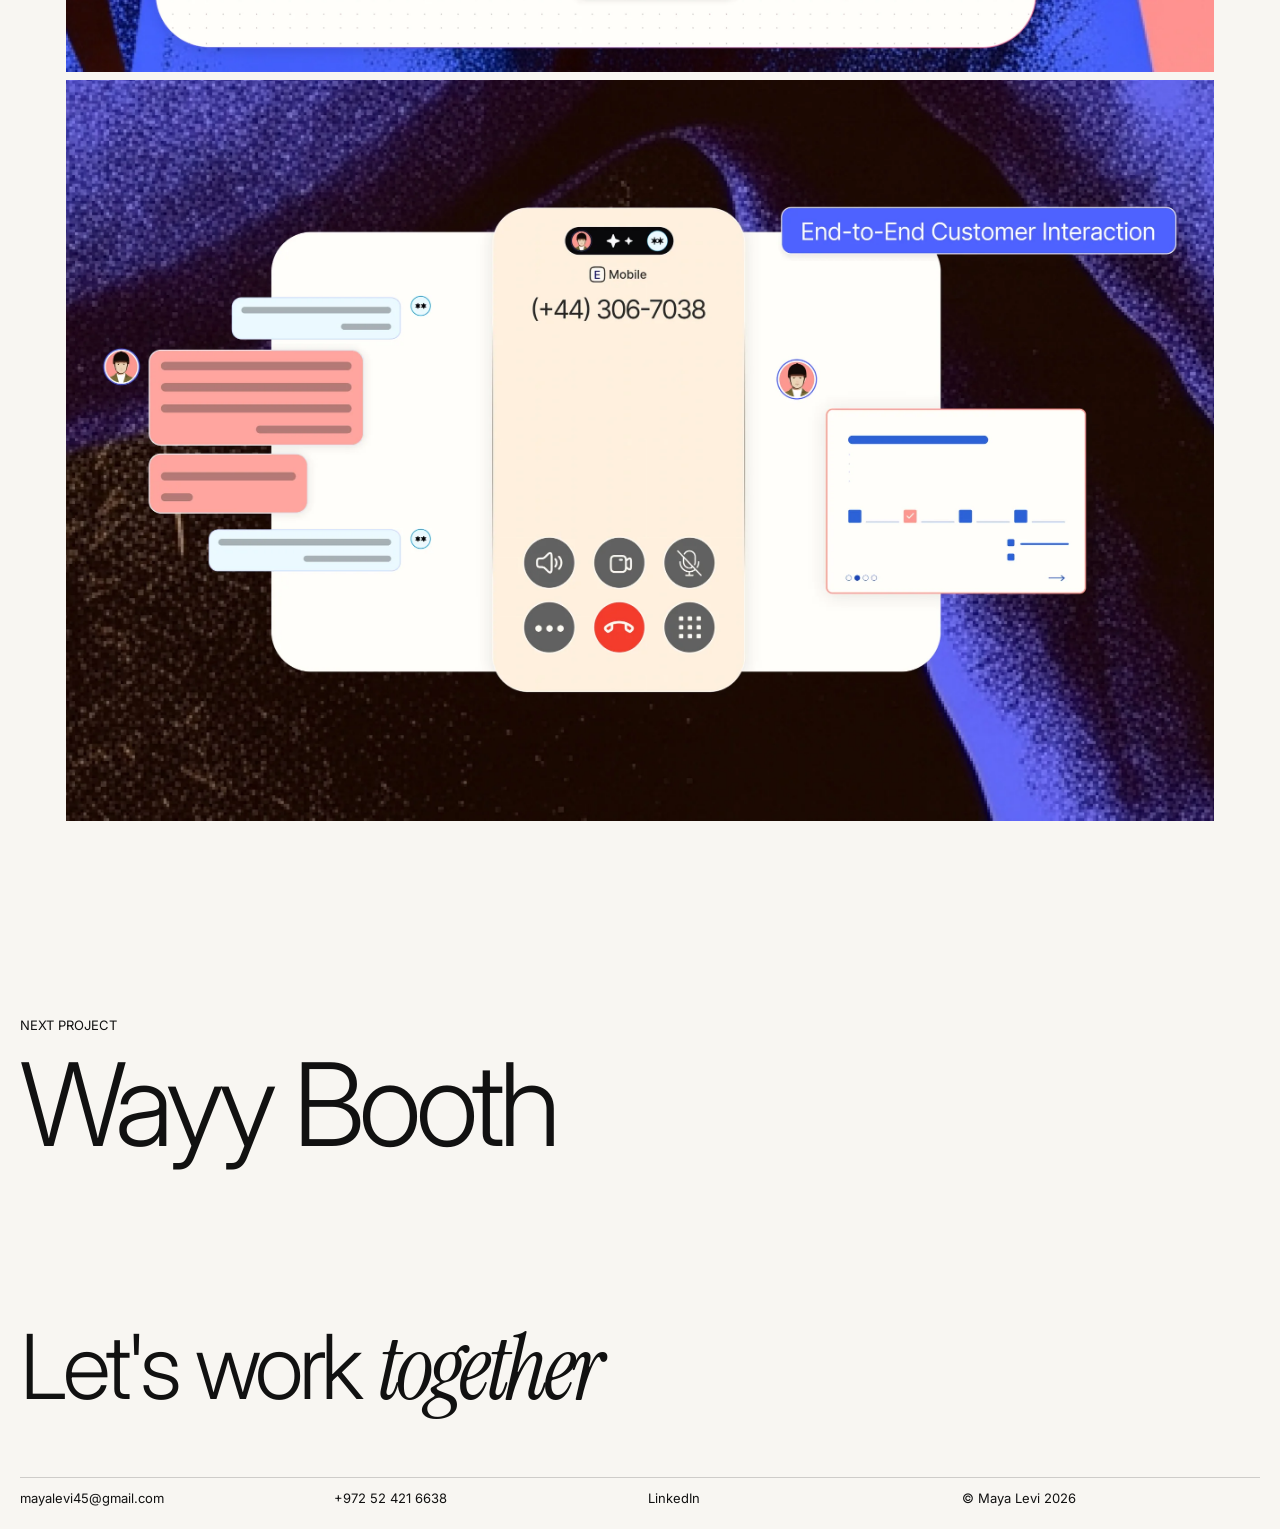
<file: encore.html>
<!doctype html>
<html lang="en">
<head>
<meta charset="utf-8" />
<meta name="viewport" content="width=device-width, initial-scale=1" />
<title>Encore | Maya Levi</title>
<link rel="icon" href="favicon.svg" type="image/svg+xml" />
<link rel="icon" href="favicon-32.png" sizes="32x32" type="image/png" />
<link rel="apple-touch-icon" href="apple-touch-icon.png" />
<link rel="preconnect" href="https://fonts.googleapis.com" />
<link rel="preconnect" href="https://fonts.gstatic.com" crossorigin />
<link href="https://fonts.googleapis.com/css2?family=Inter:wght@100..900&family=Instrument+Serif:ital@0;1&display=swap" rel="stylesheet" />
<link rel="stylesheet" href="site.css" />
</head>
<body>

<header>
  <a class="brand" href="index.html" aria-label="Maya Levi, home"><svg class="mark" aria-hidden="true" xmlns="http://www.w3.org/2000/svg" viewBox="96 12 503 629"><path fill="currentColor" fill-rule="evenodd" d="M214 631C213 631 211 630 210 628C209 626 205 622 201 618C187 603 181 595 178 590C178 588 177 586 176 585C171 578 171 578 172 561C172 545 172 544 174 538C176 535 177 531 178 528C179 526 180 522 181 521C183 519 184 516 185 514C188 507 201 503 212 506C215 507 221 507 226 508C232 508 237 509 238 509C239 510 242 512 245 513C249 516 256 523 259 529C261 533 260 551 257 556C255 560 255 565 254 573C253 590 247 605 236 617C226 628 220 632 214 631ZM415 631C413 631 410 629 408 628C405 627 402 626 401 626C400 626 398 625 396 624C394 622 391 621 389 620C384 618 370 606 369 602C369 600 368 596 366 593C365 590 364 586 363 584C362 579 355 569 349 565C344 560 334 554 330 554C327 553 316 545 316 543C316 542 315 540 313 538C310 534 307 523 307 516C307 509 310 498 312 493C314 491 315 488 316 486C316 483 317 481 318 480C320 478 321 476 322 475C324 470 333 462 337 460C339 459 342 458 344 457C346 455 348 454 360 454C373 454 374 454 378 456C382 458 385 459 390 460C399 460 400 459 397 452C395 448 393 439 392 428C391 419 397 405 403 404C408 402 426 416 428 423C428 425 430 428 431 430C433 432 434 435 434 438C435 440 436 443 437 444C438 446 440 449 441 453C442 456 443 459 444 460C444 462 446 465 446 468C449 477 452 477 458 468C460 466 462 463 462 462C463 461 466 457 469 452C472 447 476 442 478 440C480 437 482 433 484 431C485 429 487 426 488 425C489 423 490 422 490 422C490 421 492 419 494 416C498 412 499 412 503 412C508 412 509 412 512 416C516 421 517 423 514 428C513 429 512 431 512 432C512 433 510 437 508 442C506 446 504 452 502 455C501 458 499 462 498 465C496 468 496 469 497 470C498 471 499 472 500 472C501 472 504 473 506 474C509 476 513 477 516 478C519 478 524 479 528 481C532 483 536 484 538 484C541 485 545 486 547 487C549 489 555 491 558 493C570 499 580 509 587 523C590 530 590 530 590 546C589 561 589 563 587 568C579 584 578 587 571 592C566 596 566 596 554 596C543 595 541 595 538 593C535 592 532 591 529 591C522 591 518 590 514 587C509 583 508 583 503 590C497 600 493 605 486 612C480 618 469 626 467 626C467 626 464 627 461 629C457 631 456 632 437 632C426 632 416 632 415 631ZM454 619C456 618 459 617 461 616C466 615 477 606 484 597C490 590 491 588 496 578C498 575 500 571 501 571C504 569 509 569 511 570C512 571 515 573 518 575C523 578 526 579 530 580C534 580 539 582 542 583C545 584 550 584 555 584C562 584 562 584 568 579C572 574 573 571 574 568C575 565 576 561 577 560C579 557 580 555 580 544C580 533 579 532 577 529C575 526 574 524 574 523C574 521 562 508 558 506C556 505 553 503 551 502C549 501 546 500 545 499C543 499 540 498 538 497C536 496 521 491 512 489C509 488 504 486 502 485C500 484 496 483 495 483C493 483 490 482 489 482C482 479 481 468 487 462C488 460 490 457 490 454C491 452 492 449 493 447C494 446 495 442 496 440L496 436L493 439C491 440 489 443 488 444C487 446 486 449 484 451C481 454 479 457 472 468C469 472 465 478 463 480C462 482 459 486 458 488C456 493 453 494 449 494C445 494 444 493 442 487C441 485 440 482 439 481C438 479 436 476 436 472C435 469 434 466 433 465C432 463 431 460 430 457C429 454 428 450 427 448C425 447 424 443 424 441C423 439 422 436 421 435C420 434 419 431 418 429C417 425 409 418 407 418C403 418 403 436 407 444C409 450 413 464 413 468C413 472 411 474 407 475C404 476 401 475 395 472C393 471 388 470 383 470C379 469 372 468 368 467C364 466 360 465 358 465C351 466 340 471 337 474C332 479 327 486 327 490C326 492 325 494 323 496C320 500 319 513 320 524C321 531 321 531 327 537C330 540 334 543 337 544C346 547 358 555 363 562C370 570 374 577 374 582C374 584 375 587 377 589C378 591 380 594 380 596C381 601 387 606 394 609C396 610 399 612 400 613C401 614 404 615 407 616C409 616 413 617 416 618C421 622 422 622 438 622C450 622 452 621 454 619ZM222 616C224 614 229 608 231 604C232 602 234 600 235 598C236 597 237 594 238 591C239 587 240 582 241 579C242 575 243 568 244 563C245 558 246 550 247 545C249 537 249 537 246 531C244 526 243 526 236 522C232 520 227 519 224 518C222 518 217 517 212 517C199 515 197 517 192 527C184 544 184 544 183 559C183 573 183 573 186 580C191 591 214 617 218 617C219 617 220 616 222 616ZM270 488C269 488 263 481 256 474C250 467 243 460 242 458C239 455 223 437 219 431C217 428 214 426 213 426C212 426 208 429 204 432C186 449 181 453 175 453C173 453 170 454 167 455C160 458 157 458 156 455C154 452 154 446 155 443C161 434 166 422 165 422C164 420 155 423 152 426C148 428 138 430 124 429C113 428 110 426 110 422C110 418 111 415 116 410C118 408 121 404 123 402C126 398 135 388 148 374C159 362 161 359 161 357C161 354 154 348 148 345C146 344 143 342 142 340C140 339 135 335 130 332C125 328 118 324 115 321C103 312 103 305 115 296C121 292 121 292 133 293C145 293 146 293 150 295C152 297 155 298 156 298C159 299 167 304 180 315C189 322 191 323 192 322C193 320 193 319 192 312C191 307 190 301 190 297C189 293 188 288 187 285C186 280 183 255 183 246C183 238 187 236 200 238C207 239 214 243 220 249C224 253 230 262 230 264C230 265 231 267 233 270C234 272 236 274 236 276C237 279 240 279 246 276C249 274 255 272 268 266C274 264 276 264 286 263C300 263 304 264 307 270C308 274 308 275 307 283C306 294 303 299 292 309C288 313 283 318 282 319C280 322 280 322 285 322C288 321 291 320 292 319C294 318 296 317 298 316C300 316 303 315 305 313C307 312 311 310 314 310C316 309 320 308 321 307C324 304 328 303 330 305C333 308 337 315 338 318C338 322 338 322 330 330C321 339 319 341 306 351C294 360 293 363 298 368C299 370 302 374 305 378C307 383 310 388 311 389C317 397 318 399 320 402C320 404 322 406 323 406C325 407 328 414 328 417C328 420 324 426 321 427C320 427 314 428 308 429C301 430 294 431 292 432C289 433 285 434 283 435C279 435 279 437 282 446C282 450 284 457 284 461C285 466 285 471 286 474C287 477 287 478 285 482C282 488 275 491 270 488ZM274 468C274 463 273 460 271 456C269 451 269 449 268 440C268 431 268 429 270 427C272 425 277 423 283 423C285 423 289 422 292 420C295 419 298 418 302 418C309 418 312 417 313 415C313 413 310 408 307 403C305 401 303 398 302 396C301 394 298 390 296 387C295 385 293 381 292 379C290 378 288 373 285 370C283 367 281 363 281 362C281 359 284 355 286 354C287 353 301 341 306 336C307 335 311 331 315 328C326 318 321 317 304 326C299 329 293 331 291 332C289 333 285 334 283 336C281 337 279 338 278 338C277 338 274 339 271 341C269 342 265 344 262 344C260 345 257 346 256 347C252 350 240 354 237 354C236 353 235 352 235 350C235 346 237 342 245 336C249 332 256 327 259 323C263 319 272 312 279 306C288 297 291 294 292 291C293 289 294 286 294 284C296 279 295 278 289 276C286 275 284 275 276 277C271 278 266 280 264 281C263 282 259 283 256 284C253 284 250 286 248 287C245 290 237 292 233 290C230 290 229 288 226 282C224 279 221 274 221 272C220 269 219 266 217 264C216 263 215 260 214 258C213 256 211 255 211 255C210 255 207 254 205 252C199 248 195 248 194 252C194 254 195 258 196 262C199 271 200 281 200 292C200 298 201 302 202 305C205 311 206 319 206 331C206 343 205 345 201 345C196 345 195 344 179 329C171 322 163 315 162 314C160 314 157 312 156 311C154 310 151 308 148 308C146 307 142 306 140 304C135 301 131 301 127 304C126 305 123 307 122 308C120 310 120 310 122 313C124 314 126 316 128 316C129 317 132 318 133 320C142 326 150 332 152 334C154 335 157 336 159 338C160 339 164 342 166 343C168 344 171 347 173 349C179 354 178 355 158 379C148 391 137 404 133 407C130 411 127 415 127 415C127 416 128 417 130 417C137 419 155 413 163 407C169 402 180 389 185 381C187 378 190 374 192 372C194 370 196 367 197 366C199 364 203 361 206 359C209 357 216 358 222 361C229 365 237 370 242 373C243 375 247 378 249 380C255 384 255 385 255 390C255 396 252 399 246 399C242 399 239 397 228 384C223 379 219 377 216 377C214 378 207 385 202 393C200 395 195 401 192 405C188 409 184 414 183 416C182 419 180 421 179 422C178 423 177 426 176 428C175 430 174 433 173 434C171 437 170 441 173 442C174 442 180 439 184 435C185 433 189 430 192 428C196 425 201 420 205 417C211 412 213 411 217 413C218 413 223 418 227 424C232 430 237 435 239 436C240 438 243 441 245 443C260 461 271 474 273 474C274 474 274 473 274 468ZM393 381C388 380 383 379 381 378C380 377 377 376 376 376C372 376 366 373 364 371C364 370 362 369 360 369C356 367 353 365 351 360C347 353 346 348 349 340C350 337 351 330 352 325C353 314 356 308 363 302C371 295 374 293 378 292C384 292 393 293 397 296C399 298 401 298 409 298C419 298 427 300 434 302C437 303 440 304 441 304C442 304 445 305 448 307C450 309 453 310 454 310C455 310 474 328 475 331C477 337 473 343 448 363C445 366 441 369 440 370C435 375 425 380 416 381C407 382 405 382 393 381ZM423 367C424 366 428 364 430 363C433 362 444 353 456 341C459 338 461 335 461 334C461 331 456 325 449 321C447 320 444 318 442 317C441 316 438 315 434 314C428 314 426 313 424 311C421 308 421 308 416 308C414 309 406 309 400 308C390 307 387 307 385 305C382 303 381 303 380 304C379 305 376 306 374 307C371 308 369 310 368 311C368 313 367 316 365 320C363 326 362 328 362 340C361 351 361 355 362 356C364 359 372 363 376 364C378 365 381 366 383 367C387 369 391 370 406 370C419 370 420 370 423 367ZM453 254C447 253 437 239 436 231C436 228 435 226 433 224C432 222 430 219 430 217C429 215 428 212 427 210C425 208 424 204 424 202C423 197 417 187 416 187C412 187 405 195 388 215C386 218 381 222 379 225C374 229 371 231 365 235C361 237 349 240 344 240C336 240 334 238 334 233C334 229 336 224 343 214C344 213 347 209 348 206C350 203 353 199 355 196C359 190 359 188 354 187C331 183 324 182 318 179C315 177 311 176 310 175C303 173 285 155 279 144C275 137 275 135 274 126C272 114 272 113 274 100C275 91 275 88 277 86C278 85 280 82 280 80C282 75 289 68 297 63C303 58 304 58 315 57C328 55 337 57 343 60C346 63 354 66 356 66C357 66 359 63 361 58C363 54 364 50 365 49C372 37 380 29 389 25C395 22 395 22 420 22C442 23 445 23 449 25C452 26 455 27 457 27C466 29 480 48 482 59C482 62 483 65 484 66C485 67 487 70 488 72C489 75 490 77 490 77C490 77 496 77 503 78C515 79 526 81 533 83C538 85 548 95 548 99C549 101 550 106 551 109C552 115 552 117 551 126C550 132 549 142 549 148C548 159 548 160 545 164C543 166 541 169 541 171C540 172 538 174 536 175C534 176 530 178 528 179C526 181 524 182 523 182C521 182 516 183 510 185C503 186 497 187 484 188C475 188 467 189 466 189C464 190 464 191 464 196C465 199 466 205 467 208C469 212 470 217 470 218C470 220 471 225 473 230C476 239 477 249 475 252C473 255 461 256 453 254ZM464 243C465 243 464 240 463 237C461 234 460 229 460 226C459 222 458 217 457 213C453 204 451 193 450 187C450 180 451 179 464 178C469 177 478 177 484 177C494 178 494 178 498 176C502 174 506 173 513 172C524 170 529 168 534 160C538 154 538 154 539 132C540 110 539 103 533 97C529 93 529 93 512 92C497 91 493 91 487 88C479 85 480 86 475 73C473 69 472 65 472 64C472 61 464 46 460 43C457 40 455 39 450 38C447 37 443 36 440 35C437 33 435 32 417 32C395 32 398 32 387 40C383 43 375 53 374 57C373 60 372 63 371 64C370 66 368 69 368 72C367 74 366 77 365 78C363 81 356 81 351 78C336 69 336 68 321 69C309 69 308 69 303 72C295 76 291 82 285 98C284 101 284 105 284 116C284 129 285 130 287 134C289 136 290 140 291 141C293 148 305 159 318 167C324 170 326 171 340 172C346 173 352 174 354 175C356 176 361 177 364 177C372 178 374 179 374 185C374 188 373 190 370 193C369 195 367 198 367 198C367 199 366 201 364 203C356 215 351 223 351 224C351 225 354 226 357 225C365 223 378 211 389 196C392 192 405 179 406 179C406 179 409 177 411 176C414 173 416 172 419 172C425 172 427 175 428 183C429 185 430 188 431 190C433 192 434 195 434 198C435 200 436 204 437 205C438 207 440 210 441 212C441 215 443 217 443 218C444 220 445 223 446 226C449 233 454 242 456 243C458 244 464 244 464 243Z"/></svg><span>Maya<br />Levi</span></a>
  <nav>
    <a href="Projects.html">Work</a>
    <a href="AboutMe.html">About</a>
    <a href="ContactPage.html">Contact</a>
  </nav>
  <svg class="flower" id="flower" viewBox="0 0 100 100" role="group" aria-label="Background color"></svg>
</header>

<div class="page">
<section class="p-hero">
  <div class="eyebrow"><a href="Projects.html">← Work</a><span>Branding · Web · Motion</span></div>
  <h1>Encore</h1>
</section>

<section class="p-intro">
  <p class="lead">Brand identity for Encore AI, a&nbsp;fast-growing AI company, built around the world of English dressage. Elegant and precise, made to speak to sales and finance leaders.</p>
  <dl class="p-meta">
    <div class="full"><dt>Client</dt><dd>AI agents that run customer interactions on autopilot or coach sales teams live. AI that converts like your best people.</dd></div>
    <div class="full"><dt>Services</dt><dd>Branding, Web design, UX/UI, Motion design</dd></div>
    <div><dt>Year</dt><dd>2026</dd></div>
    <div><dt>Studio</dt><dd>Wayy Studio</dd></div>
    <div class="full"><dt>Website</dt><dd><a class="contact-link" href="https://www.encr.ai/" target="_blank" rel="noopener">encr.ai ↗</a></dd></div>
  </dl>
</section>

<section class="gallery" style="--k:1.4567">
    <h2 class="g-sec"><span>(01)</span><span>Identity</span></h2>
    <div class="g-row eq"><figure style="--a:2.1787"><img src="media/encore/hq-01.webp" width="2560" height="1175" loading="lazy" decoding="async" alt="Encore, Brand statement"></figure></div>
    <div class="g-row eq"><figure style="--a:1.5725"><img src="media/encore/hq-13.webp" width="2560" height="1628" loading="lazy" decoding="async" alt="Encore, Logo"></figure></div>
    <div class="g-row eq"><figure style="--a:1.5335"><video muted loop playsinline preload="none" width="1920" height="1252" poster="media/encore/hq-19.webp" aria-label="Encore, Typography specimen"><source src="hq-19.mp4" type="video/mp4"></video></figure></div>
    <div class="g-row eq"><figure style="--a:1.3604"><video muted loop playsinline preload="none" width="770" height="566" poster="media/encore/encore-05.webp" aria-label="Encore, Typeface"><source src="encore-05.mp4" type="video/mp4"></video></figure><figure style="--a:2.3304"><img src="media/encore/encore-02.webp" width="1333" height="572" loading="lazy" decoding="async" alt="Encore, Sketches"></figure></div>
    <div class="g-row eq"><figure style="--a:1.4567"><img src="media/encore/hq-08.webp" width="2421" height="1662" loading="lazy" decoding="async" alt="Encore, Colour palette"></figure></div>
    <div class="g-row eq"><figure style="--a:0.9952"><img src="media/encore/hq-20.webp" width="1654" height="1662" loading="lazy" decoding="async" alt="Encore, Illustration"></figure><figure style="--a:0.7870"><img src="media/encore/hq-15.webp" width="1308" height="1662" loading="lazy" decoding="async" alt="Encore, Illustration"></figure><figure style="--a:0.8000"><img src="media/encore/encore-10.webp" width="1080" height="1350" loading="lazy" decoding="async" alt="Encore, Illustration"></figure></div>
    <div class="g-row eq"><figure style="--a:2.7527"><img src="media/encore/hq-07.webp" width="2560" height="930" loading="lazy" decoding="async" alt="Encore, Hero illustration"></figure></div>
    <h2 class="g-sec"><span>(02)</span><span>Campaign</span></h2>
    <div class="g-row eq"><figure style="--a:1.9958"><video muted loop playsinline preload="none" width="1920" height="962" poster="media/encore/hq-17.webp" aria-label="Encore, AI conversion campaign"><source src="hq-17.mp4" type="video/mp4"></video></figure></div>
    <div class="g-row eq"><figure style="--a:2.1316"><img src="media/encore/hq-04.webp" width="2560" height="1201" loading="lazy" decoding="async" alt="Encore, Portrait collage"></figure></div>
    <div class="g-row eq"><figure style="--a:0.7872"><video muted loop playsinline preload="none" width="1080" height="1372" poster="media/encore/hq-14.webp" aria-label="Encore, Billboard"><source src="hq-14.mp4" type="video/mp4"></video></figure><figure style="--a:0.7870"><img src="media/encore/hq-10.webp" width="1308" height="1662" loading="lazy" decoding="async" alt="Encore, Event lockup"></figure></div>
    <div class="g-row eq"><figure style="--a:1.8286"><img src="media/encore/hq-05.webp" width="2560" height="1400" loading="lazy" decoding="async" alt="Encore, Uncap your top line"></figure></div>
    <div class="g-row eq"><figure style="--a:0.7870"><img src="media/encore/hq-21.webp" width="1308" height="1662" loading="lazy" decoding="async" alt="Encore, Campaign lockup"></figure><figure style="--a:0.7798"><img src="media/encore/hq-03.webp" width="1296" height="1662" loading="lazy" decoding="async" alt="Encore, Merch"></figure></div>
    <div class="g-row eq"><figure style="--a:0.8000"><img src="media/encore/encore-19.webp" width="1080" height="1350" loading="lazy" decoding="async" alt="Encore, Stationery"></figure><figure style="--a:0.8000"><img src="media/encore/encore-20.webp" width="1080" height="1350" loading="lazy" decoding="async" alt="Encore, Space"></figure></div>
    <h2 class="g-sec"><span>(03)</span><span>Digital</span></h2>
    <div class="g-row eq"><figure style="--a:1.5484"><video muted loop playsinline preload="none" width="1920" height="1240" poster="media/encore/hq-11.webp" aria-label="Encore, Website"><source src="hq-11.mp4" type="video/mp4"></video></figure></div>
    <div class="g-row eq"><figure style="--a:1.5487"><img src="media/encore/hq-02.webp" width="2560" height="1653" loading="lazy" decoding="async" alt="Encore, Website, resources"></figure></div>
    <div class="g-row eq"><figure style="--a:1.4679"><video muted loop playsinline preload="none" width="1920" height="1308" poster="media/encore/hq-06.webp" aria-label="Encore, Product interface montage"><source src="hq-06.mp4" type="video/mp4"></video></figure></div>
    <div class="g-row eq"><figure style="--a:1.5325"><img src="media/encore/hq-09.webp" width="2547" height="1662" loading="lazy" decoding="async" alt="Encore, Product, resolution status"></figure></div>
    <div class="g-row eq"><figure style="--a:1.5487"><img src="media/encore/hq-12.webp" width="2560" height="1653" loading="lazy" decoding="async" alt="Encore, Product, agent workflow"></figure></div>
    <div class="g-row eq"><figure style="--a:1.5487"><img src="media/encore/hq-18.webp" width="2560" height="1653" loading="lazy" decoding="async" alt="Encore, Product, customer interaction"></figure></div>
</section>

<a class="next" href="booth.html" data-cursor="Next"><span class="lab">Next project</span><span class="name">Wayy Booth</span></a>

<footer>
  <p class="big">Let's work <em>together</em></p>
  <div class="row">
    <a class="contact-link" href="mailto:mayalevi45@gmail.com">mayalevi45@gmail.com</a>
    <a class="contact-link" href="tel:+972524216638">+972 52 421 6638</a>
    <a class="contact-link" href="https://www.linkedin.com/in/maya-levi-869219231/" target="_blank" rel="noopener">LinkedIn</a>
    <span>© Maya Levi 2026</span>
  </div>
</footer>
</div>

<div class="cursor" aria-hidden="true"><svg class="cursor-shape" data-shape="cloud" data-off="-85" style="width:62px" viewBox="0 0 287 240"><path fill-rule="evenodd" d="M185 236C179 235 169 221 168 213C168 210 167 208 165 206C164 204 162 201 162 199C161 197 160 194 159 192C157 190 156 186 156 184C155 179 149 169 148 169C144 169 137 177 120 197C118 200 113 204 111 207C106 211 103 213 97 217C93 219 81 222 76 222C68 222 66 220 66 215C66 211 68 206 75 196C76 195 79 191 80 188C82 185 85 181 87 178C91 172 91 170 86 169C63 165 56 164 50 161C47 159 43 158 42 157C35 155 17 137 11 126C7 119 7 117 6 108C4 96 4 95 6 82C7 73 7 70 9 68C10 67 12 64 12 62C14 57 21 50 29 45C35 40 36 40 47 39C60 37 69 39 75 42C78 45 86 48 88 48C89 48 91 45 93 40C95 36 96 32 97 31C104 19 112 11 121 7C127 4 127 4 152 4C174 5 177 5 181 7C184 8 187 9 189 9C198 11 212 30 214 41C214 44 215 47 216 48C217 49 219 52 220 54C221 57 222 59 222 59C222 59 228 59 235 60C247 61 258 63 265 65C270 67 280 77 280 81C281 83 282 88 283 91C284 97 284 99 283 108C282 114 281 124 281 130C280 141 280 142 277 146C275 148 273 151 273 153C272 154 270 156 268 157C266 158 262 160 260 161C258 163 256 164 255 164C253 164 248 165 242 167C235 168 229 169 216 170C207 170 199 171 198 171C196 172 196 173 196 178C197 181 198 187 199 190C201 194 202 199 202 200C202 202 203 207 205 212C208 221 209 231 207 234C205 237 193 238 185 236Z"/></svg><svg class="cursor-shape" data-shape="star" data-off="-50" style="width:60px" viewBox="0 0 239 259"><path fill-rule="evenodd" d="M168 255C167 255 161 248 154 241C148 234 141 227 140 225C137 222 121 204 117 198C115 195 112 193 111 193C110 193 106 196 102 199C84 216 79 220 73 220C71 220 68 221 65 222C58 225 55 225 54 222C52 219 52 213 53 210C59 201 64 189 63 189C62 187 53 190 50 193C46 195 36 197 22 196C11 195 8 193 8 189C8 185 9 182 14 177C16 175 19 171 21 169C24 165 33 155 46 141C57 129 59 126 59 124C59 121 52 115 46 112C44 111 41 109 40 107C38 106 33 102 28 99C23 95 16 91 13 88C1 79 1 72 13 63C19 60 19 60 31 60C43 60 44 60 48 62C50 64 53 65 54 65C57 66 65 71 78 82C87 89 89 90 90 89C91 87 91 86 90 79C89 74 88 68 88 64C87 60 86 55 85 52C84 47 81 22 81 13C81 5 85 3 98 5C105 6 112 10 118 16C122 20 128 29 128 31C128 32 129 34 131 37C132 39 134 41 134 43C135 46 138 46 144 43C147 41 153 39 166 33C172 31 174 31 184 30C198 30 202 31 205 37C206 41 206 42 205 50C204 61 201 66 190 76C186 80 181 85 180 86C178 89 178 89 183 89C186 88 189 87 190 86C192 85 194 84 196 83C198 83 201 82 203 80C205 79 209 77 212 77C214 76 218 75 219 74C222 71 226 70 228 72C231 75 235 82 236 85C236 89 236 89 228 97C219 106 217 108 204 118C192 127 191 130 196 136C197 137 200 141 203 146C205 150 208 155 209 156C215 164 216 166 218 169C218 171 220 173 221 173C223 174 226 181 226 184C226 187 222 193 219 194C218 194 212 195 206 196C199 197 192 198 190 199C187 200 183 201 181 202C177 202 177 204 180 213C180 217 182 224 182 228C183 233 183 238 184 241C185 244 185 245 183 249C180 255 173 258 168 255Z"/></svg><svg class="cursor-shape" data-shape="oval" data-off="-50" style="width:58px" viewBox="0 0 136 97"><path fill-rule="evenodd" d="M50 93C45 92 40 91 38 90C37 89 34 88 33 88C29 88 23 85 21 83C21 82 19 81 17 81C13 79 10 77 8 72C4 65 3 60 6 52C7 49 8 42 9 37C10 26 13 20 20 14C28 7 31 5 35 4C41 4 50 5 54 8C56 10 58 10 66 10C76 10 84 12 92 14C94 15 97 16 98 16C99 16 102 17 105 19C107 21 110 22 111 22C112 22 131 40 132 43C134 49 130 55 105 75C102 78 98 81 97 82C92 87 82 92 73 93C64 94 62 94 50 93Z"/></svg><svg class="cursor-shape" data-shape="wings" data-off="-20" style="width:64px" viewBox="0 0 290 236"><path fill-rule="evenodd" d="M112 232C110 232 107 230 105 229C102 228 99 227 98 227C97 227 95 226 93 225C91 223 88 222 86 221C81 219 67 207 66 203C66 201 65 197 63 194C62 191 61 187 60 184C59 180 52 170 46 166C41 161 31 155 27 155C24 154 13 146 13 144C13 143 12 141 10 139C7 135 4 124 4 117C4 110 7 99 9 94C11 92 12 89 13 87C13 84 14 82 15 81C17 79 18 77 19 76C21 71 30 63 34 61C36 60 39 59 40 58C43 56 45 55 57 55C70 55 71 55 75 57C79 59 82 60 87 61C96 61 97 60 94 53C92 49 90 40 89 29C88 20 94 6 100 5C105 3 123 17 125 24C125 26 127 29 128 31C130 33 131 36 131 39C132 41 133 44 134 45C135 47 137 50 138 54C139 57 140 60 141 62C141 63 143 66 143 69C146 78 149 78 155 69C157 67 159 64 159 63C160 62 163 58 166 53C169 48 173 43 175 40C177 38 179 34 181 32C182 30 184 27 185 26C186 24 187 23 187 23C187 22 189 20 191 17C195 13 196 13 200 13C205 13 206 13 209 17C213 22 214 24 211 28C210 30 209 32 209 33C209 34 207 38 205 43C203 47 201 53 199 56C198 59 196 63 195 66C193 69 193 70 194 71C195 72 196 73 197 73C198 73 201 74 203 75C206 77 210 78 213 79C216 79 221 80 225 82C229 84 233 85 236 85C238 86 242 87 244 88C246 90 252 92 255 94C267 100 277 110 284 124C287 131 287 131 287 147C286 162 286 164 284 170C276 185 275 188 268 193C262 197 262 197 250 197C240 196 238 196 235 194C232 193 229 192 226 192C219 192 215 191 211 188C206 184 205 184 200 191C194 201 190 206 183 213C177 219 166 227 164 227C164 227 161 228 158 230C154 232 153 233 134 233C123 233 113 233 112 232Z"/></svg><svg class="cursor-shape" data-shape="drop" data-off="-40" style="width:46px" viewBox="0 0 96 134"><path fill-rule="evenodd" d="M47 130C46 130 44 129 43 127C42 125 38 121 34 117C20 102 14 94 11 89C11 87 10 85 9 84C4 77 4 77 5 60C5 44 5 43 7 38C9 34 10 30 11 27C12 25 13 21 14 20C16 18 17 15 18 13C21 6 34 2 46 5C48 6 54 6 59 7C65 7 70 8 71 8C72 9 75 11 78 12C82 15 89 22 92 28C94 32 93 50 90 56C88 59 88 64 87 72C86 89 80 104 69 116C59 127 53 131 47 130Z"/></svg><span></span></div>
<script src="site.js"></script>
</body>
</html>
</file>
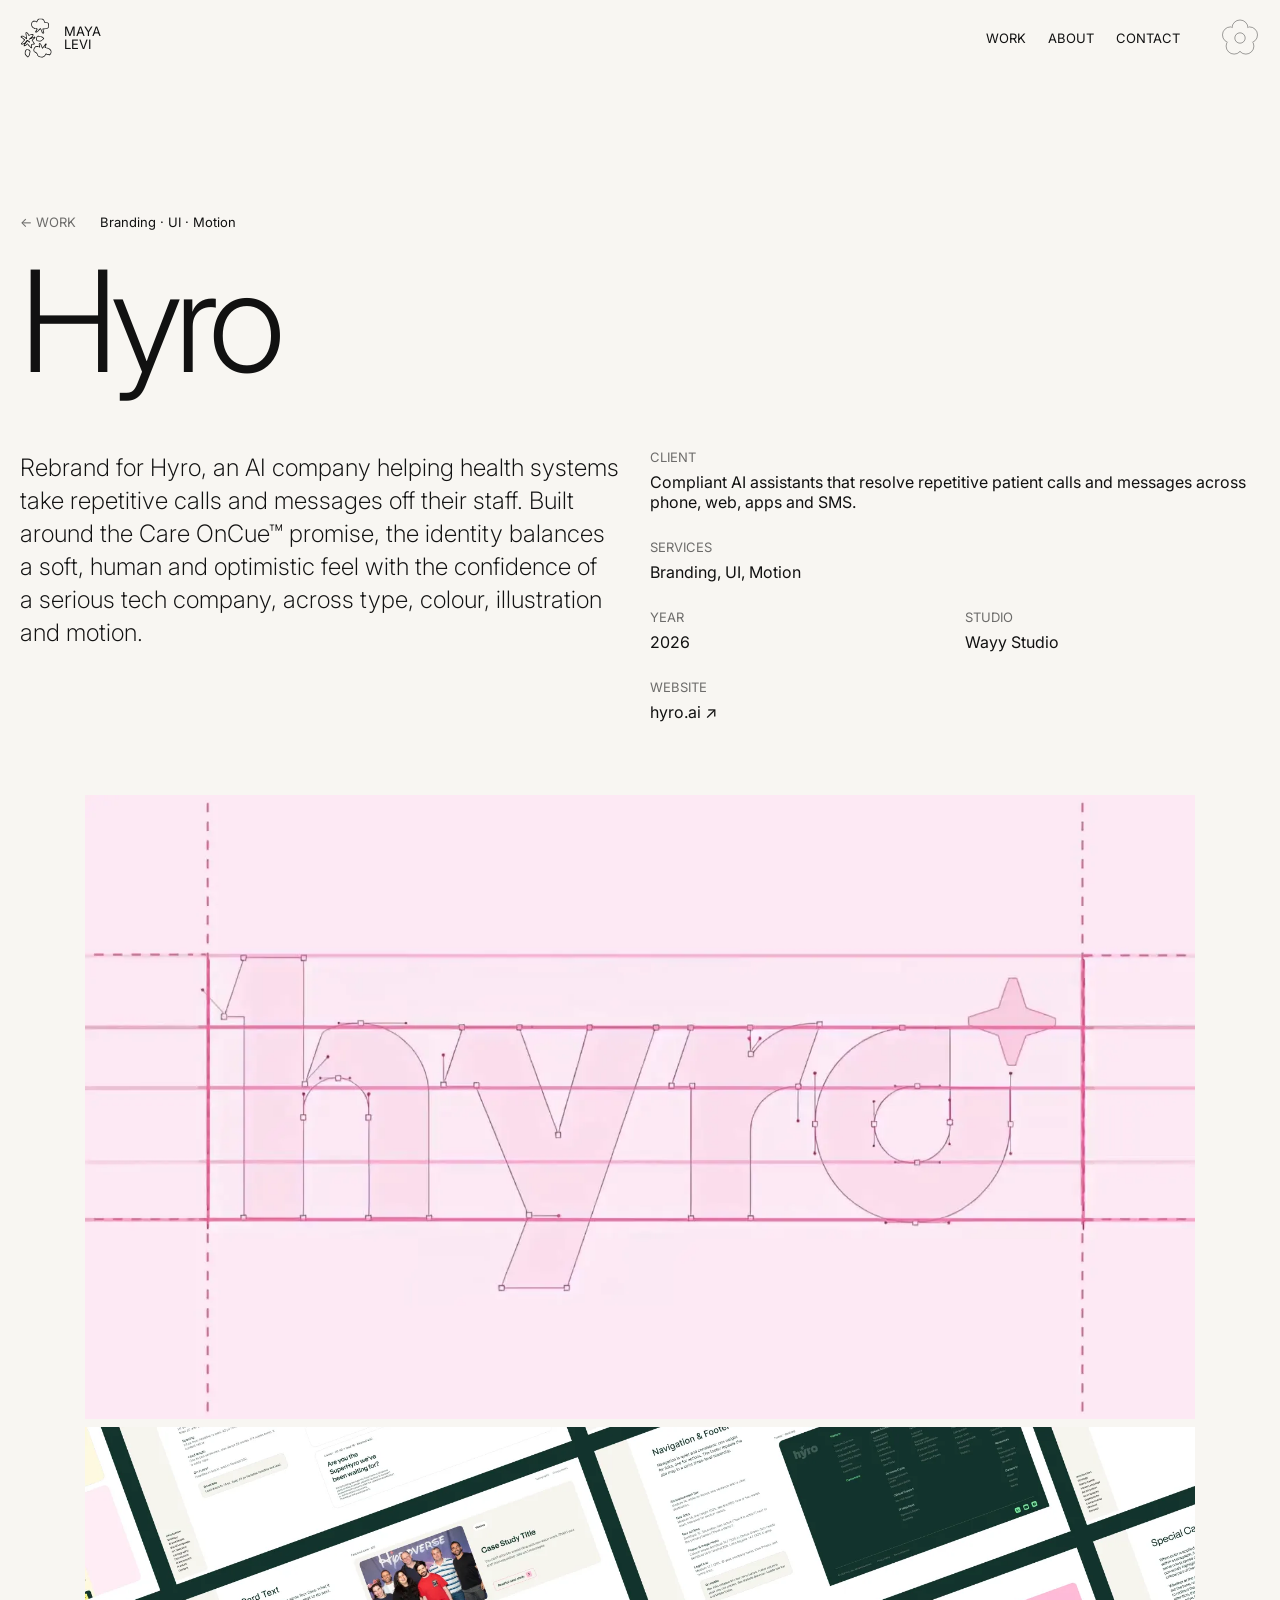
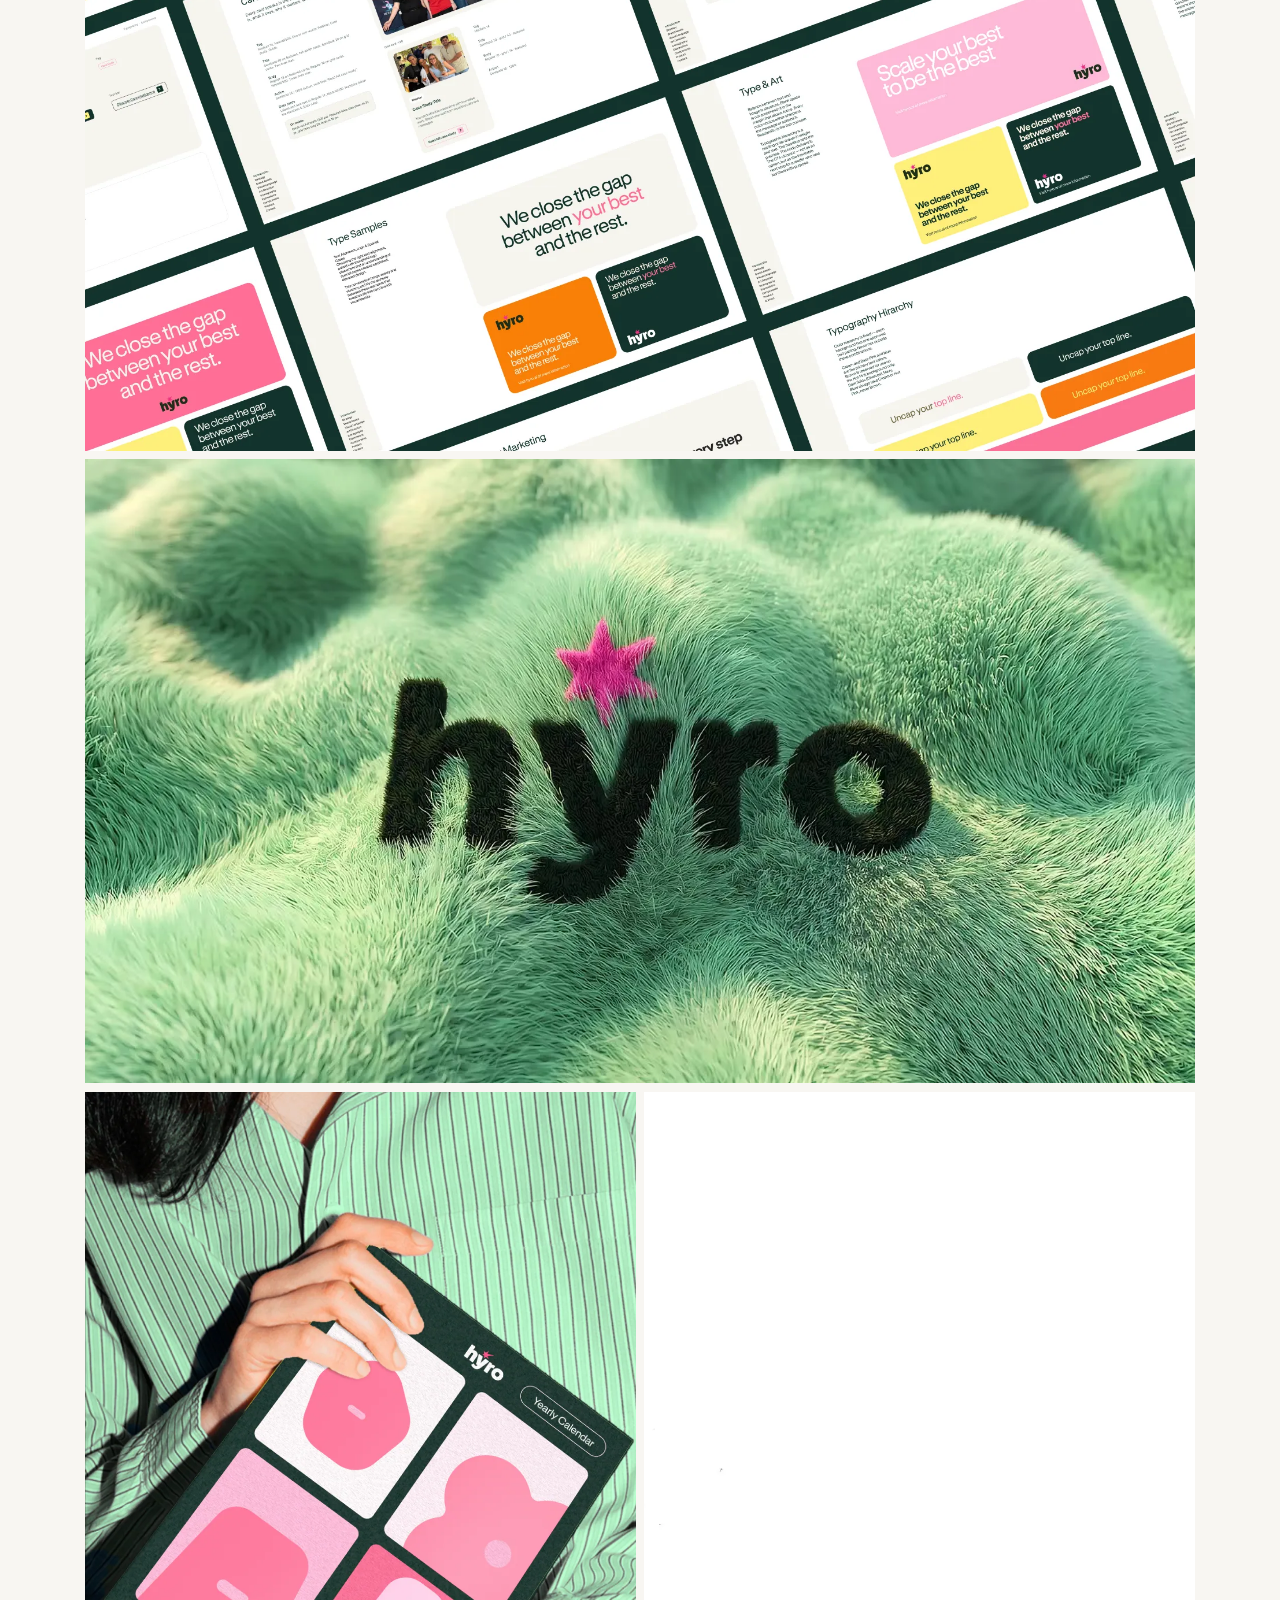
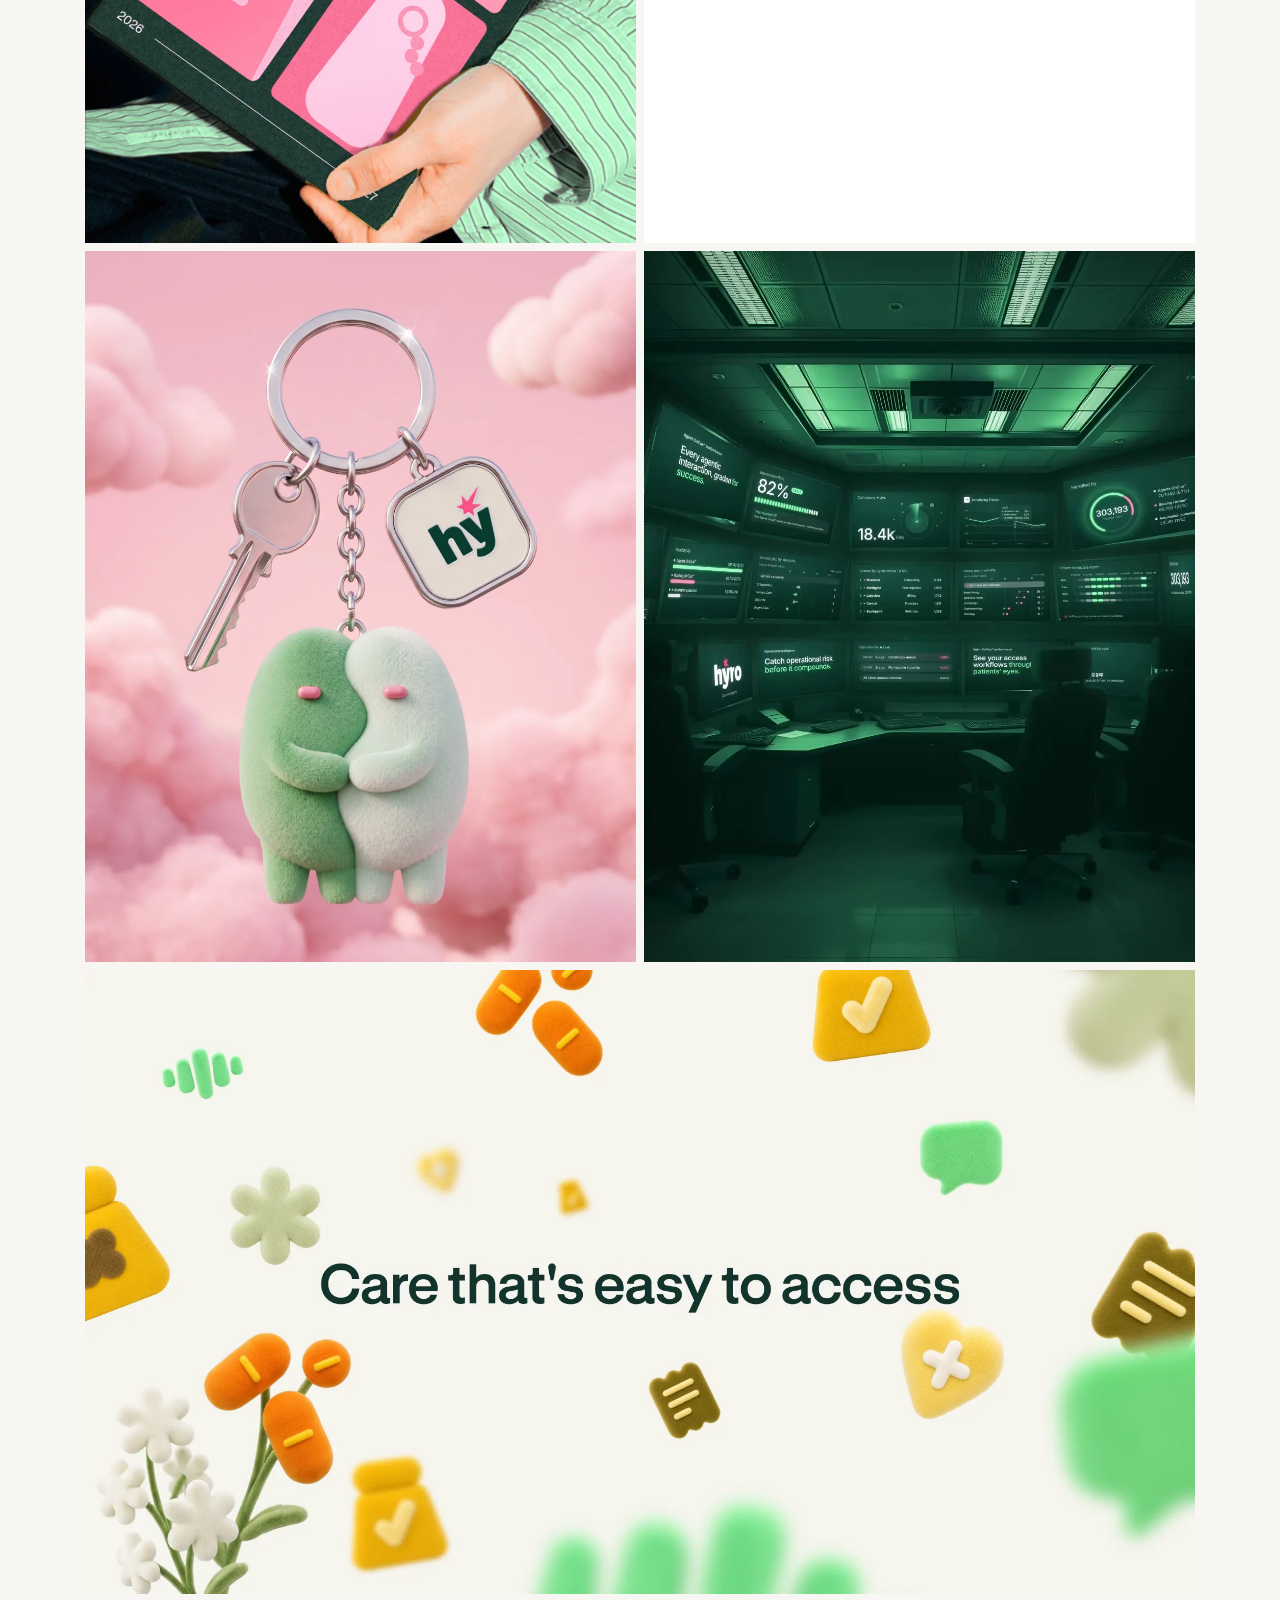
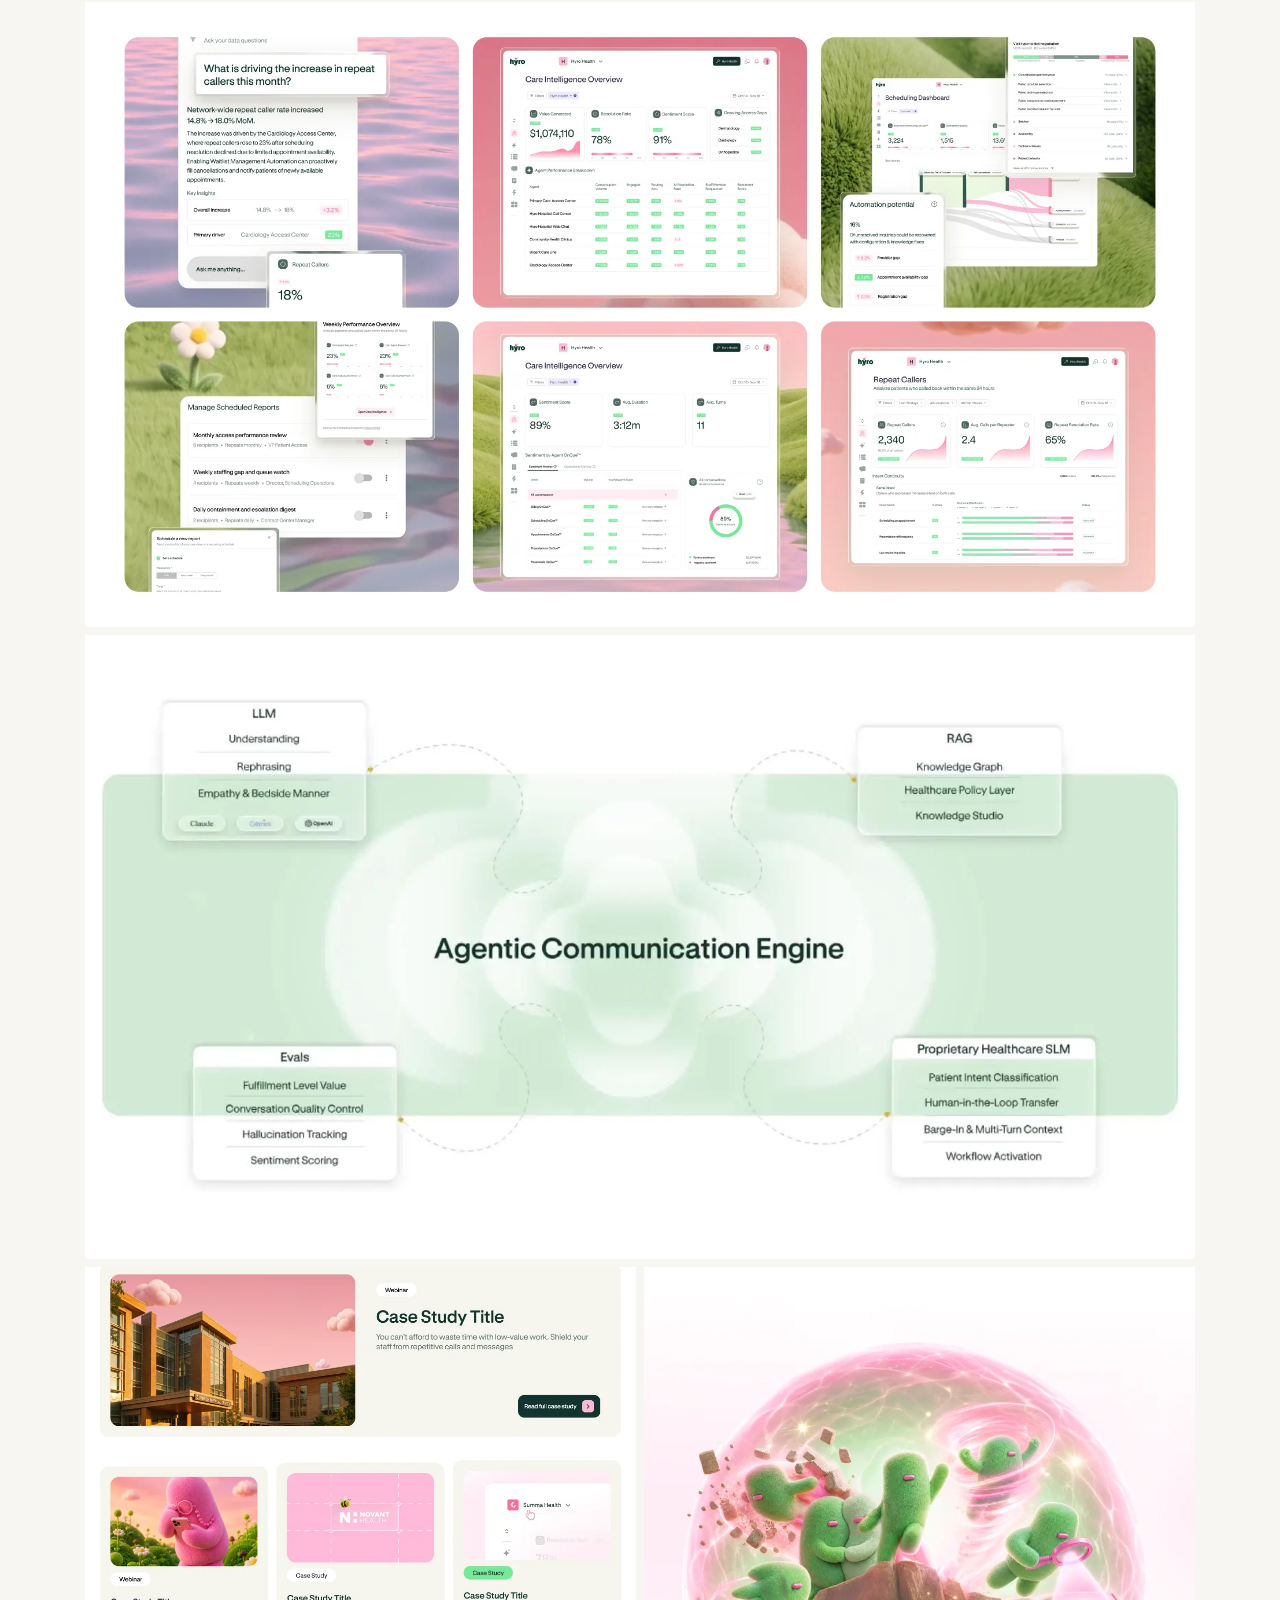
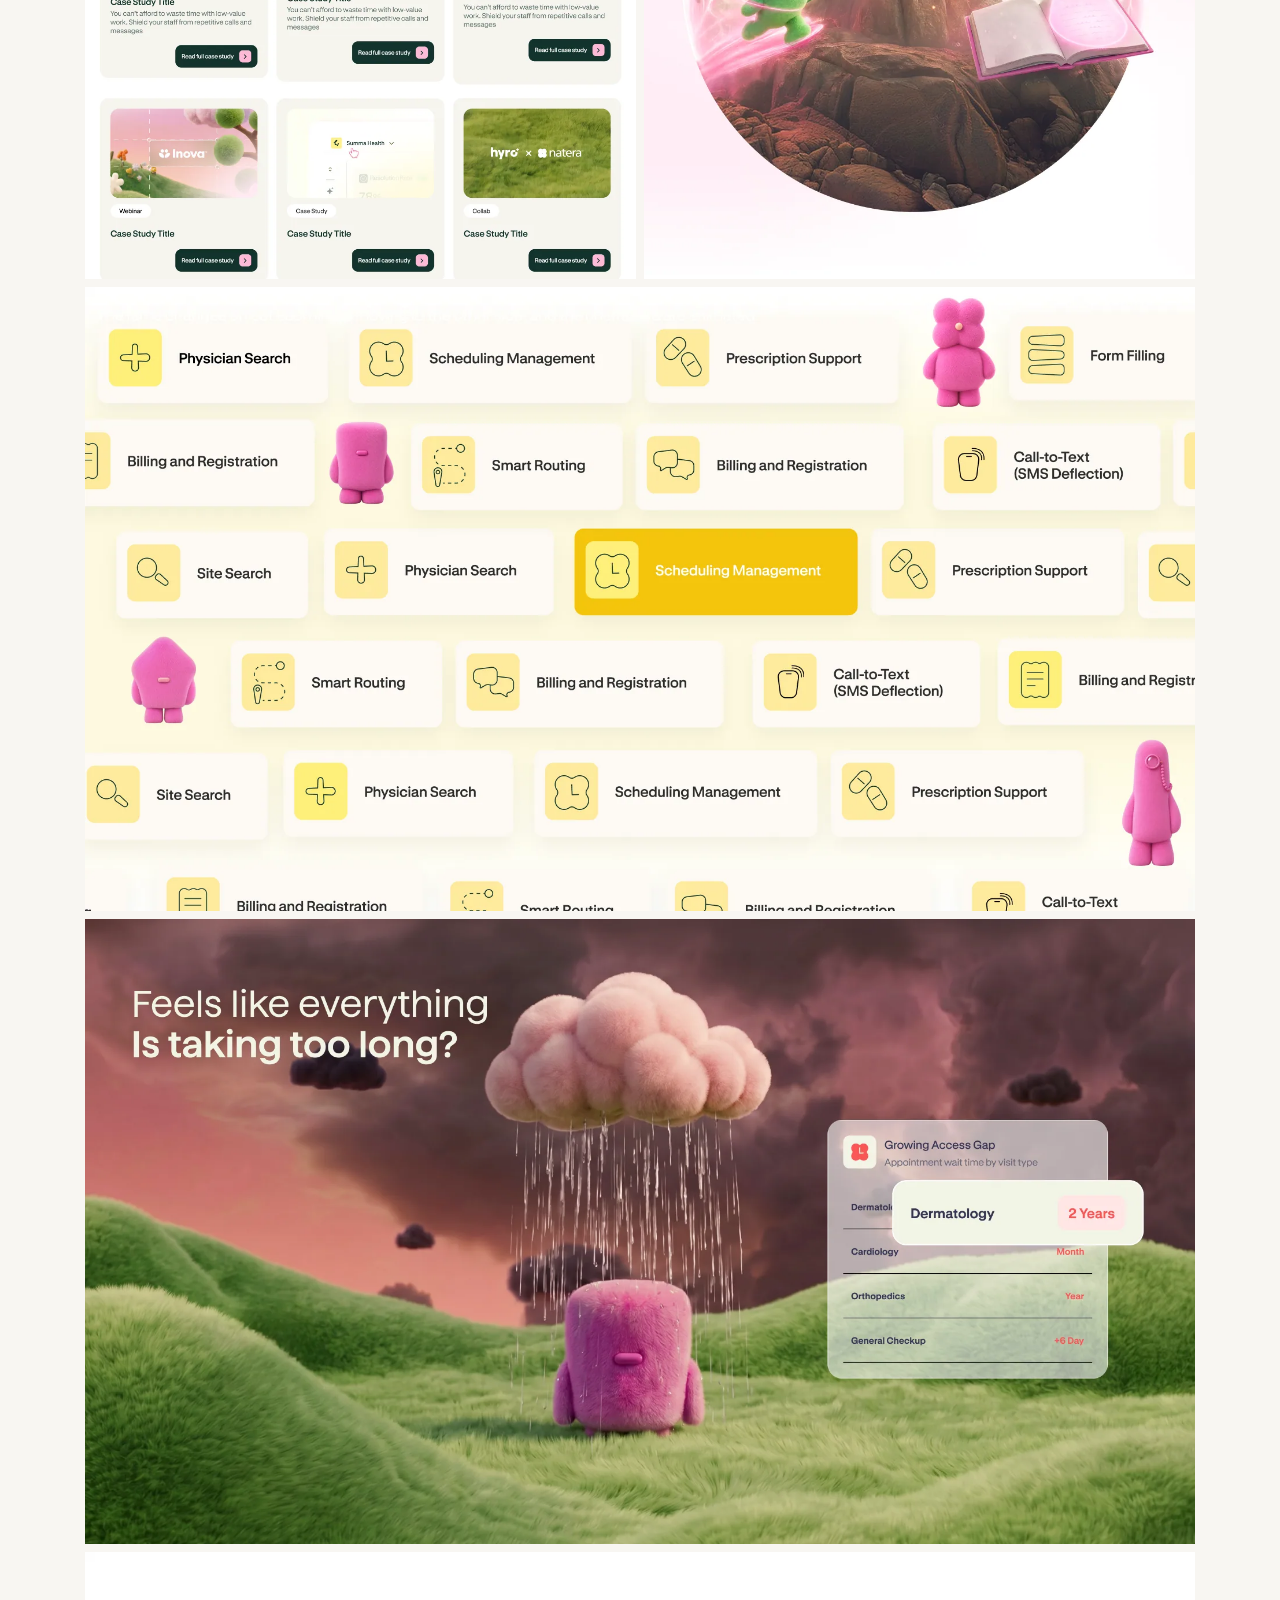
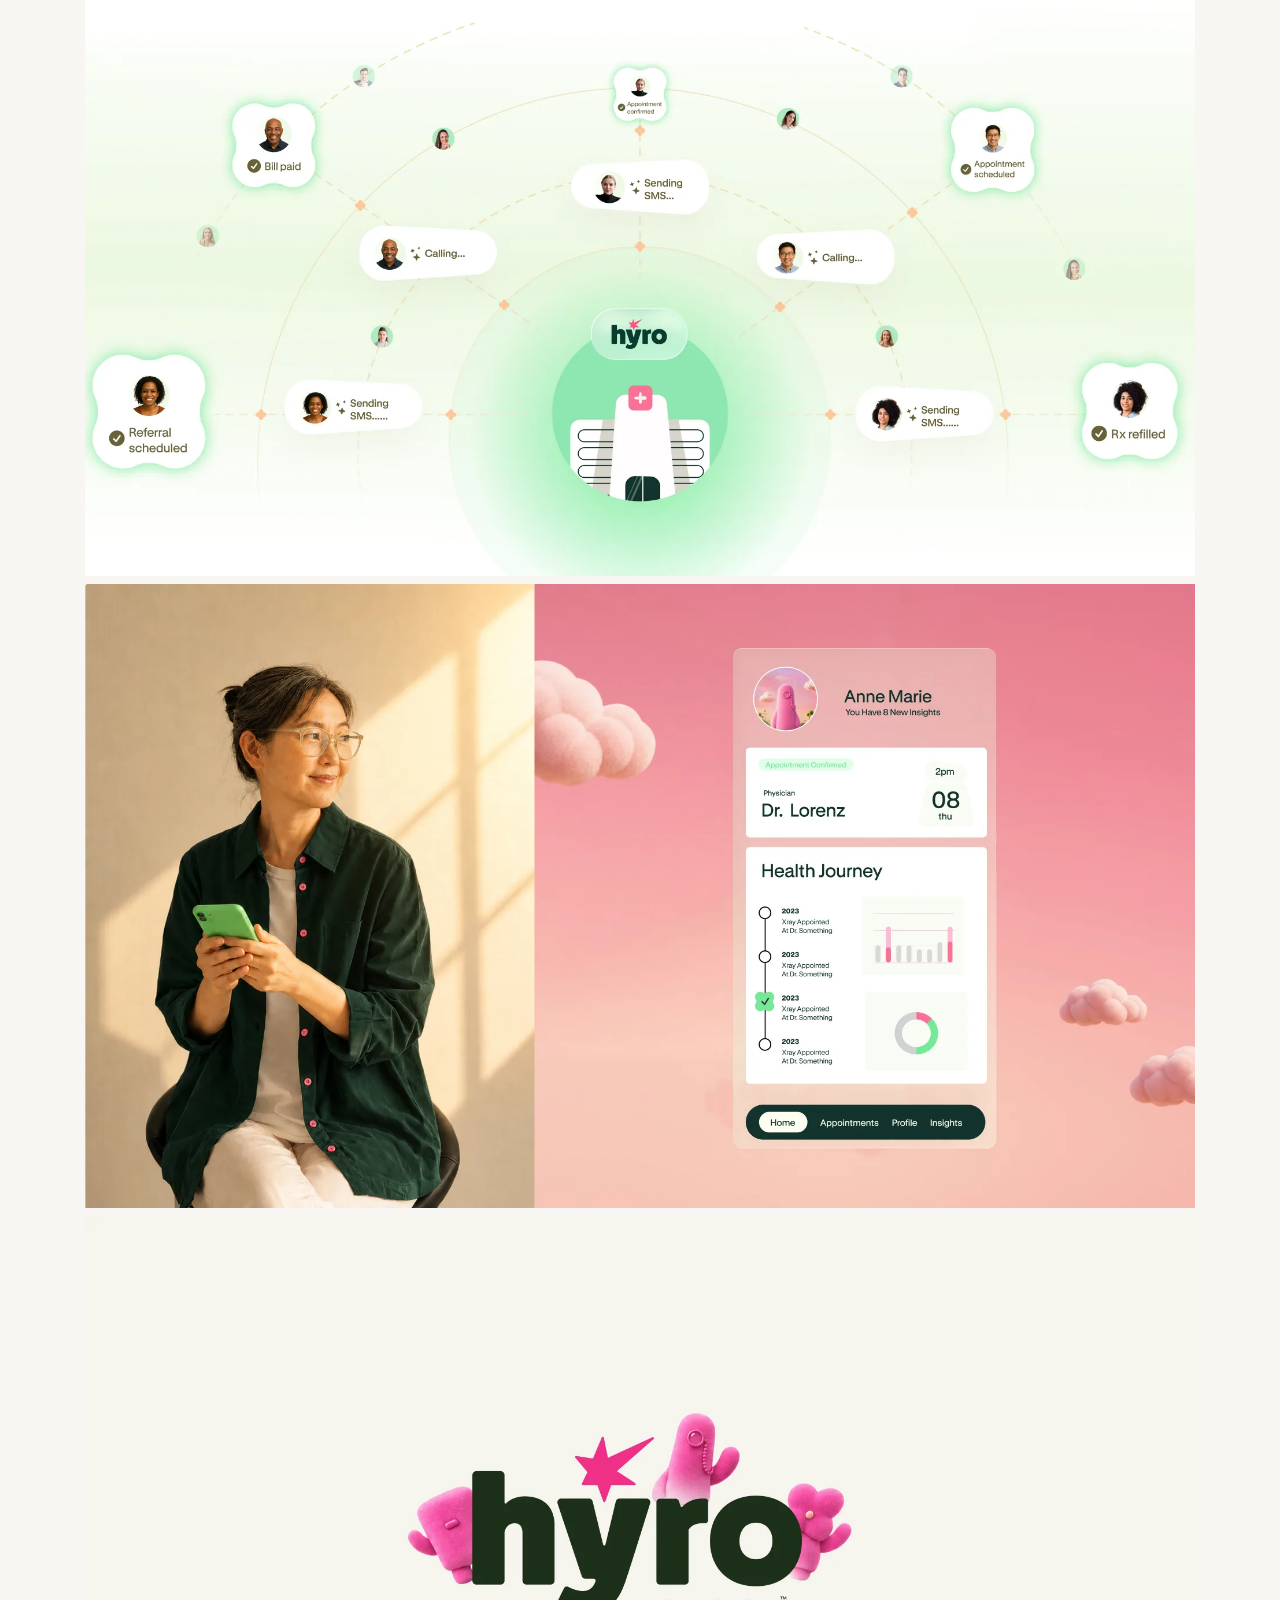
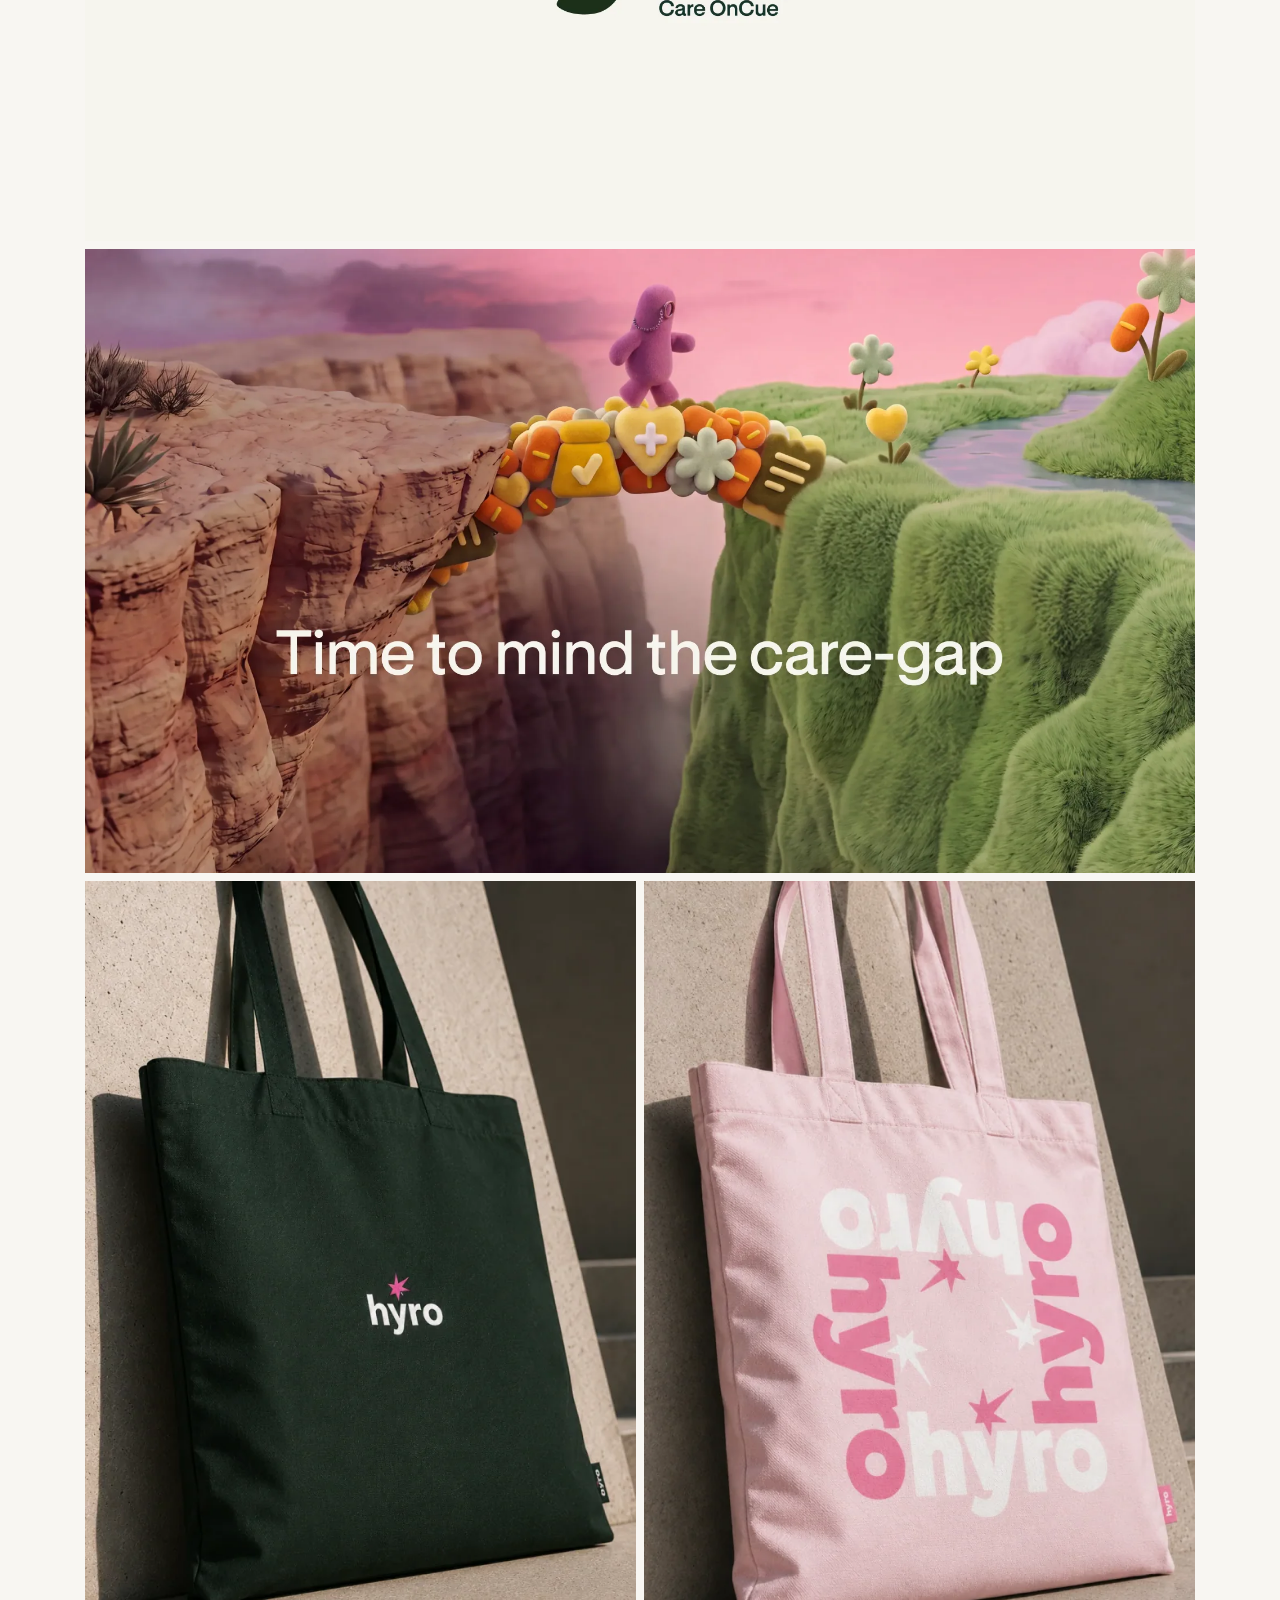
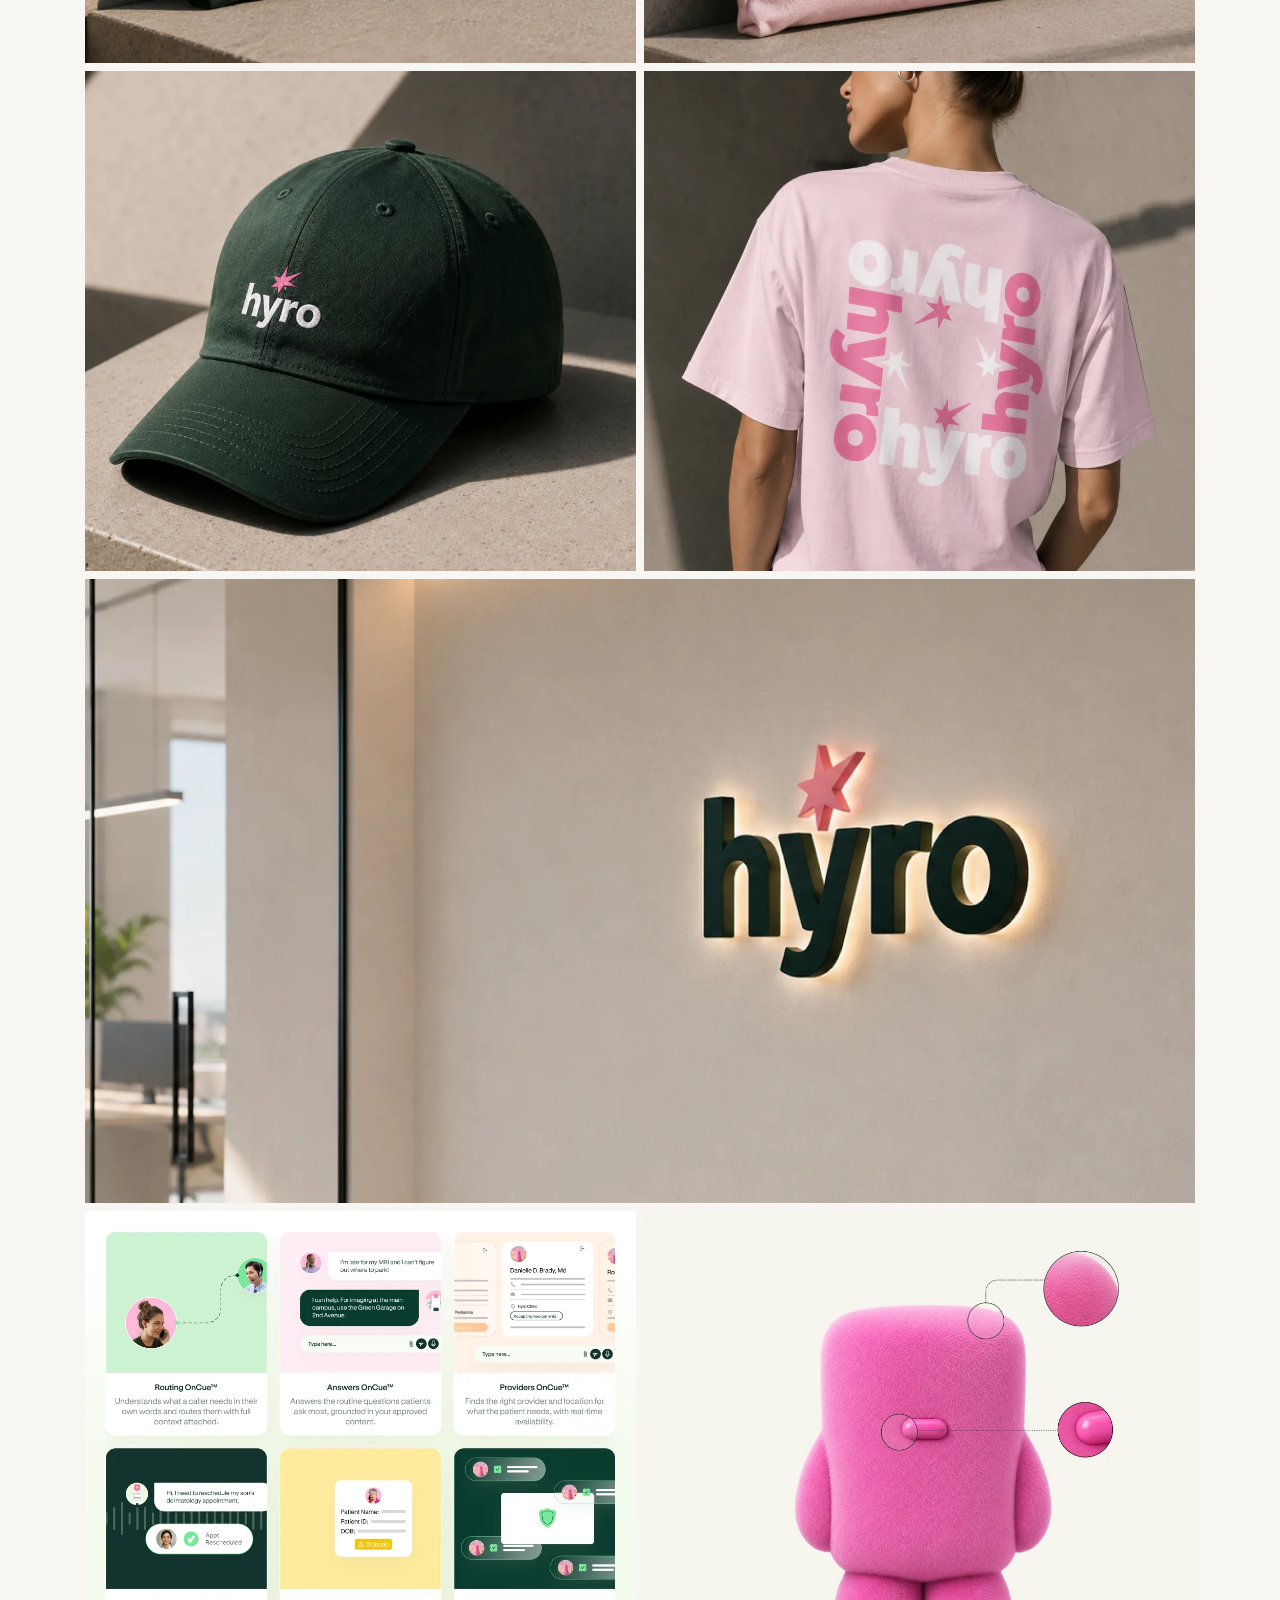
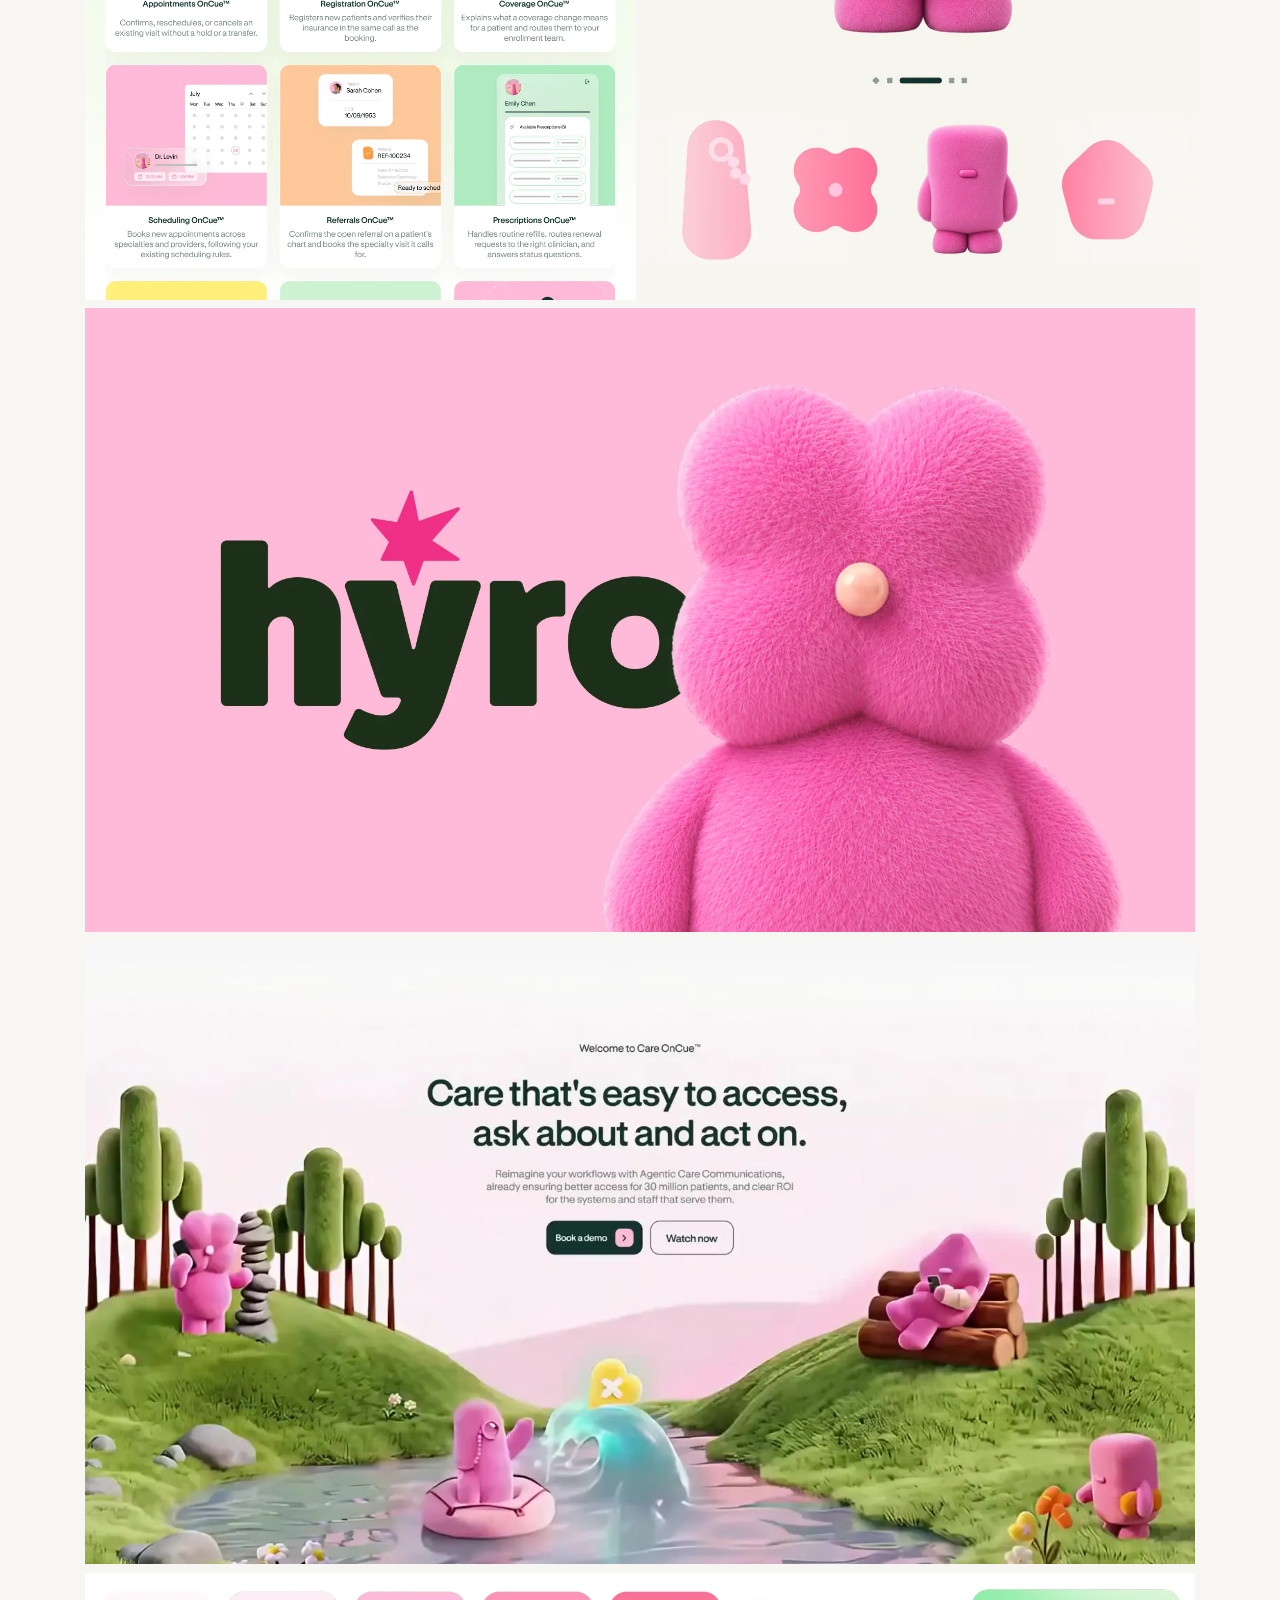
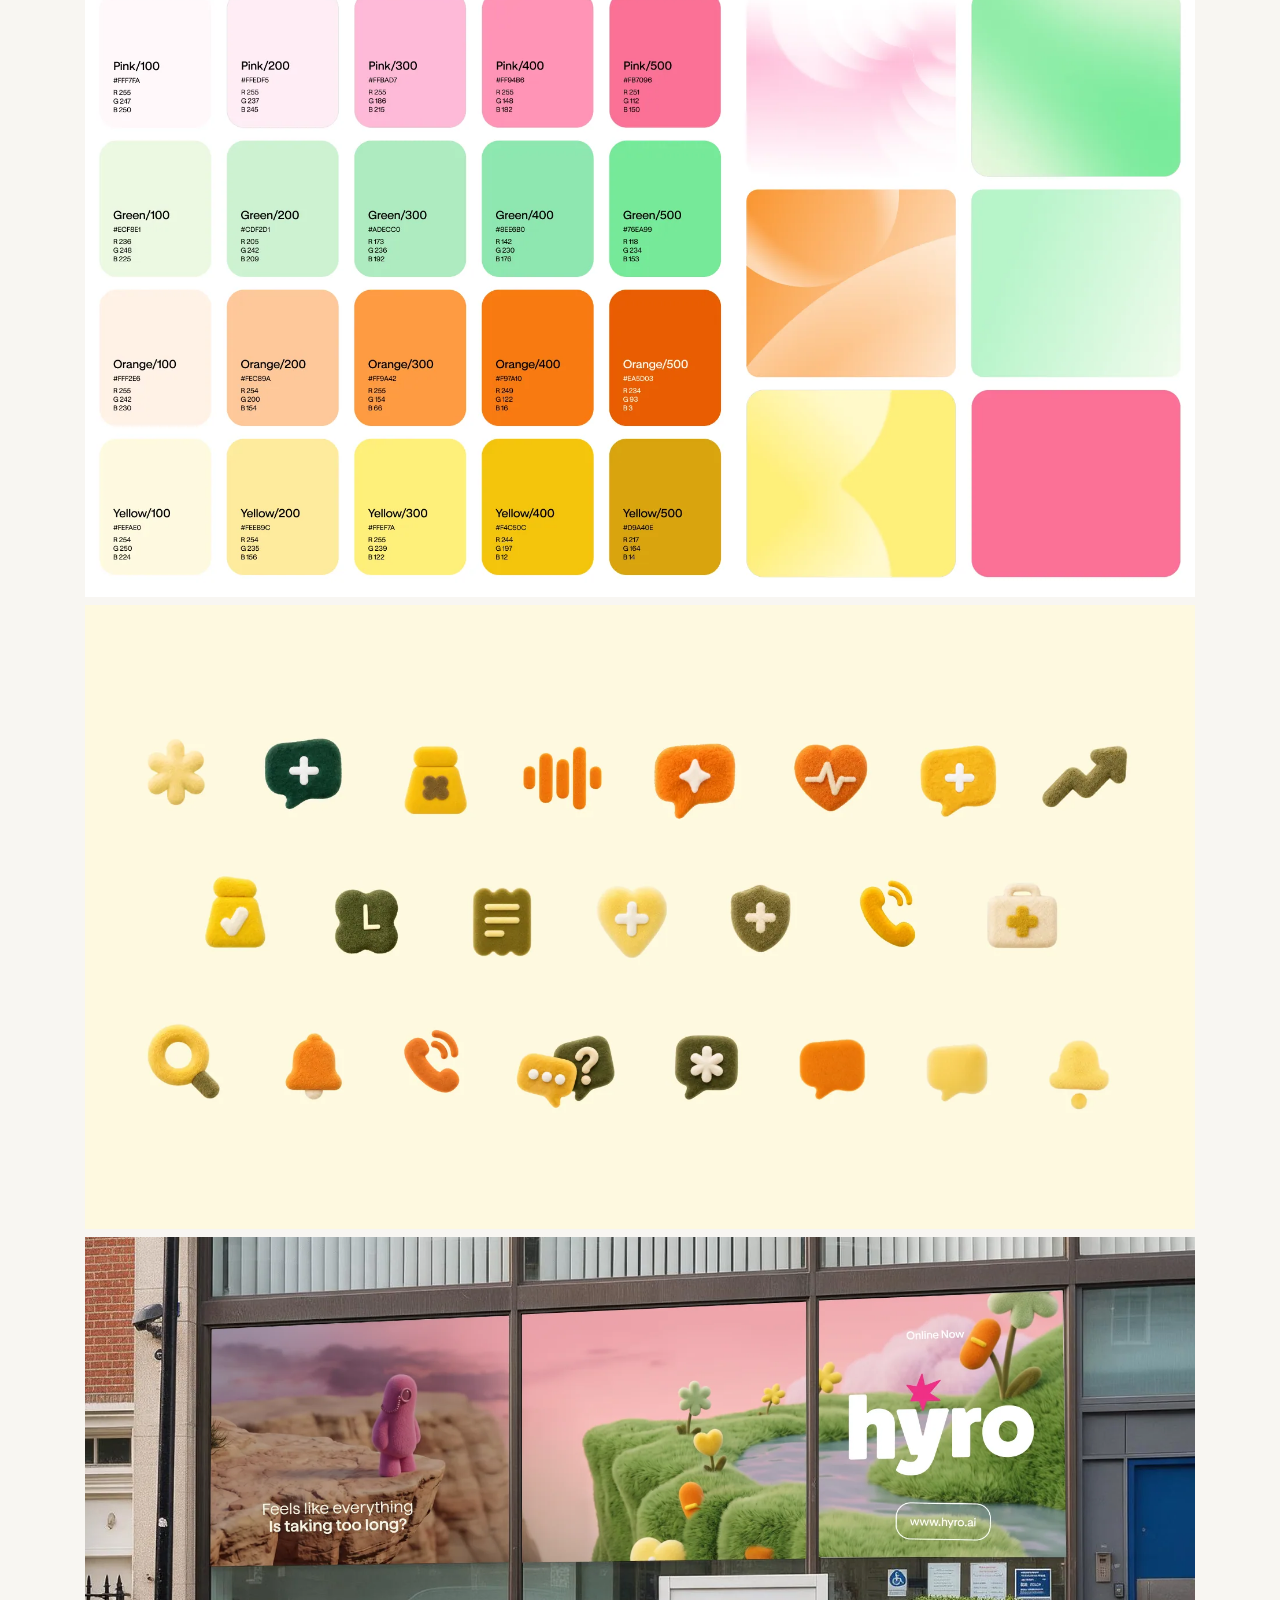
<file: hyro.html>
<!doctype html>
<html lang="en">
<head>
<meta charset="utf-8" />
<meta name="viewport" content="width=device-width, initial-scale=1" />
<title>Hyro | Maya Levi</title>
<link rel="icon" href="favicon.svg" type="image/svg+xml" />
<link rel="icon" href="favicon-32.png" sizes="32x32" type="image/png" />
<link rel="apple-touch-icon" href="apple-touch-icon.png" />
<link rel="preconnect" href="https://fonts.googleapis.com" />
<link rel="preconnect" href="https://fonts.gstatic.com" crossorigin />
<link href="https://fonts.googleapis.com/css2?family=Inter:wght@100..900&family=Instrument+Serif:ital@0;1&display=swap" rel="stylesheet" />
<link rel="stylesheet" href="site.css" />
</head>
<body>

<header>
  <a class="brand" href="index.html" aria-label="Maya Levi, home"><svg class="mark" aria-hidden="true" xmlns="http://www.w3.org/2000/svg" viewBox="96 12 503 629"><path fill="currentColor" fill-rule="evenodd" d="M214 631C213 631 211 630 210 628C209 626 205 622 201 618C187 603 181 595 178 590C178 588 177 586 176 585C171 578 171 578 172 561C172 545 172 544 174 538C176 535 177 531 178 528C179 526 180 522 181 521C183 519 184 516 185 514C188 507 201 503 212 506C215 507 221 507 226 508C232 508 237 509 238 509C239 510 242 512 245 513C249 516 256 523 259 529C261 533 260 551 257 556C255 560 255 565 254 573C253 590 247 605 236 617C226 628 220 632 214 631ZM415 631C413 631 410 629 408 628C405 627 402 626 401 626C400 626 398 625 396 624C394 622 391 621 389 620C384 618 370 606 369 602C369 600 368 596 366 593C365 590 364 586 363 584C362 579 355 569 349 565C344 560 334 554 330 554C327 553 316 545 316 543C316 542 315 540 313 538C310 534 307 523 307 516C307 509 310 498 312 493C314 491 315 488 316 486C316 483 317 481 318 480C320 478 321 476 322 475C324 470 333 462 337 460C339 459 342 458 344 457C346 455 348 454 360 454C373 454 374 454 378 456C382 458 385 459 390 460C399 460 400 459 397 452C395 448 393 439 392 428C391 419 397 405 403 404C408 402 426 416 428 423C428 425 430 428 431 430C433 432 434 435 434 438C435 440 436 443 437 444C438 446 440 449 441 453C442 456 443 459 444 460C444 462 446 465 446 468C449 477 452 477 458 468C460 466 462 463 462 462C463 461 466 457 469 452C472 447 476 442 478 440C480 437 482 433 484 431C485 429 487 426 488 425C489 423 490 422 490 422C490 421 492 419 494 416C498 412 499 412 503 412C508 412 509 412 512 416C516 421 517 423 514 428C513 429 512 431 512 432C512 433 510 437 508 442C506 446 504 452 502 455C501 458 499 462 498 465C496 468 496 469 497 470C498 471 499 472 500 472C501 472 504 473 506 474C509 476 513 477 516 478C519 478 524 479 528 481C532 483 536 484 538 484C541 485 545 486 547 487C549 489 555 491 558 493C570 499 580 509 587 523C590 530 590 530 590 546C589 561 589 563 587 568C579 584 578 587 571 592C566 596 566 596 554 596C543 595 541 595 538 593C535 592 532 591 529 591C522 591 518 590 514 587C509 583 508 583 503 590C497 600 493 605 486 612C480 618 469 626 467 626C467 626 464 627 461 629C457 631 456 632 437 632C426 632 416 632 415 631ZM454 619C456 618 459 617 461 616C466 615 477 606 484 597C490 590 491 588 496 578C498 575 500 571 501 571C504 569 509 569 511 570C512 571 515 573 518 575C523 578 526 579 530 580C534 580 539 582 542 583C545 584 550 584 555 584C562 584 562 584 568 579C572 574 573 571 574 568C575 565 576 561 577 560C579 557 580 555 580 544C580 533 579 532 577 529C575 526 574 524 574 523C574 521 562 508 558 506C556 505 553 503 551 502C549 501 546 500 545 499C543 499 540 498 538 497C536 496 521 491 512 489C509 488 504 486 502 485C500 484 496 483 495 483C493 483 490 482 489 482C482 479 481 468 487 462C488 460 490 457 490 454C491 452 492 449 493 447C494 446 495 442 496 440L496 436L493 439C491 440 489 443 488 444C487 446 486 449 484 451C481 454 479 457 472 468C469 472 465 478 463 480C462 482 459 486 458 488C456 493 453 494 449 494C445 494 444 493 442 487C441 485 440 482 439 481C438 479 436 476 436 472C435 469 434 466 433 465C432 463 431 460 430 457C429 454 428 450 427 448C425 447 424 443 424 441C423 439 422 436 421 435C420 434 419 431 418 429C417 425 409 418 407 418C403 418 403 436 407 444C409 450 413 464 413 468C413 472 411 474 407 475C404 476 401 475 395 472C393 471 388 470 383 470C379 469 372 468 368 467C364 466 360 465 358 465C351 466 340 471 337 474C332 479 327 486 327 490C326 492 325 494 323 496C320 500 319 513 320 524C321 531 321 531 327 537C330 540 334 543 337 544C346 547 358 555 363 562C370 570 374 577 374 582C374 584 375 587 377 589C378 591 380 594 380 596C381 601 387 606 394 609C396 610 399 612 400 613C401 614 404 615 407 616C409 616 413 617 416 618C421 622 422 622 438 622C450 622 452 621 454 619ZM222 616C224 614 229 608 231 604C232 602 234 600 235 598C236 597 237 594 238 591C239 587 240 582 241 579C242 575 243 568 244 563C245 558 246 550 247 545C249 537 249 537 246 531C244 526 243 526 236 522C232 520 227 519 224 518C222 518 217 517 212 517C199 515 197 517 192 527C184 544 184 544 183 559C183 573 183 573 186 580C191 591 214 617 218 617C219 617 220 616 222 616ZM270 488C269 488 263 481 256 474C250 467 243 460 242 458C239 455 223 437 219 431C217 428 214 426 213 426C212 426 208 429 204 432C186 449 181 453 175 453C173 453 170 454 167 455C160 458 157 458 156 455C154 452 154 446 155 443C161 434 166 422 165 422C164 420 155 423 152 426C148 428 138 430 124 429C113 428 110 426 110 422C110 418 111 415 116 410C118 408 121 404 123 402C126 398 135 388 148 374C159 362 161 359 161 357C161 354 154 348 148 345C146 344 143 342 142 340C140 339 135 335 130 332C125 328 118 324 115 321C103 312 103 305 115 296C121 292 121 292 133 293C145 293 146 293 150 295C152 297 155 298 156 298C159 299 167 304 180 315C189 322 191 323 192 322C193 320 193 319 192 312C191 307 190 301 190 297C189 293 188 288 187 285C186 280 183 255 183 246C183 238 187 236 200 238C207 239 214 243 220 249C224 253 230 262 230 264C230 265 231 267 233 270C234 272 236 274 236 276C237 279 240 279 246 276C249 274 255 272 268 266C274 264 276 264 286 263C300 263 304 264 307 270C308 274 308 275 307 283C306 294 303 299 292 309C288 313 283 318 282 319C280 322 280 322 285 322C288 321 291 320 292 319C294 318 296 317 298 316C300 316 303 315 305 313C307 312 311 310 314 310C316 309 320 308 321 307C324 304 328 303 330 305C333 308 337 315 338 318C338 322 338 322 330 330C321 339 319 341 306 351C294 360 293 363 298 368C299 370 302 374 305 378C307 383 310 388 311 389C317 397 318 399 320 402C320 404 322 406 323 406C325 407 328 414 328 417C328 420 324 426 321 427C320 427 314 428 308 429C301 430 294 431 292 432C289 433 285 434 283 435C279 435 279 437 282 446C282 450 284 457 284 461C285 466 285 471 286 474C287 477 287 478 285 482C282 488 275 491 270 488ZM274 468C274 463 273 460 271 456C269 451 269 449 268 440C268 431 268 429 270 427C272 425 277 423 283 423C285 423 289 422 292 420C295 419 298 418 302 418C309 418 312 417 313 415C313 413 310 408 307 403C305 401 303 398 302 396C301 394 298 390 296 387C295 385 293 381 292 379C290 378 288 373 285 370C283 367 281 363 281 362C281 359 284 355 286 354C287 353 301 341 306 336C307 335 311 331 315 328C326 318 321 317 304 326C299 329 293 331 291 332C289 333 285 334 283 336C281 337 279 338 278 338C277 338 274 339 271 341C269 342 265 344 262 344C260 345 257 346 256 347C252 350 240 354 237 354C236 353 235 352 235 350C235 346 237 342 245 336C249 332 256 327 259 323C263 319 272 312 279 306C288 297 291 294 292 291C293 289 294 286 294 284C296 279 295 278 289 276C286 275 284 275 276 277C271 278 266 280 264 281C263 282 259 283 256 284C253 284 250 286 248 287C245 290 237 292 233 290C230 290 229 288 226 282C224 279 221 274 221 272C220 269 219 266 217 264C216 263 215 260 214 258C213 256 211 255 211 255C210 255 207 254 205 252C199 248 195 248 194 252C194 254 195 258 196 262C199 271 200 281 200 292C200 298 201 302 202 305C205 311 206 319 206 331C206 343 205 345 201 345C196 345 195 344 179 329C171 322 163 315 162 314C160 314 157 312 156 311C154 310 151 308 148 308C146 307 142 306 140 304C135 301 131 301 127 304C126 305 123 307 122 308C120 310 120 310 122 313C124 314 126 316 128 316C129 317 132 318 133 320C142 326 150 332 152 334C154 335 157 336 159 338C160 339 164 342 166 343C168 344 171 347 173 349C179 354 178 355 158 379C148 391 137 404 133 407C130 411 127 415 127 415C127 416 128 417 130 417C137 419 155 413 163 407C169 402 180 389 185 381C187 378 190 374 192 372C194 370 196 367 197 366C199 364 203 361 206 359C209 357 216 358 222 361C229 365 237 370 242 373C243 375 247 378 249 380C255 384 255 385 255 390C255 396 252 399 246 399C242 399 239 397 228 384C223 379 219 377 216 377C214 378 207 385 202 393C200 395 195 401 192 405C188 409 184 414 183 416C182 419 180 421 179 422C178 423 177 426 176 428C175 430 174 433 173 434C171 437 170 441 173 442C174 442 180 439 184 435C185 433 189 430 192 428C196 425 201 420 205 417C211 412 213 411 217 413C218 413 223 418 227 424C232 430 237 435 239 436C240 438 243 441 245 443C260 461 271 474 273 474C274 474 274 473 274 468ZM393 381C388 380 383 379 381 378C380 377 377 376 376 376C372 376 366 373 364 371C364 370 362 369 360 369C356 367 353 365 351 360C347 353 346 348 349 340C350 337 351 330 352 325C353 314 356 308 363 302C371 295 374 293 378 292C384 292 393 293 397 296C399 298 401 298 409 298C419 298 427 300 434 302C437 303 440 304 441 304C442 304 445 305 448 307C450 309 453 310 454 310C455 310 474 328 475 331C477 337 473 343 448 363C445 366 441 369 440 370C435 375 425 380 416 381C407 382 405 382 393 381ZM423 367C424 366 428 364 430 363C433 362 444 353 456 341C459 338 461 335 461 334C461 331 456 325 449 321C447 320 444 318 442 317C441 316 438 315 434 314C428 314 426 313 424 311C421 308 421 308 416 308C414 309 406 309 400 308C390 307 387 307 385 305C382 303 381 303 380 304C379 305 376 306 374 307C371 308 369 310 368 311C368 313 367 316 365 320C363 326 362 328 362 340C361 351 361 355 362 356C364 359 372 363 376 364C378 365 381 366 383 367C387 369 391 370 406 370C419 370 420 370 423 367ZM453 254C447 253 437 239 436 231C436 228 435 226 433 224C432 222 430 219 430 217C429 215 428 212 427 210C425 208 424 204 424 202C423 197 417 187 416 187C412 187 405 195 388 215C386 218 381 222 379 225C374 229 371 231 365 235C361 237 349 240 344 240C336 240 334 238 334 233C334 229 336 224 343 214C344 213 347 209 348 206C350 203 353 199 355 196C359 190 359 188 354 187C331 183 324 182 318 179C315 177 311 176 310 175C303 173 285 155 279 144C275 137 275 135 274 126C272 114 272 113 274 100C275 91 275 88 277 86C278 85 280 82 280 80C282 75 289 68 297 63C303 58 304 58 315 57C328 55 337 57 343 60C346 63 354 66 356 66C357 66 359 63 361 58C363 54 364 50 365 49C372 37 380 29 389 25C395 22 395 22 420 22C442 23 445 23 449 25C452 26 455 27 457 27C466 29 480 48 482 59C482 62 483 65 484 66C485 67 487 70 488 72C489 75 490 77 490 77C490 77 496 77 503 78C515 79 526 81 533 83C538 85 548 95 548 99C549 101 550 106 551 109C552 115 552 117 551 126C550 132 549 142 549 148C548 159 548 160 545 164C543 166 541 169 541 171C540 172 538 174 536 175C534 176 530 178 528 179C526 181 524 182 523 182C521 182 516 183 510 185C503 186 497 187 484 188C475 188 467 189 466 189C464 190 464 191 464 196C465 199 466 205 467 208C469 212 470 217 470 218C470 220 471 225 473 230C476 239 477 249 475 252C473 255 461 256 453 254ZM464 243C465 243 464 240 463 237C461 234 460 229 460 226C459 222 458 217 457 213C453 204 451 193 450 187C450 180 451 179 464 178C469 177 478 177 484 177C494 178 494 178 498 176C502 174 506 173 513 172C524 170 529 168 534 160C538 154 538 154 539 132C540 110 539 103 533 97C529 93 529 93 512 92C497 91 493 91 487 88C479 85 480 86 475 73C473 69 472 65 472 64C472 61 464 46 460 43C457 40 455 39 450 38C447 37 443 36 440 35C437 33 435 32 417 32C395 32 398 32 387 40C383 43 375 53 374 57C373 60 372 63 371 64C370 66 368 69 368 72C367 74 366 77 365 78C363 81 356 81 351 78C336 69 336 68 321 69C309 69 308 69 303 72C295 76 291 82 285 98C284 101 284 105 284 116C284 129 285 130 287 134C289 136 290 140 291 141C293 148 305 159 318 167C324 170 326 171 340 172C346 173 352 174 354 175C356 176 361 177 364 177C372 178 374 179 374 185C374 188 373 190 370 193C369 195 367 198 367 198C367 199 366 201 364 203C356 215 351 223 351 224C351 225 354 226 357 225C365 223 378 211 389 196C392 192 405 179 406 179C406 179 409 177 411 176C414 173 416 172 419 172C425 172 427 175 428 183C429 185 430 188 431 190C433 192 434 195 434 198C435 200 436 204 437 205C438 207 440 210 441 212C441 215 443 217 443 218C444 220 445 223 446 226C449 233 454 242 456 243C458 244 464 244 464 243Z"/></svg><span>Maya<br />Levi</span></a>
  <nav>
    <a href="Projects.html">Work</a>
    <a href="AboutMe.html">About</a>
    <a href="ContactPage.html">Contact</a>
  </nav>
  <svg class="flower" id="flower" viewBox="0 0 100 100" role="group" aria-label="Background color"></svg>
</header>

<div class="page">
<section class="p-hero">
  <div class="eyebrow"><a href="Projects.html">← Work</a><span>Branding · UI · Motion</span></div>
  <h1>Hyro</h1>
</section>

<section class="p-intro">
  <p class="lead">Rebrand for Hyro, an&nbsp;AI company helping health systems take repetitive calls and messages off their staff. Built around the Care OnCue&trade; promise, the identity balances a&nbsp;soft, human and optimistic feel with the confidence of a&nbsp;serious tech company, across type, colour, illustration and motion.</p>
  <dl class="p-meta">
    <div class="full"><dt>Client</dt><dd>Compliant AI assistants that resolve repetitive patient calls and messages across phone, web, apps and SMS.</dd></div>
    <div class="full"><dt>Services</dt><dd>Branding, UI, Motion</dd></div>
    <div><dt>Year</dt><dd>2026</dd></div>
    <div><dt>Studio</dt><dd>Wayy Studio</dd></div>
    <div class="full"><dt>Website</dt><dd><a class="contact-link" href="https://www.hyro.ai/" target="_blank" rel="noopener">hyro.ai ↗</a></dd></div>
  </dl>
</section>

<section class="gallery" style="--k:1.4086">
    <div class="g-row full"><figure><video muted loop playsinline preload="none" width="1600" height="900" poster="hyro/hyro-01.webp" aria-label="Hyro, symbol"><source src="hyro/hyro-01.mp4" type="video/mp4"></video></figure></div>
    <div class="g-row full"><figure><img src="hyro/hyro-02.webp" width="1920" height="1080" loading="lazy" decoding="async" alt="Hyro, 01, Hyro - Logo on Pink, 4_5"></figure></div>
    <div class="g-row full"><figure><video muted loop playsinline preload="none" width="1600" height="900" poster="hyro/hyro-03.webp" aria-label="Hyro, symbol"><source src="hyro/hyro-03.mp4" type="video/mp4"></video></figure></div>
    <div class="g-row" style="--a:0.7333;--n:2"><figure style="aspect-ratio:0.7333"><img src="hyro/hyro-04.webp" width="1080" height="1620" loading="lazy" decoding="async" alt="Hyro, hyro_mockup_green"></figure><figure style="aspect-ratio:0.7333"><video muted loop playsinline preload="none" width="1080" height="1350" poster="hyro/hyro-05.webp" aria-label="Hyro, hyro_weavy_process_loop"><source src="hyro/hyro-05.mp4" type="video/mp4"></video></figure></div>
    <div class="g-row" style="--a:0.7750;--n:2"><figure style="aspect-ratio:0.7750"><img src="hyro/hyro-06.webp" width="1080" height="1350" loading="lazy" decoding="async" alt="Hyro, image 6346655"></figure><figure style="aspect-ratio:0.7750"><video muted loop playsinline preload="none" width="1080" height="1440" poster="hyro/hyro-07.webp" aria-label="Hyro, hyro_control_room_loop"><source src="hyro/hyro-07.mp4" type="video/mp4"></video></figure></div>
    <div class="g-row full"><figure><img src="hyro/hyro-08.webp" width="1920" height="1080" loading="lazy" decoding="async" alt="Hyro, Scene E 6"></figure></div>
    <div class="g-row full"><figure><img src="hyro/hyro-10.webp" width="1920" height="1080" loading="lazy" decoding="async" alt="Hyro, Frame 2147259354"></figure></div>
    <div class="g-row full"><figure><video muted loop playsinline preload="none" width="1600" height="900" poster="hyro/hyro-11.webp" aria-label="Hyro, Frame 2147259356"><source src="hyro/hyro-11.mp4" type="video/mp4"></video></figure></div>
    <div class="g-row" style="--a:0.9000;--n:2"><figure style="aspect-ratio:0.9000"><img src="hyro/hyro-09.webp" width="1080" height="1350" loading="lazy" decoding="async" alt="Hyro, Frame 2147259357"></figure><figure style="aspect-ratio:0.9000"><img src="hyro/hyro-12.webp" width="1080" height="1080" loading="lazy" decoding="async" alt="Hyro, hero platform"></figure></div>
    <div class="g-row full"><figure><img src="hyro/hyro-13.webp" width="1920" height="1080" loading="lazy" decoding="async" alt="Hyro, Scene E 7"></figure></div>
    <div class="g-row full"><figure><img src="hyro/hyro-14.webp" width="1920" height="1080" loading="lazy" decoding="async" alt="Hyro, slide"></figure></div>
    <div class="g-row full"><figure><img src="hyro/hyro-16.webp" width="1920" height="1080" loading="lazy" decoding="async" alt="Hyro, inbound 14"></figure></div>
    <div class="g-row full"><figure><img src="hyro/hyro-17.webp" width="1920" height="1080" loading="lazy" decoding="async" alt="Hyro, slide"></figure></div>
    <div class="g-row full"><figure><img src="hyro/hyro-18.webp" width="1920" height="1080" loading="lazy" decoding="async" alt="Hyro, Scene E 43"></figure></div>
    <div class="g-row full"><figure><img src="hyro/hyro-19.webp" width="1920" height="1080" loading="lazy" decoding="async" alt="Hyro, Scene B 2"></figure></div>
    <div class="g-row" style="--a:0.7043;--n:2"><figure style="aspect-ratio:0.7043"><img src="hyro/hyro-21a.webp" width="674" height="957" loading="lazy" decoding="async" alt="Hyro, merch (a)"></figure><figure style="aspect-ratio:0.7043"><img src="hyro/hyro-21b.webp" width="674" height="957" loading="lazy" decoding="async" alt="Hyro, merch (b)"></figure></div>
    <div class="g-row" style="--a:1.1029;--n:2"><figure style="aspect-ratio:1.1029"><img src="hyro/hyro-21c.webp" width="1055" height="957" loading="lazy" decoding="async" alt="Hyro, merch (c)"></figure><figure style="aspect-ratio:1.1029"><img src="hyro/hyro-21d.webp" width="1056" height="957" loading="lazy" decoding="async" alt="Hyro, merch (d)"></figure></div>
    <div class="g-row full"><figure><img src="hyro/hyro-22.webp" width="1920" height="1080" loading="lazy" decoding="async" alt="Hyro, mockup 1"></figure></div>
    <div class="g-row" style="--a:0.8000;--n:2"><figure style="aspect-ratio:0.8000"><img src="hyro/hyro-15.webp" width="1080" height="1350" loading="lazy" decoding="async" alt="Hyro, Architecture Section"></figure><figure style="aspect-ratio:0.8000"><img src="hyro/hyro-23.webp" width="1080" height="1350" loading="lazy" decoding="async" alt="Hyro, Frame 2147259336"></figure></div>
    <div class="g-row full"><figure><img src="hyro/hyro-24.webp" width="1920" height="1080" loading="lazy" decoding="async" alt="Hyro, 01, Hyro - Logo on Pink, 4_5"></figure></div>
    <div class="g-row full"><figure><video muted loop playsinline preload="none" width="1600" height="900" poster="hyro/hyro-25.webp" aria-label="Hyro, 01, Hyro - Logo on Pink, 4_5"><source src="hyro/hyro-25.mp4" type="video/mp4"></video></figure></div>
    <div class="g-row full"><figure><img src="hyro/hyro-26.webp" width="1920" height="1080" loading="lazy" decoding="async" alt="Hyro, Frame 2147259329"></figure></div>
    <div class="g-row full"><figure><img src="hyro/hyro-27.webp" width="1920" height="1080" loading="lazy" decoding="async" alt="Hyro, 08, Hyro - Healthcare Icon Collection, 16_9"></figure></div>
    <div class="g-row full"><figure><img src="hyro/hyro-28.webp" width="1920" height="1080" loading="lazy" decoding="async" alt="Hyro, 16, Hyro - Health Centre Window Campaign, 16_9"></figure></div>
    <div class="g-row full"><figure><img src="hyro/hyro-29.webp" width="1920" height="1080" loading="lazy" decoding="async" alt="Hyro, 07, Hyro - Care OnCue Feature Cards, 16_9"></figure></div>
    <div class="g-row full"><figure><img src="hyro/hyro-31.webp" width="1907" height="1080" loading="lazy" decoding="async" alt="Hyro, Slide 16_9 - 338"></figure></div>
    <div class="g-row full"><figure><img src="hyro/hyro-32.webp" width="1920" height="1080" loading="lazy" decoding="async" alt="Hyro, 09, Hyro - Care Coordinator Portrait, 16_9"></figure></div>
    <div class="g-row full"><figure><img src="hyro/hyro-33.webp" width="1920" height="1080" loading="lazy" decoding="async" alt="Hyro, 14, Hyro - Pink Slippers Lifestyle Portrait, 4_5"></figure></div>
    <div class="g-row full"><figure><video muted loop playsinline preload="none" width="1600" height="900" poster="hyro/hyro-34.webp" aria-label="Hyro, 12, Hyro - Care Intelligence Product Hero, 16_9"><source src="hyro/hyro-34.mp4" type="video/mp4"></video></figure></div>
    <div class="g-row full"><figure><img src="hyro/hyro-35.webp" width="1920" height="1080" loading="lazy" decoding="async" alt="Hyro, Bench, Hyro - Hospitals and Clinics, 16_9"></figure></div>
    <div class="g-row full"><figure><video muted loop playsinline preload="none" width="1600" height="900" poster="hyro/hyro-36.webp" aria-label="Hyro, 20, Hyro - Company Facts and Locations, 16_9"><source src="hyro/hyro-36.mp4" type="video/mp4"></video></figure></div>
    <div class="g-row" style="--a:0.8000;--n:2"><figure style="aspect-ratio:0.8000"><img src="hyro/hyro-30.webp" width="1080" height="1350" loading="lazy" decoding="async" alt="Hyro, 17, Hyro - Care OnCue Title, 4_5"></figure><figure style="aspect-ratio:0.8000"><img src="hyro/hyro-37.webp" width="1080" height="1350" loading="lazy" decoding="async" alt="Hyro, 18, Hyro - Healthcare Icon Bouquet, 4_5"></figure></div>
    <div class="g-row" style="--a:0.8000;--n:2"><figure style="aspect-ratio:0.8000"><img src="hyro/hyro-38.webp" width="1080" height="1350" loading="lazy" decoding="async" alt="Hyro, 18, Hyro - Healthcare Icon Bouquet, 4_5"></figure><figure style="aspect-ratio:0.8000"><img src="hyro/hyro-39.webp" width="1080" height="1350" loading="lazy" decoding="async" alt="Hyro, image 6346645"></figure></div>
    <div class="g-row full"><figure><video muted loop playsinline preload="none" width="1600" height="900" poster="hyro/hyro-40.webp" aria-label="Hyro, Frame 2147259326"><source src="hyro/hyro-40.mp4" type="video/mp4"></video></figure></div>
    <div class="g-row full"><figure><img src="hyro/hyro-41.webp" width="1920" height="1080" loading="lazy" decoding="async" alt="Hyro, 19, Hyro - Company Values, 16_9"></figure></div>
    <div class="g-row full"><figure><video muted loop playsinline preload="none" width="1600" height="900" poster="hyro/hyro-42.webp" aria-label="Hyro, Frame 2147259325"><source src="hyro/hyro-42.mp4" type="video/mp4"></video></figure></div>
</section>

<a class="next" href="encore.html" data-cursor="Next"><span class="lab">Next project</span><span class="name">Encore</span></a>

<footer>
  <p class="big">Let's work <em>together</em></p>
  <div class="row">
    <a class="contact-link" href="mailto:mayalevi45@gmail.com">mayalevi45@gmail.com</a>
    <a class="contact-link" href="tel:+972524216638">+972 52 421 6638</a>
    <a class="contact-link" href="https://www.linkedin.com/in/maya-levi-869219231/" target="_blank" rel="noopener">LinkedIn</a>
    <span>© Maya Levi 2026</span>
  </div>
</footer>
</div>

<div class="cursor" aria-hidden="true"><svg class="cursor-shape" data-shape="cloud" data-off="-85" style="width:62px" viewBox="0 0 287 240"><path fill-rule="evenodd" d="M185 236C179 235 169 221 168 213C168 210 167 208 165 206C164 204 162 201 162 199C161 197 160 194 159 192C157 190 156 186 156 184C155 179 149 169 148 169C144 169 137 177 120 197C118 200 113 204 111 207C106 211 103 213 97 217C93 219 81 222 76 222C68 222 66 220 66 215C66 211 68 206 75 196C76 195 79 191 80 188C82 185 85 181 87 178C91 172 91 170 86 169C63 165 56 164 50 161C47 159 43 158 42 157C35 155 17 137 11 126C7 119 7 117 6 108C4 96 4 95 6 82C7 73 7 70 9 68C10 67 12 64 12 62C14 57 21 50 29 45C35 40 36 40 47 39C60 37 69 39 75 42C78 45 86 48 88 48C89 48 91 45 93 40C95 36 96 32 97 31C104 19 112 11 121 7C127 4 127 4 152 4C174 5 177 5 181 7C184 8 187 9 189 9C198 11 212 30 214 41C214 44 215 47 216 48C217 49 219 52 220 54C221 57 222 59 222 59C222 59 228 59 235 60C247 61 258 63 265 65C270 67 280 77 280 81C281 83 282 88 283 91C284 97 284 99 283 108C282 114 281 124 281 130C280 141 280 142 277 146C275 148 273 151 273 153C272 154 270 156 268 157C266 158 262 160 260 161C258 163 256 164 255 164C253 164 248 165 242 167C235 168 229 169 216 170C207 170 199 171 198 171C196 172 196 173 196 178C197 181 198 187 199 190C201 194 202 199 202 200C202 202 203 207 205 212C208 221 209 231 207 234C205 237 193 238 185 236Z"/></svg><svg class="cursor-shape" data-shape="star" data-off="-50" style="width:60px" viewBox="0 0 239 259"><path fill-rule="evenodd" d="M168 255C167 255 161 248 154 241C148 234 141 227 140 225C137 222 121 204 117 198C115 195 112 193 111 193C110 193 106 196 102 199C84 216 79 220 73 220C71 220 68 221 65 222C58 225 55 225 54 222C52 219 52 213 53 210C59 201 64 189 63 189C62 187 53 190 50 193C46 195 36 197 22 196C11 195 8 193 8 189C8 185 9 182 14 177C16 175 19 171 21 169C24 165 33 155 46 141C57 129 59 126 59 124C59 121 52 115 46 112C44 111 41 109 40 107C38 106 33 102 28 99C23 95 16 91 13 88C1 79 1 72 13 63C19 60 19 60 31 60C43 60 44 60 48 62C50 64 53 65 54 65C57 66 65 71 78 82C87 89 89 90 90 89C91 87 91 86 90 79C89 74 88 68 88 64C87 60 86 55 85 52C84 47 81 22 81 13C81 5 85 3 98 5C105 6 112 10 118 16C122 20 128 29 128 31C128 32 129 34 131 37C132 39 134 41 134 43C135 46 138 46 144 43C147 41 153 39 166 33C172 31 174 31 184 30C198 30 202 31 205 37C206 41 206 42 205 50C204 61 201 66 190 76C186 80 181 85 180 86C178 89 178 89 183 89C186 88 189 87 190 86C192 85 194 84 196 83C198 83 201 82 203 80C205 79 209 77 212 77C214 76 218 75 219 74C222 71 226 70 228 72C231 75 235 82 236 85C236 89 236 89 228 97C219 106 217 108 204 118C192 127 191 130 196 136C197 137 200 141 203 146C205 150 208 155 209 156C215 164 216 166 218 169C218 171 220 173 221 173C223 174 226 181 226 184C226 187 222 193 219 194C218 194 212 195 206 196C199 197 192 198 190 199C187 200 183 201 181 202C177 202 177 204 180 213C180 217 182 224 182 228C183 233 183 238 184 241C185 244 185 245 183 249C180 255 173 258 168 255Z"/></svg><svg class="cursor-shape" data-shape="oval" data-off="-50" style="width:58px" viewBox="0 0 136 97"><path fill-rule="evenodd" d="M50 93C45 92 40 91 38 90C37 89 34 88 33 88C29 88 23 85 21 83C21 82 19 81 17 81C13 79 10 77 8 72C4 65 3 60 6 52C7 49 8 42 9 37C10 26 13 20 20 14C28 7 31 5 35 4C41 4 50 5 54 8C56 10 58 10 66 10C76 10 84 12 92 14C94 15 97 16 98 16C99 16 102 17 105 19C107 21 110 22 111 22C112 22 131 40 132 43C134 49 130 55 105 75C102 78 98 81 97 82C92 87 82 92 73 93C64 94 62 94 50 93Z"/></svg><svg class="cursor-shape" data-shape="wings" data-off="-20" style="width:64px" viewBox="0 0 290 236"><path fill-rule="evenodd" d="M112 232C110 232 107 230 105 229C102 228 99 227 98 227C97 227 95 226 93 225C91 223 88 222 86 221C81 219 67 207 66 203C66 201 65 197 63 194C62 191 61 187 60 184C59 180 52 170 46 166C41 161 31 155 27 155C24 154 13 146 13 144C13 143 12 141 10 139C7 135 4 124 4 117C4 110 7 99 9 94C11 92 12 89 13 87C13 84 14 82 15 81C17 79 18 77 19 76C21 71 30 63 34 61C36 60 39 59 40 58C43 56 45 55 57 55C70 55 71 55 75 57C79 59 82 60 87 61C96 61 97 60 94 53C92 49 90 40 89 29C88 20 94 6 100 5C105 3 123 17 125 24C125 26 127 29 128 31C130 33 131 36 131 39C132 41 133 44 134 45C135 47 137 50 138 54C139 57 140 60 141 62C141 63 143 66 143 69C146 78 149 78 155 69C157 67 159 64 159 63C160 62 163 58 166 53C169 48 173 43 175 40C177 38 179 34 181 32C182 30 184 27 185 26C186 24 187 23 187 23C187 22 189 20 191 17C195 13 196 13 200 13C205 13 206 13 209 17C213 22 214 24 211 28C210 30 209 32 209 33C209 34 207 38 205 43C203 47 201 53 199 56C198 59 196 63 195 66C193 69 193 70 194 71C195 72 196 73 197 73C198 73 201 74 203 75C206 77 210 78 213 79C216 79 221 80 225 82C229 84 233 85 236 85C238 86 242 87 244 88C246 90 252 92 255 94C267 100 277 110 284 124C287 131 287 131 287 147C286 162 286 164 284 170C276 185 275 188 268 193C262 197 262 197 250 197C240 196 238 196 235 194C232 193 229 192 226 192C219 192 215 191 211 188C206 184 205 184 200 191C194 201 190 206 183 213C177 219 166 227 164 227C164 227 161 228 158 230C154 232 153 233 134 233C123 233 113 233 112 232Z"/></svg><svg class="cursor-shape" data-shape="drop" data-off="-40" style="width:46px" viewBox="0 0 96 134"><path fill-rule="evenodd" d="M47 130C46 130 44 129 43 127C42 125 38 121 34 117C20 102 14 94 11 89C11 87 10 85 9 84C4 77 4 77 5 60C5 44 5 43 7 38C9 34 10 30 11 27C12 25 13 21 14 20C16 18 17 15 18 13C21 6 34 2 46 5C48 6 54 6 59 7C65 7 70 8 71 8C72 9 75 11 78 12C82 15 89 22 92 28C94 32 93 50 90 56C88 59 88 64 87 72C86 89 80 104 69 116C59 127 53 131 47 130Z"/></svg><span></span></div>
<script src="site.js"></script>
</body>
</html>
</file>
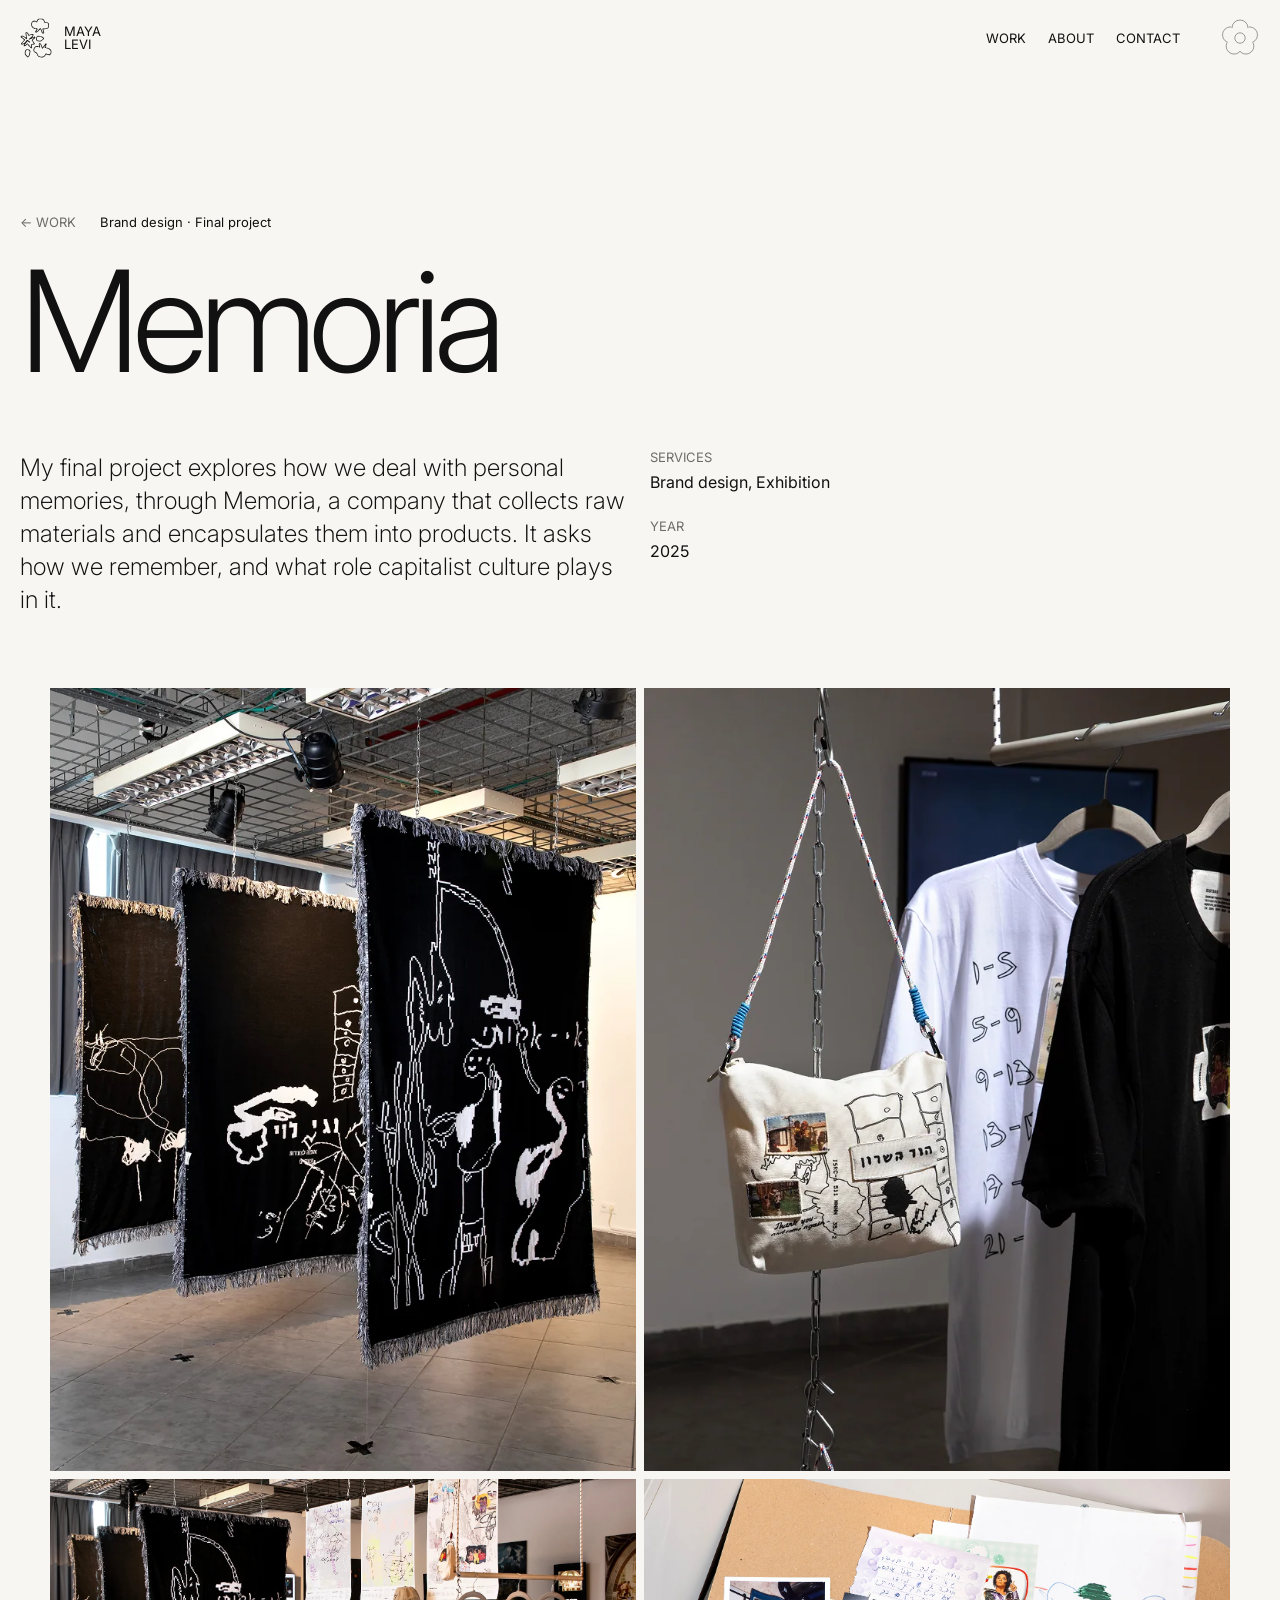
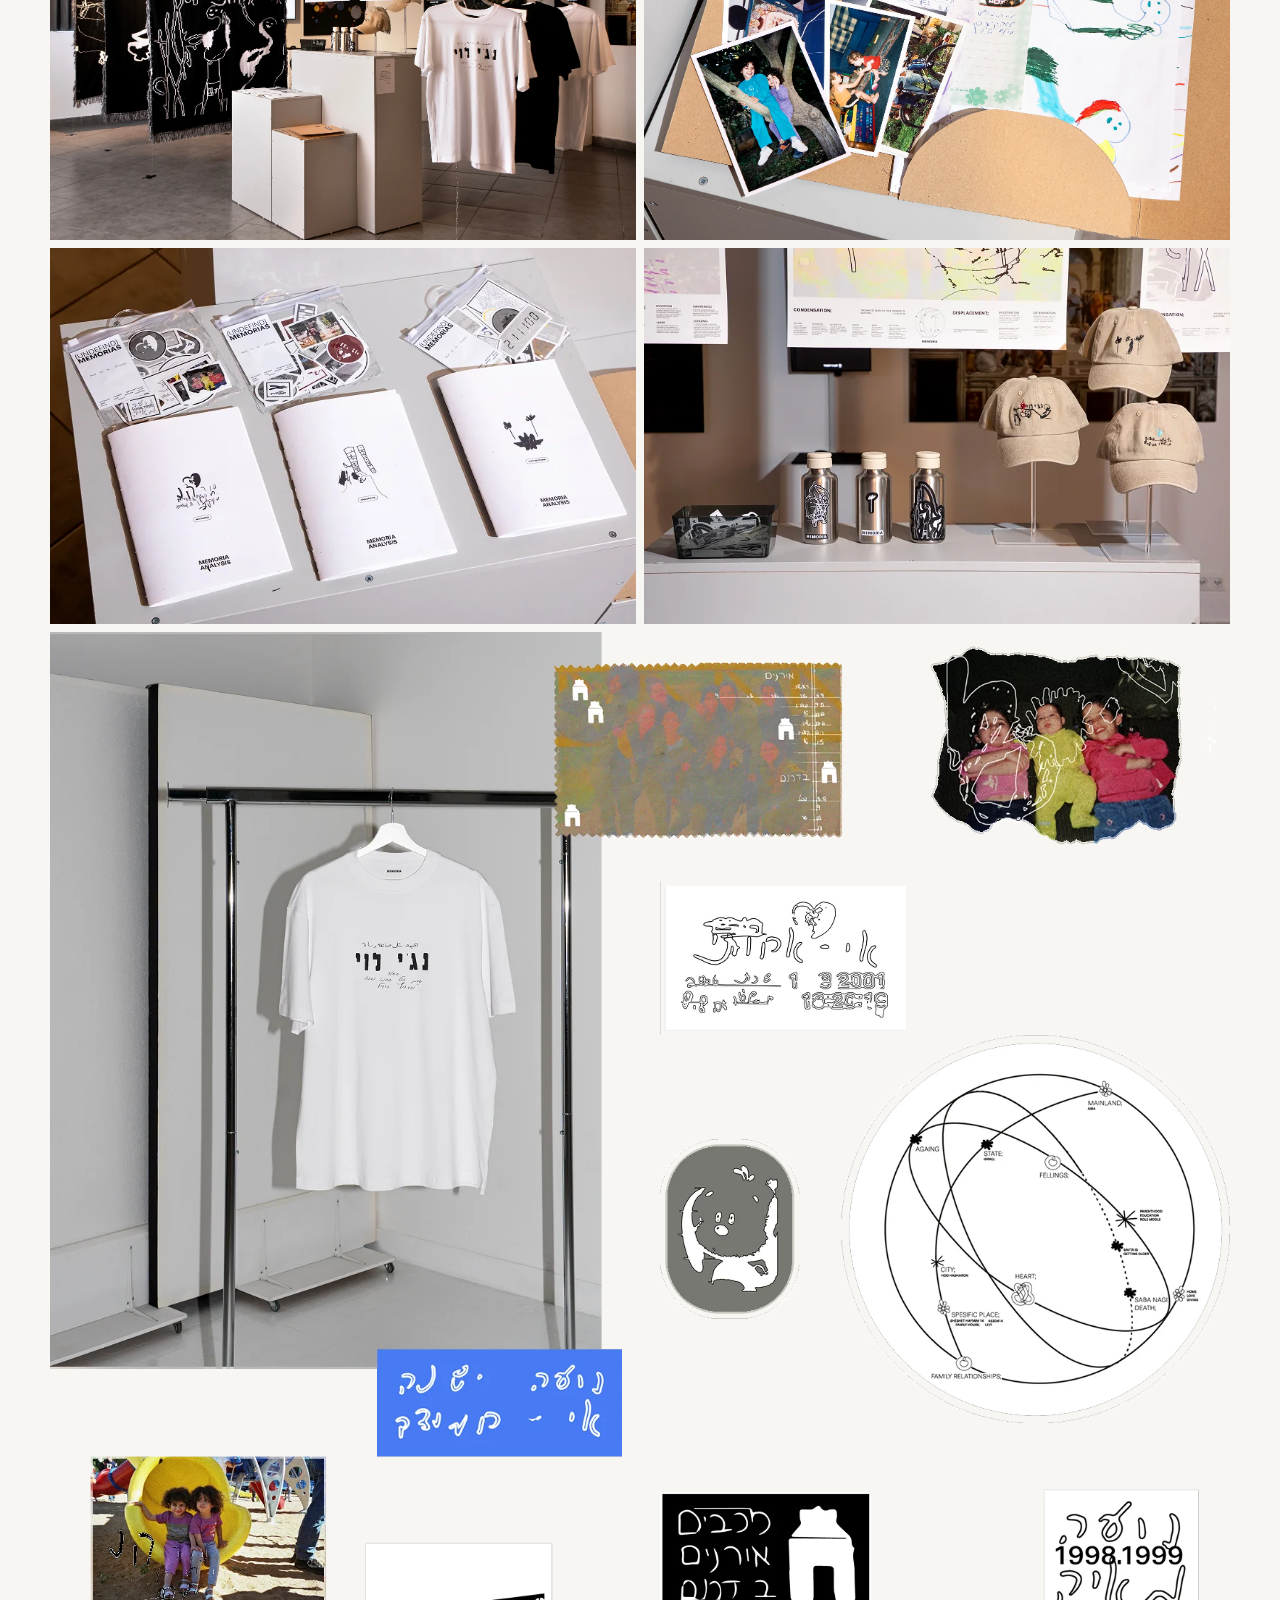
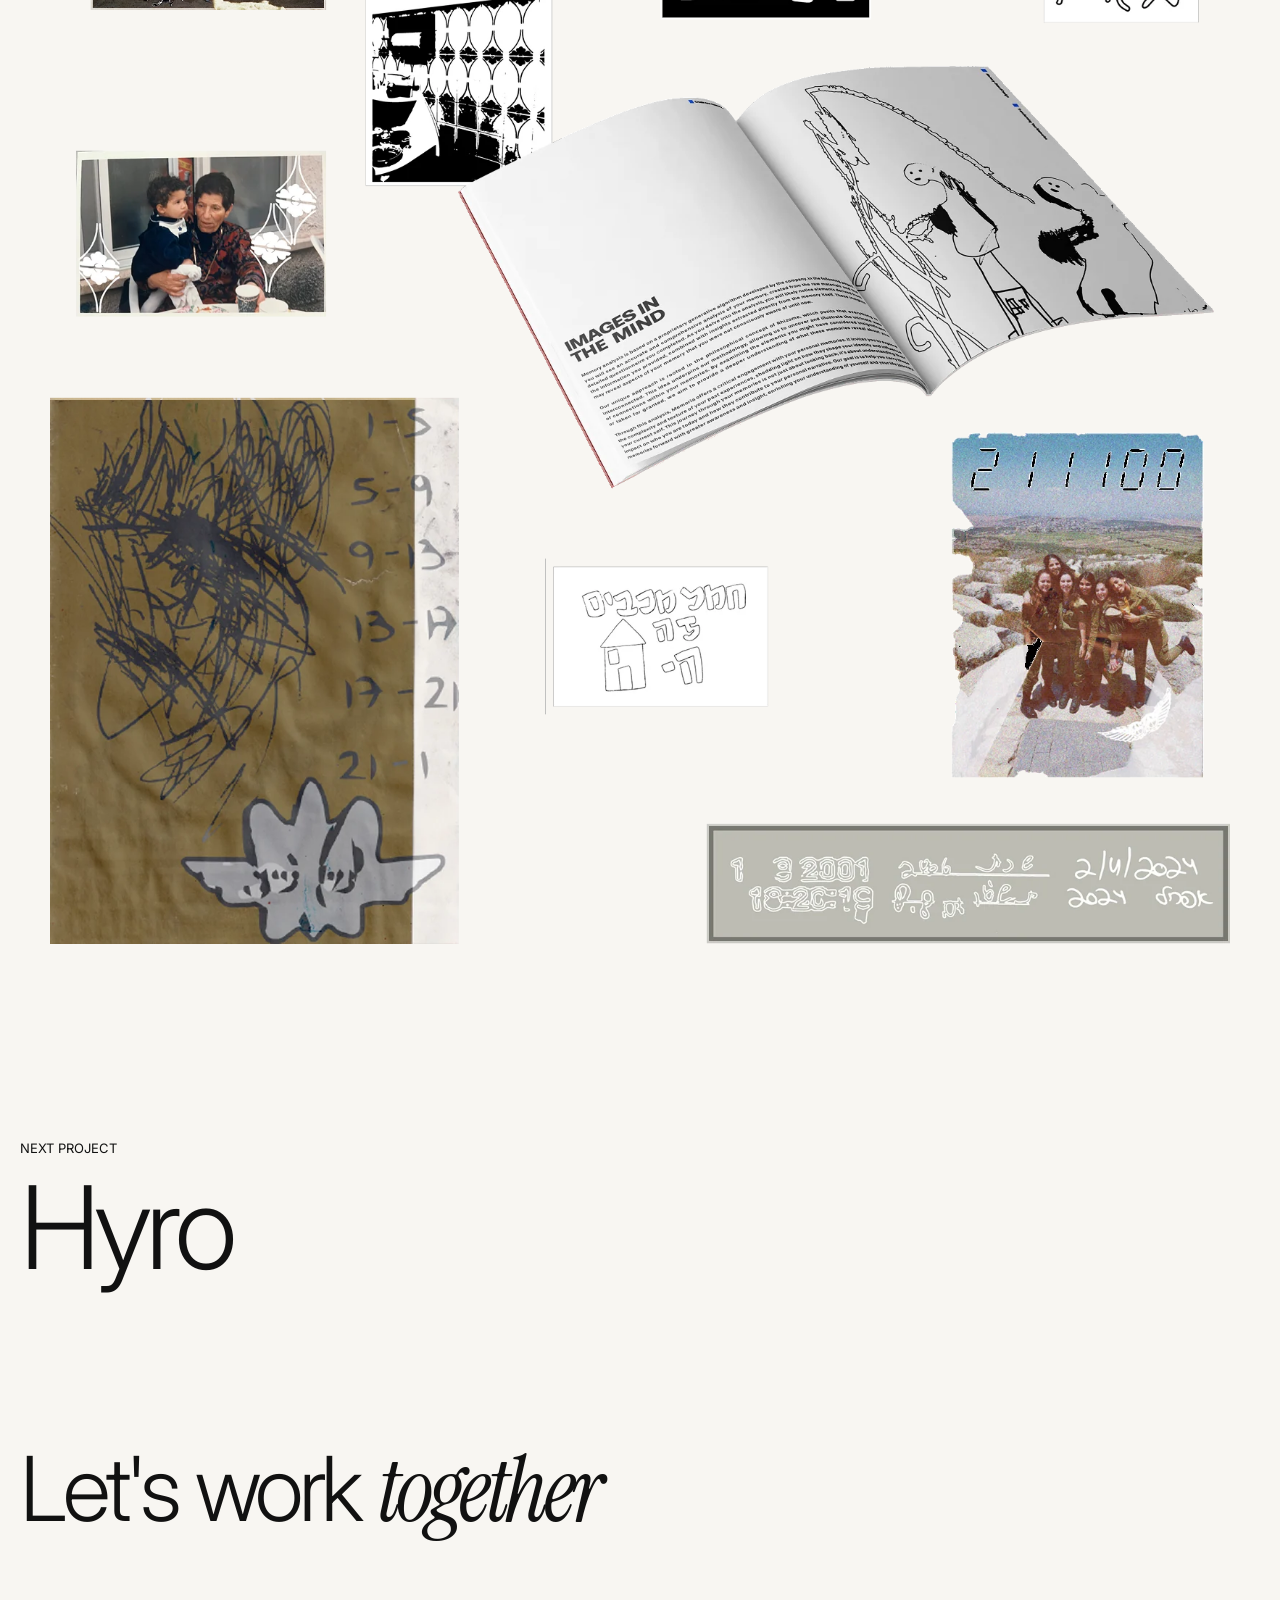
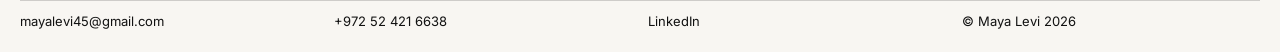
<file: memoria.html>
<!doctype html>
<html lang="en">
<head>
<meta charset="utf-8" />
<meta name="viewport" content="width=device-width, initial-scale=1" />
<title>Memoria | Maya Levi</title>
<link rel="icon" href="favicon.svg" type="image/svg+xml" />
<link rel="icon" href="favicon-32.png" sizes="32x32" type="image/png" />
<link rel="apple-touch-icon" href="apple-touch-icon.png" />
<link rel="preconnect" href="https://fonts.googleapis.com" />
<link rel="preconnect" href="https://fonts.gstatic.com" crossorigin />
<link href="https://fonts.googleapis.com/css2?family=Inter:wght@100..900&family=Instrument+Serif:ital@0;1&display=swap" rel="stylesheet" />
<link rel="stylesheet" href="site.css" />
</head>
<body>

<header>
  <a class="brand" href="index.html" aria-label="Maya Levi, home"><svg class="mark" aria-hidden="true" xmlns="http://www.w3.org/2000/svg" viewBox="96 12 503 629"><path fill="currentColor" fill-rule="evenodd" d="M214 631C213 631 211 630 210 628C209 626 205 622 201 618C187 603 181 595 178 590C178 588 177 586 176 585C171 578 171 578 172 561C172 545 172 544 174 538C176 535 177 531 178 528C179 526 180 522 181 521C183 519 184 516 185 514C188 507 201 503 212 506C215 507 221 507 226 508C232 508 237 509 238 509C239 510 242 512 245 513C249 516 256 523 259 529C261 533 260 551 257 556C255 560 255 565 254 573C253 590 247 605 236 617C226 628 220 632 214 631ZM415 631C413 631 410 629 408 628C405 627 402 626 401 626C400 626 398 625 396 624C394 622 391 621 389 620C384 618 370 606 369 602C369 600 368 596 366 593C365 590 364 586 363 584C362 579 355 569 349 565C344 560 334 554 330 554C327 553 316 545 316 543C316 542 315 540 313 538C310 534 307 523 307 516C307 509 310 498 312 493C314 491 315 488 316 486C316 483 317 481 318 480C320 478 321 476 322 475C324 470 333 462 337 460C339 459 342 458 344 457C346 455 348 454 360 454C373 454 374 454 378 456C382 458 385 459 390 460C399 460 400 459 397 452C395 448 393 439 392 428C391 419 397 405 403 404C408 402 426 416 428 423C428 425 430 428 431 430C433 432 434 435 434 438C435 440 436 443 437 444C438 446 440 449 441 453C442 456 443 459 444 460C444 462 446 465 446 468C449 477 452 477 458 468C460 466 462 463 462 462C463 461 466 457 469 452C472 447 476 442 478 440C480 437 482 433 484 431C485 429 487 426 488 425C489 423 490 422 490 422C490 421 492 419 494 416C498 412 499 412 503 412C508 412 509 412 512 416C516 421 517 423 514 428C513 429 512 431 512 432C512 433 510 437 508 442C506 446 504 452 502 455C501 458 499 462 498 465C496 468 496 469 497 470C498 471 499 472 500 472C501 472 504 473 506 474C509 476 513 477 516 478C519 478 524 479 528 481C532 483 536 484 538 484C541 485 545 486 547 487C549 489 555 491 558 493C570 499 580 509 587 523C590 530 590 530 590 546C589 561 589 563 587 568C579 584 578 587 571 592C566 596 566 596 554 596C543 595 541 595 538 593C535 592 532 591 529 591C522 591 518 590 514 587C509 583 508 583 503 590C497 600 493 605 486 612C480 618 469 626 467 626C467 626 464 627 461 629C457 631 456 632 437 632C426 632 416 632 415 631ZM454 619C456 618 459 617 461 616C466 615 477 606 484 597C490 590 491 588 496 578C498 575 500 571 501 571C504 569 509 569 511 570C512 571 515 573 518 575C523 578 526 579 530 580C534 580 539 582 542 583C545 584 550 584 555 584C562 584 562 584 568 579C572 574 573 571 574 568C575 565 576 561 577 560C579 557 580 555 580 544C580 533 579 532 577 529C575 526 574 524 574 523C574 521 562 508 558 506C556 505 553 503 551 502C549 501 546 500 545 499C543 499 540 498 538 497C536 496 521 491 512 489C509 488 504 486 502 485C500 484 496 483 495 483C493 483 490 482 489 482C482 479 481 468 487 462C488 460 490 457 490 454C491 452 492 449 493 447C494 446 495 442 496 440L496 436L493 439C491 440 489 443 488 444C487 446 486 449 484 451C481 454 479 457 472 468C469 472 465 478 463 480C462 482 459 486 458 488C456 493 453 494 449 494C445 494 444 493 442 487C441 485 440 482 439 481C438 479 436 476 436 472C435 469 434 466 433 465C432 463 431 460 430 457C429 454 428 450 427 448C425 447 424 443 424 441C423 439 422 436 421 435C420 434 419 431 418 429C417 425 409 418 407 418C403 418 403 436 407 444C409 450 413 464 413 468C413 472 411 474 407 475C404 476 401 475 395 472C393 471 388 470 383 470C379 469 372 468 368 467C364 466 360 465 358 465C351 466 340 471 337 474C332 479 327 486 327 490C326 492 325 494 323 496C320 500 319 513 320 524C321 531 321 531 327 537C330 540 334 543 337 544C346 547 358 555 363 562C370 570 374 577 374 582C374 584 375 587 377 589C378 591 380 594 380 596C381 601 387 606 394 609C396 610 399 612 400 613C401 614 404 615 407 616C409 616 413 617 416 618C421 622 422 622 438 622C450 622 452 621 454 619ZM222 616C224 614 229 608 231 604C232 602 234 600 235 598C236 597 237 594 238 591C239 587 240 582 241 579C242 575 243 568 244 563C245 558 246 550 247 545C249 537 249 537 246 531C244 526 243 526 236 522C232 520 227 519 224 518C222 518 217 517 212 517C199 515 197 517 192 527C184 544 184 544 183 559C183 573 183 573 186 580C191 591 214 617 218 617C219 617 220 616 222 616ZM270 488C269 488 263 481 256 474C250 467 243 460 242 458C239 455 223 437 219 431C217 428 214 426 213 426C212 426 208 429 204 432C186 449 181 453 175 453C173 453 170 454 167 455C160 458 157 458 156 455C154 452 154 446 155 443C161 434 166 422 165 422C164 420 155 423 152 426C148 428 138 430 124 429C113 428 110 426 110 422C110 418 111 415 116 410C118 408 121 404 123 402C126 398 135 388 148 374C159 362 161 359 161 357C161 354 154 348 148 345C146 344 143 342 142 340C140 339 135 335 130 332C125 328 118 324 115 321C103 312 103 305 115 296C121 292 121 292 133 293C145 293 146 293 150 295C152 297 155 298 156 298C159 299 167 304 180 315C189 322 191 323 192 322C193 320 193 319 192 312C191 307 190 301 190 297C189 293 188 288 187 285C186 280 183 255 183 246C183 238 187 236 200 238C207 239 214 243 220 249C224 253 230 262 230 264C230 265 231 267 233 270C234 272 236 274 236 276C237 279 240 279 246 276C249 274 255 272 268 266C274 264 276 264 286 263C300 263 304 264 307 270C308 274 308 275 307 283C306 294 303 299 292 309C288 313 283 318 282 319C280 322 280 322 285 322C288 321 291 320 292 319C294 318 296 317 298 316C300 316 303 315 305 313C307 312 311 310 314 310C316 309 320 308 321 307C324 304 328 303 330 305C333 308 337 315 338 318C338 322 338 322 330 330C321 339 319 341 306 351C294 360 293 363 298 368C299 370 302 374 305 378C307 383 310 388 311 389C317 397 318 399 320 402C320 404 322 406 323 406C325 407 328 414 328 417C328 420 324 426 321 427C320 427 314 428 308 429C301 430 294 431 292 432C289 433 285 434 283 435C279 435 279 437 282 446C282 450 284 457 284 461C285 466 285 471 286 474C287 477 287 478 285 482C282 488 275 491 270 488ZM274 468C274 463 273 460 271 456C269 451 269 449 268 440C268 431 268 429 270 427C272 425 277 423 283 423C285 423 289 422 292 420C295 419 298 418 302 418C309 418 312 417 313 415C313 413 310 408 307 403C305 401 303 398 302 396C301 394 298 390 296 387C295 385 293 381 292 379C290 378 288 373 285 370C283 367 281 363 281 362C281 359 284 355 286 354C287 353 301 341 306 336C307 335 311 331 315 328C326 318 321 317 304 326C299 329 293 331 291 332C289 333 285 334 283 336C281 337 279 338 278 338C277 338 274 339 271 341C269 342 265 344 262 344C260 345 257 346 256 347C252 350 240 354 237 354C236 353 235 352 235 350C235 346 237 342 245 336C249 332 256 327 259 323C263 319 272 312 279 306C288 297 291 294 292 291C293 289 294 286 294 284C296 279 295 278 289 276C286 275 284 275 276 277C271 278 266 280 264 281C263 282 259 283 256 284C253 284 250 286 248 287C245 290 237 292 233 290C230 290 229 288 226 282C224 279 221 274 221 272C220 269 219 266 217 264C216 263 215 260 214 258C213 256 211 255 211 255C210 255 207 254 205 252C199 248 195 248 194 252C194 254 195 258 196 262C199 271 200 281 200 292C200 298 201 302 202 305C205 311 206 319 206 331C206 343 205 345 201 345C196 345 195 344 179 329C171 322 163 315 162 314C160 314 157 312 156 311C154 310 151 308 148 308C146 307 142 306 140 304C135 301 131 301 127 304C126 305 123 307 122 308C120 310 120 310 122 313C124 314 126 316 128 316C129 317 132 318 133 320C142 326 150 332 152 334C154 335 157 336 159 338C160 339 164 342 166 343C168 344 171 347 173 349C179 354 178 355 158 379C148 391 137 404 133 407C130 411 127 415 127 415C127 416 128 417 130 417C137 419 155 413 163 407C169 402 180 389 185 381C187 378 190 374 192 372C194 370 196 367 197 366C199 364 203 361 206 359C209 357 216 358 222 361C229 365 237 370 242 373C243 375 247 378 249 380C255 384 255 385 255 390C255 396 252 399 246 399C242 399 239 397 228 384C223 379 219 377 216 377C214 378 207 385 202 393C200 395 195 401 192 405C188 409 184 414 183 416C182 419 180 421 179 422C178 423 177 426 176 428C175 430 174 433 173 434C171 437 170 441 173 442C174 442 180 439 184 435C185 433 189 430 192 428C196 425 201 420 205 417C211 412 213 411 217 413C218 413 223 418 227 424C232 430 237 435 239 436C240 438 243 441 245 443C260 461 271 474 273 474C274 474 274 473 274 468ZM393 381C388 380 383 379 381 378C380 377 377 376 376 376C372 376 366 373 364 371C364 370 362 369 360 369C356 367 353 365 351 360C347 353 346 348 349 340C350 337 351 330 352 325C353 314 356 308 363 302C371 295 374 293 378 292C384 292 393 293 397 296C399 298 401 298 409 298C419 298 427 300 434 302C437 303 440 304 441 304C442 304 445 305 448 307C450 309 453 310 454 310C455 310 474 328 475 331C477 337 473 343 448 363C445 366 441 369 440 370C435 375 425 380 416 381C407 382 405 382 393 381ZM423 367C424 366 428 364 430 363C433 362 444 353 456 341C459 338 461 335 461 334C461 331 456 325 449 321C447 320 444 318 442 317C441 316 438 315 434 314C428 314 426 313 424 311C421 308 421 308 416 308C414 309 406 309 400 308C390 307 387 307 385 305C382 303 381 303 380 304C379 305 376 306 374 307C371 308 369 310 368 311C368 313 367 316 365 320C363 326 362 328 362 340C361 351 361 355 362 356C364 359 372 363 376 364C378 365 381 366 383 367C387 369 391 370 406 370C419 370 420 370 423 367ZM453 254C447 253 437 239 436 231C436 228 435 226 433 224C432 222 430 219 430 217C429 215 428 212 427 210C425 208 424 204 424 202C423 197 417 187 416 187C412 187 405 195 388 215C386 218 381 222 379 225C374 229 371 231 365 235C361 237 349 240 344 240C336 240 334 238 334 233C334 229 336 224 343 214C344 213 347 209 348 206C350 203 353 199 355 196C359 190 359 188 354 187C331 183 324 182 318 179C315 177 311 176 310 175C303 173 285 155 279 144C275 137 275 135 274 126C272 114 272 113 274 100C275 91 275 88 277 86C278 85 280 82 280 80C282 75 289 68 297 63C303 58 304 58 315 57C328 55 337 57 343 60C346 63 354 66 356 66C357 66 359 63 361 58C363 54 364 50 365 49C372 37 380 29 389 25C395 22 395 22 420 22C442 23 445 23 449 25C452 26 455 27 457 27C466 29 480 48 482 59C482 62 483 65 484 66C485 67 487 70 488 72C489 75 490 77 490 77C490 77 496 77 503 78C515 79 526 81 533 83C538 85 548 95 548 99C549 101 550 106 551 109C552 115 552 117 551 126C550 132 549 142 549 148C548 159 548 160 545 164C543 166 541 169 541 171C540 172 538 174 536 175C534 176 530 178 528 179C526 181 524 182 523 182C521 182 516 183 510 185C503 186 497 187 484 188C475 188 467 189 466 189C464 190 464 191 464 196C465 199 466 205 467 208C469 212 470 217 470 218C470 220 471 225 473 230C476 239 477 249 475 252C473 255 461 256 453 254ZM464 243C465 243 464 240 463 237C461 234 460 229 460 226C459 222 458 217 457 213C453 204 451 193 450 187C450 180 451 179 464 178C469 177 478 177 484 177C494 178 494 178 498 176C502 174 506 173 513 172C524 170 529 168 534 160C538 154 538 154 539 132C540 110 539 103 533 97C529 93 529 93 512 92C497 91 493 91 487 88C479 85 480 86 475 73C473 69 472 65 472 64C472 61 464 46 460 43C457 40 455 39 450 38C447 37 443 36 440 35C437 33 435 32 417 32C395 32 398 32 387 40C383 43 375 53 374 57C373 60 372 63 371 64C370 66 368 69 368 72C367 74 366 77 365 78C363 81 356 81 351 78C336 69 336 68 321 69C309 69 308 69 303 72C295 76 291 82 285 98C284 101 284 105 284 116C284 129 285 130 287 134C289 136 290 140 291 141C293 148 305 159 318 167C324 170 326 171 340 172C346 173 352 174 354 175C356 176 361 177 364 177C372 178 374 179 374 185C374 188 373 190 370 193C369 195 367 198 367 198C367 199 366 201 364 203C356 215 351 223 351 224C351 225 354 226 357 225C365 223 378 211 389 196C392 192 405 179 406 179C406 179 409 177 411 176C414 173 416 172 419 172C425 172 427 175 428 183C429 185 430 188 431 190C433 192 434 195 434 198C435 200 436 204 437 205C438 207 440 210 441 212C441 215 443 217 443 218C444 220 445 223 446 226C449 233 454 242 456 243C458 244 464 244 464 243Z"/></svg><span>Maya<br />Levi</span></a>
  <nav>
    <a href="Projects.html">Work</a>
    <a href="AboutMe.html">About</a>
    <a href="ContactPage.html">Contact</a>
  </nav>
  <svg class="flower" id="flower" viewBox="0 0 100 100" role="group" aria-label="Background color"></svg>
</header>

<div class="page">
<section class="p-hero">
  <div class="eyebrow"><a href="Projects.html">← Work</a><span>Brand design · Final project</span></div>
  <h1>Memoria</h1>
</section>

<section class="p-intro">
  <p class="lead">My final project explores how we deal with personal memories, through Memoria, a&nbsp;company that collects raw materials and encapsulates them into products. It asks how we remember, and what role capitalist culture plays in it.</p>
  <dl class="p-meta"><div class="full"><dt>Services</dt><dd>Brand design, Exhibition</dd></div><div class=""><dt>Year</dt><dd>2025</dd></div></dl>
</section>

<section class="gallery" style="--k:1.4966">
    <div class="g-row" style="--a:0.7483;--n:2"><figure style="aspect-ratio:0.7483"><img src="memoria/memoria-01.webp" width="761" height="1017" loading="lazy" decoding="async" alt="Memoria, Memoria_exhibition1"></figure><figure style="aspect-ratio:0.7483"><img src="memoria/memoria-02.webp" width="761" height="1017" loading="lazy" decoding="async" alt="Memoria, Memoria_exhibition1"></figure></div>
    <div class="g-row" style="--a:1.6214;--n:2"><figure style="aspect-ratio:1.6214"><img src="memoria/memoria-03.webp" width="1649" height="1017" loading="lazy" decoding="async" alt="Memoria, Memoria_exhibition2"></figure><figure style="aspect-ratio:1.6214"><img src="memoria/memoria-04.webp" width="1649" height="1017" loading="lazy" decoding="async" alt="Memoria, Memoria_exhibition3"></figure></div>
    <div class="g-row" style="--a:1.5560;--n:2"><figure style="aspect-ratio:1.5560"><img src="memoria/memoria-05.webp" width="792" height="509" loading="lazy" decoding="async" alt="Memoria, Memoria_exhibition4"></figure><figure style="aspect-ratio:1.5560"><img src="memoria/memoria-06.webp" width="792" height="509" loading="lazy" decoding="async" alt="Memoria, Memoria_exhibition4"></figure></div>
    <div class="g-row full tall"><figure><img src="memoria/memoria-07.webp" width="1628" height="2639" loading="lazy" decoding="async" alt="Memoria, Memoria_page"></figure></div>
</section>

<a class="next" href="hyro.html" data-cursor="Next"><span class="lab">Next project</span><span class="name">Hyro</span></a>

<footer>
  <p class="big">Let's work <em>together</em></p>
  <div class="row">
    <a class="contact-link" href="mailto:mayalevi45@gmail.com">mayalevi45@gmail.com</a>
    <a class="contact-link" href="tel:+972524216638">+972 52 421 6638</a>
    <a class="contact-link" href="https://www.linkedin.com/in/maya-levi-869219231/" target="_blank" rel="noopener">LinkedIn</a>
    <span>© Maya Levi 2026</span>
  </div>
</footer>
</div>

<div class="cursor" aria-hidden="true"><svg class="cursor-shape" data-shape="cloud" data-off="-85" style="width:62px" viewBox="0 0 287 240"><path fill-rule="evenodd" d="M185 236C179 235 169 221 168 213C168 210 167 208 165 206C164 204 162 201 162 199C161 197 160 194 159 192C157 190 156 186 156 184C155 179 149 169 148 169C144 169 137 177 120 197C118 200 113 204 111 207C106 211 103 213 97 217C93 219 81 222 76 222C68 222 66 220 66 215C66 211 68 206 75 196C76 195 79 191 80 188C82 185 85 181 87 178C91 172 91 170 86 169C63 165 56 164 50 161C47 159 43 158 42 157C35 155 17 137 11 126C7 119 7 117 6 108C4 96 4 95 6 82C7 73 7 70 9 68C10 67 12 64 12 62C14 57 21 50 29 45C35 40 36 40 47 39C60 37 69 39 75 42C78 45 86 48 88 48C89 48 91 45 93 40C95 36 96 32 97 31C104 19 112 11 121 7C127 4 127 4 152 4C174 5 177 5 181 7C184 8 187 9 189 9C198 11 212 30 214 41C214 44 215 47 216 48C217 49 219 52 220 54C221 57 222 59 222 59C222 59 228 59 235 60C247 61 258 63 265 65C270 67 280 77 280 81C281 83 282 88 283 91C284 97 284 99 283 108C282 114 281 124 281 130C280 141 280 142 277 146C275 148 273 151 273 153C272 154 270 156 268 157C266 158 262 160 260 161C258 163 256 164 255 164C253 164 248 165 242 167C235 168 229 169 216 170C207 170 199 171 198 171C196 172 196 173 196 178C197 181 198 187 199 190C201 194 202 199 202 200C202 202 203 207 205 212C208 221 209 231 207 234C205 237 193 238 185 236Z"/></svg><svg class="cursor-shape" data-shape="star" data-off="-50" style="width:60px" viewBox="0 0 239 259"><path fill-rule="evenodd" d="M168 255C167 255 161 248 154 241C148 234 141 227 140 225C137 222 121 204 117 198C115 195 112 193 111 193C110 193 106 196 102 199C84 216 79 220 73 220C71 220 68 221 65 222C58 225 55 225 54 222C52 219 52 213 53 210C59 201 64 189 63 189C62 187 53 190 50 193C46 195 36 197 22 196C11 195 8 193 8 189C8 185 9 182 14 177C16 175 19 171 21 169C24 165 33 155 46 141C57 129 59 126 59 124C59 121 52 115 46 112C44 111 41 109 40 107C38 106 33 102 28 99C23 95 16 91 13 88C1 79 1 72 13 63C19 60 19 60 31 60C43 60 44 60 48 62C50 64 53 65 54 65C57 66 65 71 78 82C87 89 89 90 90 89C91 87 91 86 90 79C89 74 88 68 88 64C87 60 86 55 85 52C84 47 81 22 81 13C81 5 85 3 98 5C105 6 112 10 118 16C122 20 128 29 128 31C128 32 129 34 131 37C132 39 134 41 134 43C135 46 138 46 144 43C147 41 153 39 166 33C172 31 174 31 184 30C198 30 202 31 205 37C206 41 206 42 205 50C204 61 201 66 190 76C186 80 181 85 180 86C178 89 178 89 183 89C186 88 189 87 190 86C192 85 194 84 196 83C198 83 201 82 203 80C205 79 209 77 212 77C214 76 218 75 219 74C222 71 226 70 228 72C231 75 235 82 236 85C236 89 236 89 228 97C219 106 217 108 204 118C192 127 191 130 196 136C197 137 200 141 203 146C205 150 208 155 209 156C215 164 216 166 218 169C218 171 220 173 221 173C223 174 226 181 226 184C226 187 222 193 219 194C218 194 212 195 206 196C199 197 192 198 190 199C187 200 183 201 181 202C177 202 177 204 180 213C180 217 182 224 182 228C183 233 183 238 184 241C185 244 185 245 183 249C180 255 173 258 168 255Z"/></svg><svg class="cursor-shape" data-shape="oval" data-off="-50" style="width:58px" viewBox="0 0 136 97"><path fill-rule="evenodd" d="M50 93C45 92 40 91 38 90C37 89 34 88 33 88C29 88 23 85 21 83C21 82 19 81 17 81C13 79 10 77 8 72C4 65 3 60 6 52C7 49 8 42 9 37C10 26 13 20 20 14C28 7 31 5 35 4C41 4 50 5 54 8C56 10 58 10 66 10C76 10 84 12 92 14C94 15 97 16 98 16C99 16 102 17 105 19C107 21 110 22 111 22C112 22 131 40 132 43C134 49 130 55 105 75C102 78 98 81 97 82C92 87 82 92 73 93C64 94 62 94 50 93Z"/></svg><svg class="cursor-shape" data-shape="wings" data-off="-20" style="width:64px" viewBox="0 0 290 236"><path fill-rule="evenodd" d="M112 232C110 232 107 230 105 229C102 228 99 227 98 227C97 227 95 226 93 225C91 223 88 222 86 221C81 219 67 207 66 203C66 201 65 197 63 194C62 191 61 187 60 184C59 180 52 170 46 166C41 161 31 155 27 155C24 154 13 146 13 144C13 143 12 141 10 139C7 135 4 124 4 117C4 110 7 99 9 94C11 92 12 89 13 87C13 84 14 82 15 81C17 79 18 77 19 76C21 71 30 63 34 61C36 60 39 59 40 58C43 56 45 55 57 55C70 55 71 55 75 57C79 59 82 60 87 61C96 61 97 60 94 53C92 49 90 40 89 29C88 20 94 6 100 5C105 3 123 17 125 24C125 26 127 29 128 31C130 33 131 36 131 39C132 41 133 44 134 45C135 47 137 50 138 54C139 57 140 60 141 62C141 63 143 66 143 69C146 78 149 78 155 69C157 67 159 64 159 63C160 62 163 58 166 53C169 48 173 43 175 40C177 38 179 34 181 32C182 30 184 27 185 26C186 24 187 23 187 23C187 22 189 20 191 17C195 13 196 13 200 13C205 13 206 13 209 17C213 22 214 24 211 28C210 30 209 32 209 33C209 34 207 38 205 43C203 47 201 53 199 56C198 59 196 63 195 66C193 69 193 70 194 71C195 72 196 73 197 73C198 73 201 74 203 75C206 77 210 78 213 79C216 79 221 80 225 82C229 84 233 85 236 85C238 86 242 87 244 88C246 90 252 92 255 94C267 100 277 110 284 124C287 131 287 131 287 147C286 162 286 164 284 170C276 185 275 188 268 193C262 197 262 197 250 197C240 196 238 196 235 194C232 193 229 192 226 192C219 192 215 191 211 188C206 184 205 184 200 191C194 201 190 206 183 213C177 219 166 227 164 227C164 227 161 228 158 230C154 232 153 233 134 233C123 233 113 233 112 232Z"/></svg><svg class="cursor-shape" data-shape="drop" data-off="-40" style="width:46px" viewBox="0 0 96 134"><path fill-rule="evenodd" d="M47 130C46 130 44 129 43 127C42 125 38 121 34 117C20 102 14 94 11 89C11 87 10 85 9 84C4 77 4 77 5 60C5 44 5 43 7 38C9 34 10 30 11 27C12 25 13 21 14 20C16 18 17 15 18 13C21 6 34 2 46 5C48 6 54 6 59 7C65 7 70 8 71 8C72 9 75 11 78 12C82 15 89 22 92 28C94 32 93 50 90 56C88 59 88 64 87 72C86 89 80 104 69 116C59 127 53 131 47 130Z"/></svg><span></span></div>
<script src="site.js"></script>
</body>
</html>
</file>
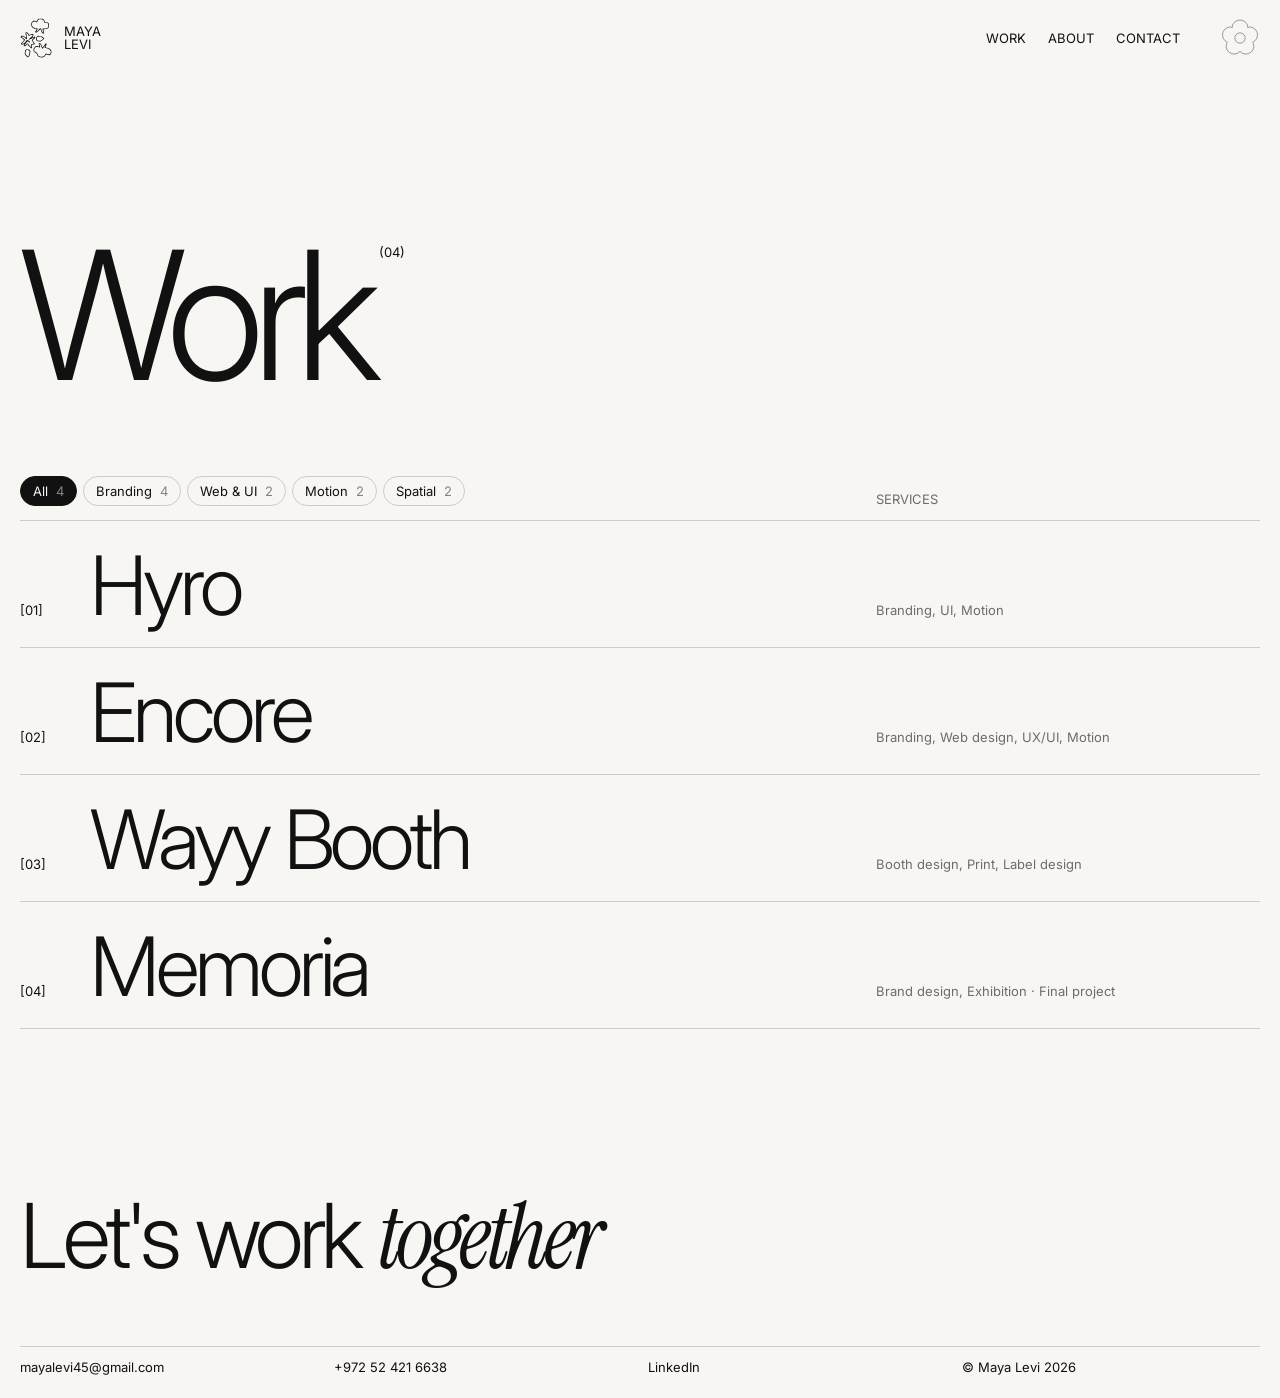
<file: Projects.html>
<!doctype html>
<html lang="en">
<head>
<meta charset="utf-8" />
<meta name="viewport" content="width=device-width, initial-scale=1" />
<title>Work | Maya Levi</title>
<link rel="icon" href="favicon.svg" type="image/svg+xml" />
<link rel="icon" href="favicon-32.png" sizes="32x32" type="image/png" />
<link rel="apple-touch-icon" href="apple-touch-icon.png" />
<link rel="stylesheet" href="work.css" />
<link rel="preconnect" href="https://fonts.googleapis.com" />
<link rel="preconnect" href="https://fonts.gstatic.com" crossorigin />
<link href="https://fonts.googleapis.com/css2?family=Inter:wght@100..900&family=Instrument+Serif:ital@0;1&display=swap" rel="stylesheet" />
<link rel="stylesheet" href="site.css" />
</head>
<body>

<header>
  <a class="brand" href="index.html" aria-label="Maya Levi, home"><svg class="mark" aria-hidden="true" xmlns="http://www.w3.org/2000/svg" viewBox="96 12 503 629"><path fill="currentColor" fill-rule="evenodd" d="M214 631C213 631 211 630 210 628C209 626 205 622 201 618C187 603 181 595 178 590C178 588 177 586 176 585C171 578 171 578 172 561C172 545 172 544 174 538C176 535 177 531 178 528C179 526 180 522 181 521C183 519 184 516 185 514C188 507 201 503 212 506C215 507 221 507 226 508C232 508 237 509 238 509C239 510 242 512 245 513C249 516 256 523 259 529C261 533 260 551 257 556C255 560 255 565 254 573C253 590 247 605 236 617C226 628 220 632 214 631ZM415 631C413 631 410 629 408 628C405 627 402 626 401 626C400 626 398 625 396 624C394 622 391 621 389 620C384 618 370 606 369 602C369 600 368 596 366 593C365 590 364 586 363 584C362 579 355 569 349 565C344 560 334 554 330 554C327 553 316 545 316 543C316 542 315 540 313 538C310 534 307 523 307 516C307 509 310 498 312 493C314 491 315 488 316 486C316 483 317 481 318 480C320 478 321 476 322 475C324 470 333 462 337 460C339 459 342 458 344 457C346 455 348 454 360 454C373 454 374 454 378 456C382 458 385 459 390 460C399 460 400 459 397 452C395 448 393 439 392 428C391 419 397 405 403 404C408 402 426 416 428 423C428 425 430 428 431 430C433 432 434 435 434 438C435 440 436 443 437 444C438 446 440 449 441 453C442 456 443 459 444 460C444 462 446 465 446 468C449 477 452 477 458 468C460 466 462 463 462 462C463 461 466 457 469 452C472 447 476 442 478 440C480 437 482 433 484 431C485 429 487 426 488 425C489 423 490 422 490 422C490 421 492 419 494 416C498 412 499 412 503 412C508 412 509 412 512 416C516 421 517 423 514 428C513 429 512 431 512 432C512 433 510 437 508 442C506 446 504 452 502 455C501 458 499 462 498 465C496 468 496 469 497 470C498 471 499 472 500 472C501 472 504 473 506 474C509 476 513 477 516 478C519 478 524 479 528 481C532 483 536 484 538 484C541 485 545 486 547 487C549 489 555 491 558 493C570 499 580 509 587 523C590 530 590 530 590 546C589 561 589 563 587 568C579 584 578 587 571 592C566 596 566 596 554 596C543 595 541 595 538 593C535 592 532 591 529 591C522 591 518 590 514 587C509 583 508 583 503 590C497 600 493 605 486 612C480 618 469 626 467 626C467 626 464 627 461 629C457 631 456 632 437 632C426 632 416 632 415 631ZM454 619C456 618 459 617 461 616C466 615 477 606 484 597C490 590 491 588 496 578C498 575 500 571 501 571C504 569 509 569 511 570C512 571 515 573 518 575C523 578 526 579 530 580C534 580 539 582 542 583C545 584 550 584 555 584C562 584 562 584 568 579C572 574 573 571 574 568C575 565 576 561 577 560C579 557 580 555 580 544C580 533 579 532 577 529C575 526 574 524 574 523C574 521 562 508 558 506C556 505 553 503 551 502C549 501 546 500 545 499C543 499 540 498 538 497C536 496 521 491 512 489C509 488 504 486 502 485C500 484 496 483 495 483C493 483 490 482 489 482C482 479 481 468 487 462C488 460 490 457 490 454C491 452 492 449 493 447C494 446 495 442 496 440L496 436L493 439C491 440 489 443 488 444C487 446 486 449 484 451C481 454 479 457 472 468C469 472 465 478 463 480C462 482 459 486 458 488C456 493 453 494 449 494C445 494 444 493 442 487C441 485 440 482 439 481C438 479 436 476 436 472C435 469 434 466 433 465C432 463 431 460 430 457C429 454 428 450 427 448C425 447 424 443 424 441C423 439 422 436 421 435C420 434 419 431 418 429C417 425 409 418 407 418C403 418 403 436 407 444C409 450 413 464 413 468C413 472 411 474 407 475C404 476 401 475 395 472C393 471 388 470 383 470C379 469 372 468 368 467C364 466 360 465 358 465C351 466 340 471 337 474C332 479 327 486 327 490C326 492 325 494 323 496C320 500 319 513 320 524C321 531 321 531 327 537C330 540 334 543 337 544C346 547 358 555 363 562C370 570 374 577 374 582C374 584 375 587 377 589C378 591 380 594 380 596C381 601 387 606 394 609C396 610 399 612 400 613C401 614 404 615 407 616C409 616 413 617 416 618C421 622 422 622 438 622C450 622 452 621 454 619ZM222 616C224 614 229 608 231 604C232 602 234 600 235 598C236 597 237 594 238 591C239 587 240 582 241 579C242 575 243 568 244 563C245 558 246 550 247 545C249 537 249 537 246 531C244 526 243 526 236 522C232 520 227 519 224 518C222 518 217 517 212 517C199 515 197 517 192 527C184 544 184 544 183 559C183 573 183 573 186 580C191 591 214 617 218 617C219 617 220 616 222 616ZM270 488C269 488 263 481 256 474C250 467 243 460 242 458C239 455 223 437 219 431C217 428 214 426 213 426C212 426 208 429 204 432C186 449 181 453 175 453C173 453 170 454 167 455C160 458 157 458 156 455C154 452 154 446 155 443C161 434 166 422 165 422C164 420 155 423 152 426C148 428 138 430 124 429C113 428 110 426 110 422C110 418 111 415 116 410C118 408 121 404 123 402C126 398 135 388 148 374C159 362 161 359 161 357C161 354 154 348 148 345C146 344 143 342 142 340C140 339 135 335 130 332C125 328 118 324 115 321C103 312 103 305 115 296C121 292 121 292 133 293C145 293 146 293 150 295C152 297 155 298 156 298C159 299 167 304 180 315C189 322 191 323 192 322C193 320 193 319 192 312C191 307 190 301 190 297C189 293 188 288 187 285C186 280 183 255 183 246C183 238 187 236 200 238C207 239 214 243 220 249C224 253 230 262 230 264C230 265 231 267 233 270C234 272 236 274 236 276C237 279 240 279 246 276C249 274 255 272 268 266C274 264 276 264 286 263C300 263 304 264 307 270C308 274 308 275 307 283C306 294 303 299 292 309C288 313 283 318 282 319C280 322 280 322 285 322C288 321 291 320 292 319C294 318 296 317 298 316C300 316 303 315 305 313C307 312 311 310 314 310C316 309 320 308 321 307C324 304 328 303 330 305C333 308 337 315 338 318C338 322 338 322 330 330C321 339 319 341 306 351C294 360 293 363 298 368C299 370 302 374 305 378C307 383 310 388 311 389C317 397 318 399 320 402C320 404 322 406 323 406C325 407 328 414 328 417C328 420 324 426 321 427C320 427 314 428 308 429C301 430 294 431 292 432C289 433 285 434 283 435C279 435 279 437 282 446C282 450 284 457 284 461C285 466 285 471 286 474C287 477 287 478 285 482C282 488 275 491 270 488ZM274 468C274 463 273 460 271 456C269 451 269 449 268 440C268 431 268 429 270 427C272 425 277 423 283 423C285 423 289 422 292 420C295 419 298 418 302 418C309 418 312 417 313 415C313 413 310 408 307 403C305 401 303 398 302 396C301 394 298 390 296 387C295 385 293 381 292 379C290 378 288 373 285 370C283 367 281 363 281 362C281 359 284 355 286 354C287 353 301 341 306 336C307 335 311 331 315 328C326 318 321 317 304 326C299 329 293 331 291 332C289 333 285 334 283 336C281 337 279 338 278 338C277 338 274 339 271 341C269 342 265 344 262 344C260 345 257 346 256 347C252 350 240 354 237 354C236 353 235 352 235 350C235 346 237 342 245 336C249 332 256 327 259 323C263 319 272 312 279 306C288 297 291 294 292 291C293 289 294 286 294 284C296 279 295 278 289 276C286 275 284 275 276 277C271 278 266 280 264 281C263 282 259 283 256 284C253 284 250 286 248 287C245 290 237 292 233 290C230 290 229 288 226 282C224 279 221 274 221 272C220 269 219 266 217 264C216 263 215 260 214 258C213 256 211 255 211 255C210 255 207 254 205 252C199 248 195 248 194 252C194 254 195 258 196 262C199 271 200 281 200 292C200 298 201 302 202 305C205 311 206 319 206 331C206 343 205 345 201 345C196 345 195 344 179 329C171 322 163 315 162 314C160 314 157 312 156 311C154 310 151 308 148 308C146 307 142 306 140 304C135 301 131 301 127 304C126 305 123 307 122 308C120 310 120 310 122 313C124 314 126 316 128 316C129 317 132 318 133 320C142 326 150 332 152 334C154 335 157 336 159 338C160 339 164 342 166 343C168 344 171 347 173 349C179 354 178 355 158 379C148 391 137 404 133 407C130 411 127 415 127 415C127 416 128 417 130 417C137 419 155 413 163 407C169 402 180 389 185 381C187 378 190 374 192 372C194 370 196 367 197 366C199 364 203 361 206 359C209 357 216 358 222 361C229 365 237 370 242 373C243 375 247 378 249 380C255 384 255 385 255 390C255 396 252 399 246 399C242 399 239 397 228 384C223 379 219 377 216 377C214 378 207 385 202 393C200 395 195 401 192 405C188 409 184 414 183 416C182 419 180 421 179 422C178 423 177 426 176 428C175 430 174 433 173 434C171 437 170 441 173 442C174 442 180 439 184 435C185 433 189 430 192 428C196 425 201 420 205 417C211 412 213 411 217 413C218 413 223 418 227 424C232 430 237 435 239 436C240 438 243 441 245 443C260 461 271 474 273 474C274 474 274 473 274 468ZM393 381C388 380 383 379 381 378C380 377 377 376 376 376C372 376 366 373 364 371C364 370 362 369 360 369C356 367 353 365 351 360C347 353 346 348 349 340C350 337 351 330 352 325C353 314 356 308 363 302C371 295 374 293 378 292C384 292 393 293 397 296C399 298 401 298 409 298C419 298 427 300 434 302C437 303 440 304 441 304C442 304 445 305 448 307C450 309 453 310 454 310C455 310 474 328 475 331C477 337 473 343 448 363C445 366 441 369 440 370C435 375 425 380 416 381C407 382 405 382 393 381ZM423 367C424 366 428 364 430 363C433 362 444 353 456 341C459 338 461 335 461 334C461 331 456 325 449 321C447 320 444 318 442 317C441 316 438 315 434 314C428 314 426 313 424 311C421 308 421 308 416 308C414 309 406 309 400 308C390 307 387 307 385 305C382 303 381 303 380 304C379 305 376 306 374 307C371 308 369 310 368 311C368 313 367 316 365 320C363 326 362 328 362 340C361 351 361 355 362 356C364 359 372 363 376 364C378 365 381 366 383 367C387 369 391 370 406 370C419 370 420 370 423 367ZM453 254C447 253 437 239 436 231C436 228 435 226 433 224C432 222 430 219 430 217C429 215 428 212 427 210C425 208 424 204 424 202C423 197 417 187 416 187C412 187 405 195 388 215C386 218 381 222 379 225C374 229 371 231 365 235C361 237 349 240 344 240C336 240 334 238 334 233C334 229 336 224 343 214C344 213 347 209 348 206C350 203 353 199 355 196C359 190 359 188 354 187C331 183 324 182 318 179C315 177 311 176 310 175C303 173 285 155 279 144C275 137 275 135 274 126C272 114 272 113 274 100C275 91 275 88 277 86C278 85 280 82 280 80C282 75 289 68 297 63C303 58 304 58 315 57C328 55 337 57 343 60C346 63 354 66 356 66C357 66 359 63 361 58C363 54 364 50 365 49C372 37 380 29 389 25C395 22 395 22 420 22C442 23 445 23 449 25C452 26 455 27 457 27C466 29 480 48 482 59C482 62 483 65 484 66C485 67 487 70 488 72C489 75 490 77 490 77C490 77 496 77 503 78C515 79 526 81 533 83C538 85 548 95 548 99C549 101 550 106 551 109C552 115 552 117 551 126C550 132 549 142 549 148C548 159 548 160 545 164C543 166 541 169 541 171C540 172 538 174 536 175C534 176 530 178 528 179C526 181 524 182 523 182C521 182 516 183 510 185C503 186 497 187 484 188C475 188 467 189 466 189C464 190 464 191 464 196C465 199 466 205 467 208C469 212 470 217 470 218C470 220 471 225 473 230C476 239 477 249 475 252C473 255 461 256 453 254ZM464 243C465 243 464 240 463 237C461 234 460 229 460 226C459 222 458 217 457 213C453 204 451 193 450 187C450 180 451 179 464 178C469 177 478 177 484 177C494 178 494 178 498 176C502 174 506 173 513 172C524 170 529 168 534 160C538 154 538 154 539 132C540 110 539 103 533 97C529 93 529 93 512 92C497 91 493 91 487 88C479 85 480 86 475 73C473 69 472 65 472 64C472 61 464 46 460 43C457 40 455 39 450 38C447 37 443 36 440 35C437 33 435 32 417 32C395 32 398 32 387 40C383 43 375 53 374 57C373 60 372 63 371 64C370 66 368 69 368 72C367 74 366 77 365 78C363 81 356 81 351 78C336 69 336 68 321 69C309 69 308 69 303 72C295 76 291 82 285 98C284 101 284 105 284 116C284 129 285 130 287 134C289 136 290 140 291 141C293 148 305 159 318 167C324 170 326 171 340 172C346 173 352 174 354 175C356 176 361 177 364 177C372 178 374 179 374 185C374 188 373 190 370 193C369 195 367 198 367 198C367 199 366 201 364 203C356 215 351 223 351 224C351 225 354 226 357 225C365 223 378 211 389 196C392 192 405 179 406 179C406 179 409 177 411 176C414 173 416 172 419 172C425 172 427 175 428 183C429 185 430 188 431 190C433 192 434 195 434 198C435 200 436 204 437 205C438 207 440 210 441 212C441 215 443 217 443 218C444 220 445 223 446 226C449 233 454 242 456 243C458 244 464 244 464 243Z"/></svg><span>Maya<br />Levi</span></a>
  <nav>
    <a href="Projects.html">Work</a>
    <a href="AboutMe.html">About</a>
    <a href="ContactPage.html">Contact</a>
  </nav>
  <svg class="flower" id="flower" viewBox="0 0 100 100" role="group" aria-label="Background color"></svg>
</header>

<div class="page">
<section class="w-hero">
  <h1>Work<sup>(04)</sup></h1>
</section>

<div class="w-bar">
  <div class="filters" role="group" aria-label="Filter projects">
    <button type="button" aria-pressed="true" data-f="all">All <i>4</i></button>
    <button type="button" aria-pressed="false" data-f="branding">Branding <i>4</i></button>
    <button type="button" aria-pressed="false" data-f="web">Web &amp; UI <i>2</i></button>
    <button type="button" aria-pressed="false" data-f="motion">Motion <i>2</i></button>
    <button type="button" aria-pressed="false" data-f="spatial">Spatial <i>2</i></button>
  </div>
  <div class="cols" aria-hidden="true"><span>Services</span></div>
</div>

<ol class="w-list">
  <li data-tags="branding web motion">
    <a class="w-row" href="hyro.html" data-cursor="View" data-img="hyro/hyro-06.webp">
      <span class="n">[01]</span>
      <span class="name">Hyro</span>
      <span class="svc">Branding, UI, Motion</span>
      <span class="thumb"><img src="hyro/hyro-06.webp" alt="" loading="lazy" decoding="async"></span>
    </a>
  </li>
  <li data-tags="branding web motion">
    <a class="w-row" href="encore.html" data-cursor="View" data-img="media/encore/encore-13.webp">
      <span class="n">[02]</span>
      <span class="name">Encore</span>
      <span class="svc">Branding, Web design, UX/UI, Motion</span>
      <span class="thumb"><img src="media/encore/encore-13.webp" alt="" loading="lazy" decoding="async"></span>
    </a>
  </li>
  <li data-tags="branding spatial">
    <a class="w-row" href="booth.html" data-cursor="View" data-img="booth/booth-cover.webp">
      <span class="n">[03]</span>
      <span class="name">Wayy Booth</span>
      <span class="svc">Booth design, Print, Label design</span>
      <span class="thumb"><img src="booth/booth-cover.webp" alt="" loading="lazy" decoding="async"></span>
    </a>
  </li>
  <li data-tags="branding spatial">
    <a class="w-row" href="memoria.html" data-cursor="View" data-img="memoria/memoria-03.webp">
      <span class="n">[04]</span>
      <span class="name">Memoria</span>
      <span class="svc">Brand design, Exhibition · Final project</span>
      <span class="thumb"><img src="memoria/memoria-03.webp" alt="" loading="lazy" decoding="async"></span>
    </a>
  </li>
</ol>

<div class="w-preview" aria-hidden="true"><img alt=""></div>

<footer>
  <p class="big">Let's work <em>together</em></p>
  <div class="row">
    <a class="contact-link" href="mailto:mayalevi45@gmail.com">mayalevi45@gmail.com</a>
    <a class="contact-link" href="tel:+972524216638">+972 52 421 6638</a>
    <a class="contact-link" href="https://www.linkedin.com/in/maya-levi-869219231/" target="_blank" rel="noopener">LinkedIn</a>
    <span>© Maya Levi 2026</span>
  </div>
</footer>
</div>

<div class="cursor" aria-hidden="true"><svg class="cursor-shape" data-shape="cloud" data-off="-85" style="width:62px" viewBox="0 0 287 240"><path fill-rule="evenodd" d="M185 236C179 235 169 221 168 213C168 210 167 208 165 206C164 204 162 201 162 199C161 197 160 194 159 192C157 190 156 186 156 184C155 179 149 169 148 169C144 169 137 177 120 197C118 200 113 204 111 207C106 211 103 213 97 217C93 219 81 222 76 222C68 222 66 220 66 215C66 211 68 206 75 196C76 195 79 191 80 188C82 185 85 181 87 178C91 172 91 170 86 169C63 165 56 164 50 161C47 159 43 158 42 157C35 155 17 137 11 126C7 119 7 117 6 108C4 96 4 95 6 82C7 73 7 70 9 68C10 67 12 64 12 62C14 57 21 50 29 45C35 40 36 40 47 39C60 37 69 39 75 42C78 45 86 48 88 48C89 48 91 45 93 40C95 36 96 32 97 31C104 19 112 11 121 7C127 4 127 4 152 4C174 5 177 5 181 7C184 8 187 9 189 9C198 11 212 30 214 41C214 44 215 47 216 48C217 49 219 52 220 54C221 57 222 59 222 59C222 59 228 59 235 60C247 61 258 63 265 65C270 67 280 77 280 81C281 83 282 88 283 91C284 97 284 99 283 108C282 114 281 124 281 130C280 141 280 142 277 146C275 148 273 151 273 153C272 154 270 156 268 157C266 158 262 160 260 161C258 163 256 164 255 164C253 164 248 165 242 167C235 168 229 169 216 170C207 170 199 171 198 171C196 172 196 173 196 178C197 181 198 187 199 190C201 194 202 199 202 200C202 202 203 207 205 212C208 221 209 231 207 234C205 237 193 238 185 236Z"/></svg><svg class="cursor-shape" data-shape="star" data-off="-50" style="width:60px" viewBox="0 0 239 259"><path fill-rule="evenodd" d="M168 255C167 255 161 248 154 241C148 234 141 227 140 225C137 222 121 204 117 198C115 195 112 193 111 193C110 193 106 196 102 199C84 216 79 220 73 220C71 220 68 221 65 222C58 225 55 225 54 222C52 219 52 213 53 210C59 201 64 189 63 189C62 187 53 190 50 193C46 195 36 197 22 196C11 195 8 193 8 189C8 185 9 182 14 177C16 175 19 171 21 169C24 165 33 155 46 141C57 129 59 126 59 124C59 121 52 115 46 112C44 111 41 109 40 107C38 106 33 102 28 99C23 95 16 91 13 88C1 79 1 72 13 63C19 60 19 60 31 60C43 60 44 60 48 62C50 64 53 65 54 65C57 66 65 71 78 82C87 89 89 90 90 89C91 87 91 86 90 79C89 74 88 68 88 64C87 60 86 55 85 52C84 47 81 22 81 13C81 5 85 3 98 5C105 6 112 10 118 16C122 20 128 29 128 31C128 32 129 34 131 37C132 39 134 41 134 43C135 46 138 46 144 43C147 41 153 39 166 33C172 31 174 31 184 30C198 30 202 31 205 37C206 41 206 42 205 50C204 61 201 66 190 76C186 80 181 85 180 86C178 89 178 89 183 89C186 88 189 87 190 86C192 85 194 84 196 83C198 83 201 82 203 80C205 79 209 77 212 77C214 76 218 75 219 74C222 71 226 70 228 72C231 75 235 82 236 85C236 89 236 89 228 97C219 106 217 108 204 118C192 127 191 130 196 136C197 137 200 141 203 146C205 150 208 155 209 156C215 164 216 166 218 169C218 171 220 173 221 173C223 174 226 181 226 184C226 187 222 193 219 194C218 194 212 195 206 196C199 197 192 198 190 199C187 200 183 201 181 202C177 202 177 204 180 213C180 217 182 224 182 228C183 233 183 238 184 241C185 244 185 245 183 249C180 255 173 258 168 255Z"/></svg><svg class="cursor-shape" data-shape="oval" data-off="-50" style="width:58px" viewBox="0 0 136 97"><path fill-rule="evenodd" d="M50 93C45 92 40 91 38 90C37 89 34 88 33 88C29 88 23 85 21 83C21 82 19 81 17 81C13 79 10 77 8 72C4 65 3 60 6 52C7 49 8 42 9 37C10 26 13 20 20 14C28 7 31 5 35 4C41 4 50 5 54 8C56 10 58 10 66 10C76 10 84 12 92 14C94 15 97 16 98 16C99 16 102 17 105 19C107 21 110 22 111 22C112 22 131 40 132 43C134 49 130 55 105 75C102 78 98 81 97 82C92 87 82 92 73 93C64 94 62 94 50 93Z"/></svg><svg class="cursor-shape" data-shape="wings" data-off="-20" style="width:64px" viewBox="0 0 290 236"><path fill-rule="evenodd" d="M112 232C110 232 107 230 105 229C102 228 99 227 98 227C97 227 95 226 93 225C91 223 88 222 86 221C81 219 67 207 66 203C66 201 65 197 63 194C62 191 61 187 60 184C59 180 52 170 46 166C41 161 31 155 27 155C24 154 13 146 13 144C13 143 12 141 10 139C7 135 4 124 4 117C4 110 7 99 9 94C11 92 12 89 13 87C13 84 14 82 15 81C17 79 18 77 19 76C21 71 30 63 34 61C36 60 39 59 40 58C43 56 45 55 57 55C70 55 71 55 75 57C79 59 82 60 87 61C96 61 97 60 94 53C92 49 90 40 89 29C88 20 94 6 100 5C105 3 123 17 125 24C125 26 127 29 128 31C130 33 131 36 131 39C132 41 133 44 134 45C135 47 137 50 138 54C139 57 140 60 141 62C141 63 143 66 143 69C146 78 149 78 155 69C157 67 159 64 159 63C160 62 163 58 166 53C169 48 173 43 175 40C177 38 179 34 181 32C182 30 184 27 185 26C186 24 187 23 187 23C187 22 189 20 191 17C195 13 196 13 200 13C205 13 206 13 209 17C213 22 214 24 211 28C210 30 209 32 209 33C209 34 207 38 205 43C203 47 201 53 199 56C198 59 196 63 195 66C193 69 193 70 194 71C195 72 196 73 197 73C198 73 201 74 203 75C206 77 210 78 213 79C216 79 221 80 225 82C229 84 233 85 236 85C238 86 242 87 244 88C246 90 252 92 255 94C267 100 277 110 284 124C287 131 287 131 287 147C286 162 286 164 284 170C276 185 275 188 268 193C262 197 262 197 250 197C240 196 238 196 235 194C232 193 229 192 226 192C219 192 215 191 211 188C206 184 205 184 200 191C194 201 190 206 183 213C177 219 166 227 164 227C164 227 161 228 158 230C154 232 153 233 134 233C123 233 113 233 112 232Z"/></svg><svg class="cursor-shape" data-shape="drop" data-off="-40" style="width:46px" viewBox="0 0 96 134"><path fill-rule="evenodd" d="M47 130C46 130 44 129 43 127C42 125 38 121 34 117C20 102 14 94 11 89C11 87 10 85 9 84C4 77 4 77 5 60C5 44 5 43 7 38C9 34 10 30 11 27C12 25 13 21 14 20C16 18 17 15 18 13C21 6 34 2 46 5C48 6 54 6 59 7C65 7 70 8 71 8C72 9 75 11 78 12C82 15 89 22 92 28C94 32 93 50 90 56C88 59 88 64 87 72C86 89 80 104 69 116C59 127 53 131 47 130Z"/></svg><span></span></div>

<script src="site.js"></script>
<script src="work.js"></script>
</body>
</html>
</file>
<file: site.css>
:root {
    --bg: #F8F6F2;
    --fg: #111111;
    --line: rgba(17,17,17,.18);
    --card: rgba(17,17,17,.07);
    --ease: cubic-bezier(.2,.7,.2,1);
    /* Type scale — mirrors brandonyasin.com (Neue Haas Unica Pro → Inter as the free stand-in) */
    --sans: "Inter", "Neue Haas Unica Pro", "Helvetica Neue", Helvetica, Arial, sans-serif;
    --t-display: 251 55px/1.24 var(--sans);   /* headline-2-large */
    --t-h1:      400 54px/1.24 var(--sans);   /* headline-1 */
    --t-h2:      251 28px/1.2  var(--sans);   /* headline-2 */
    --t-quote:   251 24px/1.38 var(--sans);   /* quote */
    --t-body:    400 16px/1.3  var(--sans);   /* body */
    --t-label:   400 13px/1    var(--sans);   /* body-13 */
  }
  html[data-tone="sand"]  { --bg:#D9CDB8; --fg:#111111; --line:rgba(17,17,17,.20); --card:rgba(17,17,17,.08); }
  html[data-tone="stone"] { --bg:#A79F8C; --fg:#111111; --line:rgba(17,17,17,.22); --card:rgba(17,17,17,.10); }
  html[data-tone="umber"] { --bg:#464136; --fg:#EFE9DD; --line:rgba(239,233,221,.22); --card:rgba(239,233,221,.07); }
  html[data-tone="wine"] { --bg:#4E0A1D; --fg:#F6E7EA; --line:rgba(246,231,234,.22); --card:rgba(246,231,234,.07); }

  * { box-sizing: border-box; margin: 0; padding: 0; }
  body {
    background: var(--bg); color: var(--fg);
    font: var(--t-body);
    transition: background-color .8s var(--ease), color .8s var(--ease);
    -webkit-font-smoothing: antialiased;
  }
  a { color: inherit; text-decoration: none; }

  /* Header */
  header {
    position: fixed; inset: 0 0 auto 0; z-index: 20;
    display: grid; grid-template-columns: 1fr auto auto; align-items: center; column-gap: 40px;
    padding: 18px 20px; font: var(--t-label); text-transform: uppercase;
    background: var(--bg); transition: background-color .8s var(--ease);
  }
  header nav { display: flex; gap: 22px; align-items: center; }
  header nav a, .contact-link { position: relative; }
  header nav a::after, .contact-link::after {
    content: ""; position: absolute; left: 0; bottom: -2px; width: 100%; height: 1px;
    background: currentColor; transform: scaleX(0); transform-origin: left; transition: transform .4s var(--ease);
  }
  header nav a:hover::after, .contact-link:hover::after { transform: scaleX(1); }

  .brand { display: flex; align-items: center; gap: 12px; }
  .mark { height: 40px; width: auto; display: block; transition: transform .6s var(--ease); }
  .brand:hover .mark { transform: rotate(-8deg) scale(1.05); }

  /* Tone picker */
  .flower { width: 40px; height: 40px; display: block; overflow: visible; transition: transform .9s var(--ease); }
  .flower .petal { cursor: pointer; }
  .flower .petal path { fill: var(--c); fill-opacity: 0; stroke: var(--fg); stroke-width: 1; transition: fill-opacity .35s var(--ease), stroke .8s var(--ease); }
  .flower .petal:hover path, .flower .petal:focus-visible path { fill-opacity: .9; }
  .flower .petal[aria-pressed="true"] path { fill-opacity: 1; }
  .flower .petal:focus { outline: none; }
  .flower .core { fill: var(--bg); stroke: var(--fg); stroke-width: 1; transition: fill .8s var(--ease); }

  /* Hero */
  .hero { padding: 26vh 20px 12vh; position: relative; }
  .hero > *:not(.hero3d) { position: relative; z-index: 1; }
  .hero > .hero3d { position: absolute; }
  .hero h1 { cursor: default; }
  .hero3d { position: absolute; inset: 0; width: 100%; height: 100%; display: block; pointer-events: none; }
  .hero3d-back { z-index: 0; }
  .hero > .hero3d-front { z-index: 2; }
  .hero .eyebrow { font: var(--t-label); text-transform: uppercase; margin-bottom: 28px; display: flex; justify-content: space-between; }
  .hero h1 {
    font-weight: 300; font-size: clamp(44px, 8.4vw, 132px); line-height: .98; letter-spacing: -.045em;
  }
  .hero h1 em {
    font-family: "Instrument Serif", Georgia, serif; font-style: italic; font-weight: 400; letter-spacing: -.01em;
  }
  .hero h1 .line { display: block; overflow: hidden; padding-bottom: .14em; margin-bottom: -.14em; }
  .hero h1 .line span { display: inline-block; transform: translateY(105%); animation: rise 1.1s var(--ease) forwards; }
  .hero h1 .line:nth-child(2) span { animation-delay: .12s; }
  @keyframes rise { to { transform: translateY(0); } }
  .hero .sub { margin-top: 40px; }
  .hero .sub b { font: var(--t-label); text-transform: uppercase; display: block; }

  /* Marquee */
  .marquee { border-block: 1px solid var(--line); overflow: hidden; white-space: nowrap; font-size: 12px; text-transform: uppercase; letter-spacing: .06em; padding: 10px 0; }
  .marquee div { display: inline-block; animation: slide 40s linear infinite; }
  .marquee span { padding-right: 48px; }
  .marquee .smile { font-size: 2.1em; line-height: 0; vertical-align: -.2em; padding: 0; margin-left: .25em; }
  @keyframes slide { to { transform: translateX(-50%); } }

  /* Projects */
  .work { padding: 80px 20px 40px; }
  .work-head { display: flex; justify-content: space-between; font: var(--t-label); text-transform: uppercase; margin-bottom: 18px; }
  .grid { display: grid; grid-template-columns: 1fr 1fr; gap: 64px 8px; }
  .project.wide { grid-column: 1 / -1; }
  .project .meta { display: flex; justify-content: space-between; font: var(--t-label); text-transform: uppercase; margin-bottom: 10px; }
  .project .meta .tags { opacity: .6; }
  .media { position: relative; overflow: hidden; aspect-ratio: 4 / 5; background: var(--card); }
  .project.wide .media { aspect-ratio: 16 / 9; }
  .media img, .media video { width: 100%; height: 100%; object-fit: cover; display: block; transition: transform 1.2s var(--ease); }
  .project:hover .media img, .project:hover .media video { transform: scale(1.03); }
  .placeholder { position: absolute; inset: 0; display: grid; place-items: center; font: var(--t-label); text-transform: uppercase; opacity: .5; }

  /* Hover-play video — add <video muted loop playsinline preload="metadata" poster="…"><source src="…"></video> inside .media */
  .media video { position: absolute; inset: 0; }

  /* Page transitions */
  .page { animation: page-in .8s var(--ease) both; }
  @keyframes page-in { from { opacity: 0; transform: translateY(16px); } to { opacity: 1; transform: none; } }
  body.leaving .page { opacity: 0; transform: translateY(-10px); transition: opacity .38s var(--ease), transform .38s var(--ease); }

  /* Custom cursor */
  .cursor {
    position: fixed; left: 0; top: 0; z-index: 100; pointer-events: none;
    width: 10px; height: 10px; margin: -5px 0 0 -5px; border-radius: 50%;
    background: var(--fg); color: var(--bg);
    display: grid; place-items: center; font: var(--t-label); text-transform: uppercase;
    transition: width .35s var(--ease), height .35s var(--ease), margin .35s var(--ease), background-color .8s var(--ease), opacity .3s;
    opacity: 0;
  }
  .cursor span { opacity: 0; transition: opacity .2s; white-space: nowrap; }
  .cursor.on { opacity: 1; }
  .cursor.link { width: 34px; height: 34px; margin: -17px 0 0 -17px; background: transparent; border: 1px solid var(--fg); }
  .cursor-shape { position: absolute; left: 50%; top: 50%; height: auto; fill: var(--fg);
    transform: translate(-50%, -50%) scale(0) rotate(-25deg); transition: transform .45s var(--ease), fill .8s var(--ease); }
  .cursor span { font-size: 9px; letter-spacing: .04em; position: absolute; left: 50%; top: 50%; transform: translate(-50%, var(--off, -50%)); }
  .cursor.label { background: transparent; }
  .cursor.label .cursor-shape.active { transform: translate(-50%, -50%) scale(1) rotate(0deg); }
  .cursor.label span { opacity: 1; transition-delay: .12s; }
  @media (hover: hover) and (pointer: fine) {
    html.custom-cursor, html.custom-cursor * { cursor: none !important; }
  }

  /* Footer */
  footer { padding: 18vh 20px 24px; }
  footer .big { font-weight: 300; font-size: clamp(40px, 7vw, 110px); letter-spacing: -.045em; line-height: 1; }
  footer .big em { font-family: "Instrument Serif", Georgia, serif; font-style: italic; font-weight: 400; }
  footer .row { margin-top: 64px; display: grid; grid-template-columns: repeat(4, 1fr); gap: 16px; font: var(--t-label); border-top: 1px solid var(--line); padding-top: 14px; }

  @media (max-width: 760px) {
    :root { --t-display: 251 34px/1.2 var(--sans); }
    header { grid-template-columns: 1fr auto auto; column-gap: 14px; padding: 14px 16px; }
    header nav { gap: 14px; }
    header .mark, header .flower { height: 34px; }
    header .flower { width: 34px; }
    .hero, .work, footer { padding-left: 16px; padding-right: 16px; }
    .hero { padding-top: 22vh; }
    .grid { grid-template-columns: 1fr; gap: 44px; }
    .project.wide .media { aspect-ratio: 4 / 5; }
    footer .row { grid-template-columns: 1fr 1fr; }
  }
  @media (prefers-reduced-motion: reduce) {
    .page { animation: none; }
    body.leaving .page { transition: none; }
    .hero h1 .line span { animation: none; transform: none; }
    .marquee div { animation: none; }
  }

  /* ---------- Project page ---------- */
  .p-hero { padding: 24vh 20px 0; }
  .p-hero .eyebrow { font: var(--t-label); text-transform: uppercase; margin-bottom: 28px; display: flex; gap: 24px; }
  .p-hero .eyebrow a { opacity: .6; }
  .p-hero h1 { font-weight: 300; font-size: clamp(56px, 11vw, 180px); line-height: .92; letter-spacing: -.05em; }
  .p-intro { display: grid; grid-template-columns: 1fr 1fr; gap: 20px; padding: 64px 20px 72px; }
  .p-intro .lead { font: var(--t-quote); max-width: 640px; }
  .p-meta { display: grid; grid-template-columns: 1fr 1fr; gap: 28px 20px; align-content: start; }
  .p-meta dt { font: var(--t-label); text-transform: uppercase; opacity: .6; margin-bottom: 8px; }
  .p-meta dd { font: var(--t-body); }
  .p-meta .full { grid-column: 1 / -1; }
  .gallery { padding: 0 20px; display: grid; gap: 8px; }
  .g-row { display: grid; grid-template-columns: 1fr 1fr; gap: 8px; }
  .g-row.full { grid-template-columns: 1fr; }
  .gallery figure { overflow: hidden; min-width: 0; }
  .gallery figure[style] img, .gallery figure[style] video { width: 100%; height: 100%; object-fit: cover; display: block; }
  .gallery figure:not([style]) img, .gallery figure:not([style]) video { width: 100%; height: auto; display: block; }
  .next { display: block; padding: 22vh 20px 0; }
  .next .lab { font: var(--t-label); text-transform: uppercase; margin-bottom: 18px; display: block; }
  .next .name { font-weight: 300; font-size: clamp(48px, 9vw, 150px); line-height: .95; letter-spacing: -.05em; display: inline-block; transition: transform .6s var(--ease); }
  .next:hover .name { transform: translateX(16px); }
  @media (max-width: 760px) {
    .p-hero { padding: 20vh 16px 0; }
    .p-intro { grid-template-columns: 1fr; padding: 40px 16px 48px; gap: 40px; }
    .gallery { padding: 0 16px; }
    .g-row { grid-template-columns: 1fr; }
    .next { padding: 16vh 16px 0; }
  }

  /* ---------- Tags: sentence case instead of all caps ---------- */
  .project .meta .tags, .p-hero .eyebrow span { text-transform: none; }

  /* ---------- Gallery: one steady column, sized so the tallest row still fits the screen ---------- */
  :root { --frame-h: calc(100svh - 112px); }
  @media (min-width: 761px) {
    .gallery[style] { max-width: calc(var(--frame-h) * var(--k) + 40px); margin-inline: auto; }
  }
  /* a single portrait frame on its own row: keep it inside the screen, centred in the column */
  .gallery .g-row.full figure:not([style]) { display: flex; justify-content: center; }
  .gallery .g-row.full figure:not([style]) img, .gallery .g-row.full figure:not([style]) video { width: auto; max-width: 100%; max-height: var(--frame-h); }

  /* ---------- Gallery rows with equal-height frames (no crop) ---------- */
  .g-row.eq { display: flex; gap: 8px; }
  .g-row.eq figure { flex: var(--a) 1 0; aspect-ratio: var(--a); min-width: 0; }
  @media (max-width: 760px) {
    .g-row.eq { flex-direction: column; }
    .g-row.eq figure { flex: none; width: 100%; }
  }

  /* ---------- Gallery section labels — same quiet label style as the rest of the site ---------- */
  .g-sec {
    display: flex; gap: 24px; font: var(--t-label); text-transform: uppercase;
    padding: 96px 0 14px; margin-bottom: 8px; border-bottom: 1px solid var(--line);
  }
  .g-sec span:first-child { opacity: .6; }
  .gallery > .g-sec:first-child { padding-top: 0; }
  @media (max-width: 760px) { .g-sec { padding-top: 64px; } }
  .gallery .g-row.full.tall figure img, .gallery .g-row.full.tall figure video { width: 100% !important; max-height: none; }

  /* ---------- No orphans: never leave a single word on the last line ---------- */
  p, dd, h1, h2, .lead, footer .big { text-wrap: pretty; }

  /* ---------- Footer: hover underline only as wide as the link ---------- */
  footer .row > * { justify-self: start; }

  /* ---------- Footer: logo shapes come together next to "together" ---------- */
  footer { overflow-x: clip; }
  footer .big .assemble { height: .92em; width: auto; margin-left: .18em; vertical-align: -.1em; overflow: visible; fill: currentColor; }
  footer .big .tg { white-space: nowrap; }
  footer .big .assemble g { transform-box: fill-box; transform-origin: center;
    transition: transform 1.1s var(--ease), opacity .5s var(--ease); transition-delay: var(--d, 0s); }
  footer .big .assemble:not(.on) g { opacity: 0; transform: translate(var(--x), var(--y)) rotate(var(--r)) scale(.6); transition-delay: 0s; }
  @media (prefers-reduced-motion: reduce) { footer .big .assemble g { transition: opacity .3s; transform: none !important; } }
</file>
<file: work.css>
/* ---------- Work index ---------- */
.w-hero { padding: 26vh 20px 9vh; }
.w-hero .eyebrow { font: var(--t-label); text-transform: uppercase; margin-bottom: 28px; display: flex; justify-content: space-between; }
.w-hero .eyebrow span:last-child { opacity: .6; text-transform: none; }
.w-hero h1 { font-weight: 300; font-size: clamp(64px, 14vw, 230px); line-height: .9; letter-spacing: -.055em; }
.w-hero h1 sup { font: var(--t-label); letter-spacing: 0; vertical-align: top; margin-left: .6em; position: relative; top: .9em; }

.w-bar { display: grid; grid-template-columns: 1fr auto; align-items: end; gap: 16px; margin: 0 20px; padding: 0 0 14px; border-bottom: 1px solid var(--line); }
.filters { display: flex; flex-wrap: wrap; gap: 6px; }
.filters button {
  font: var(--t-label); color: var(--fg); background: transparent;
  border: 1px solid var(--line); border-radius: 999px; padding: 8px 12px 7px;
  transition: background-color .35s var(--ease), color .35s var(--ease), border-color .35s var(--ease);
}
.filters button i { font-style: normal; opacity: .5; margin-left: 4px; }
.filters button:hover { border-color: var(--fg); }
.filters button[aria-pressed="true"] { background: var(--fg); color: var(--bg); border-color: var(--fg); }
.filters button:focus-visible { outline: 1px solid var(--fg); outline-offset: 2px; }
.w-bar .cols { display: grid; grid-template-columns: 30vw; font: var(--t-label); text-transform: uppercase; opacity: .6; }

.w-list { list-style: none; padding: 0 20px; }
.w-list li { border-bottom: 1px solid var(--line); transition: opacity .4s var(--ease); }
.w-list li[hidden] { display: none; }
.w-row { display: grid; grid-template-columns: 70px 1fr 30vw; align-items: baseline; padding: 26px 0 22px; }
.w-row .n { font: var(--t-label); text-transform: uppercase; }
.w-row .svc { font: var(--t-label); }
.w-row .svc { opacity: .6; padding-right: 20px; }
.w-row .name { font-weight: 300; font-size: clamp(40px, 6.4vw, 104px); line-height: .95; letter-spacing: -.05em; transition: transform .6s var(--ease); display: inline-block; }
.w-row .name em { font-family: "Instrument Serif", Georgia, serif; font-style: italic; font-weight: 400; letter-spacing: -.01em; }
.w-row .thumb { display: none; }
/* dim the rest while one is hovered */
@media (hover: hover) and (pointer: fine) {
  .w-list:hover li { opacity: .28; }
  .w-list li:hover { opacity: 1; }
  .w-list li:hover .name { transform: translateX(16px); }
}

/* floating preview that follows the cursor */
.w-preview {
  position: fixed; left: 0; top: 0; z-index: 15; pointer-events: none;
  width: min(26vw, 380px); aspect-ratio: 4 / 5; overflow: hidden; background: var(--card);
  opacity: 0; transform: translate3d(-50%, -50%, 0) scale(.85);
  transition: opacity .35s var(--ease);
}
.w-preview img { width: 100%; height: 100%; object-fit: cover; display: block; }
.w-preview.on { opacity: 1; }

@media (max-width: 760px) {
  .w-hero { padding: 22vh 16px 7vh; }
  .w-bar { grid-template-columns: 1fr; margin: 0 16px; }
  .w-bar .cols { display: none; }
  .w-list { padding: 0 16px; }
  .w-row { grid-template-columns: 1fr; grid-template-areas: "n" "thumb" "name" "svc"; row-gap: 10px; padding: 22px 0 26px; }
  .w-row .n { grid-area: n; }
  .w-row .name { grid-area: name; font-size: 48px; }
  .w-row .svc { grid-area: svc; }
  .w-row .thumb { grid-area: thumb; display: block; aspect-ratio: 4 / 5; overflow: hidden; background: var(--card); margin: 4px 0 6px; }
  .w-row .thumb img { width: 100%; height: 100%; object-fit: cover; display: block; }
  .w-preview { display: none; }
}
@media (prefers-reduced-motion: reduce) {
  .w-row .name, .w-list li { transition: none; }
}
</file>
